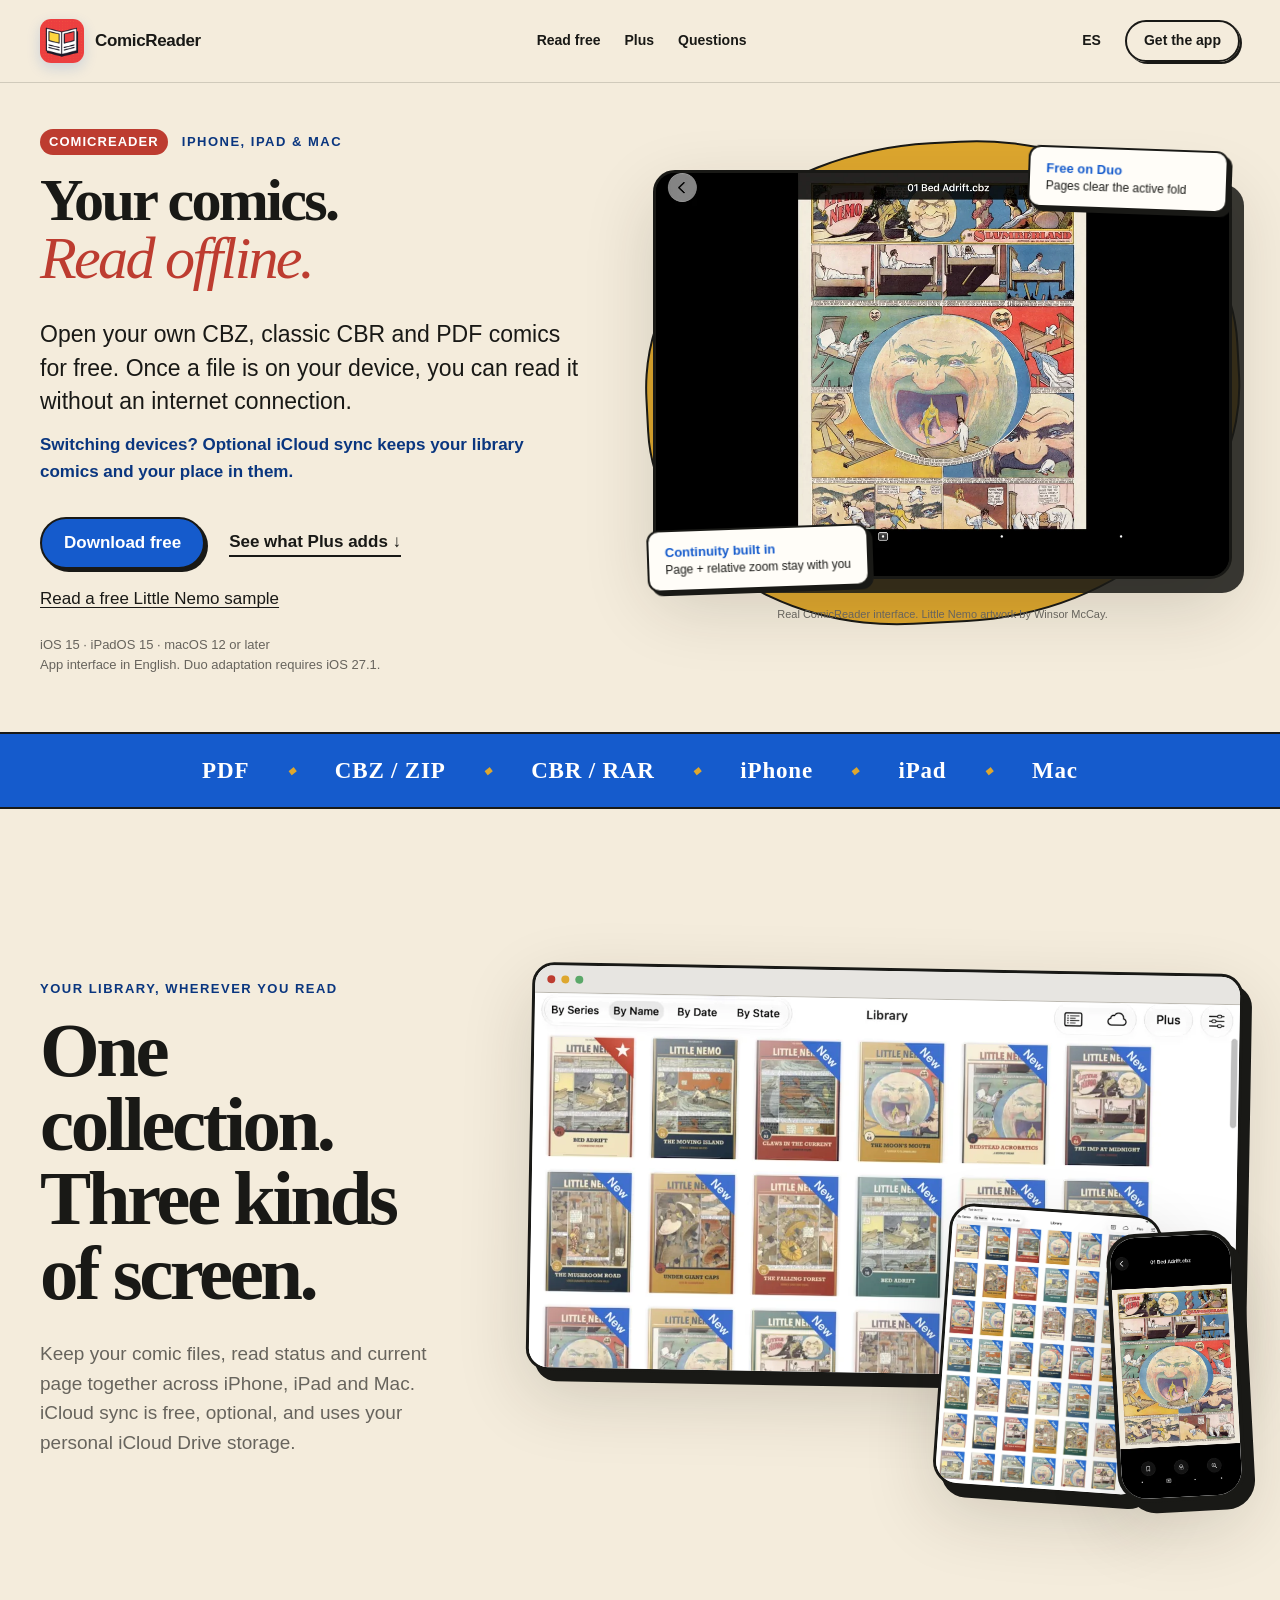
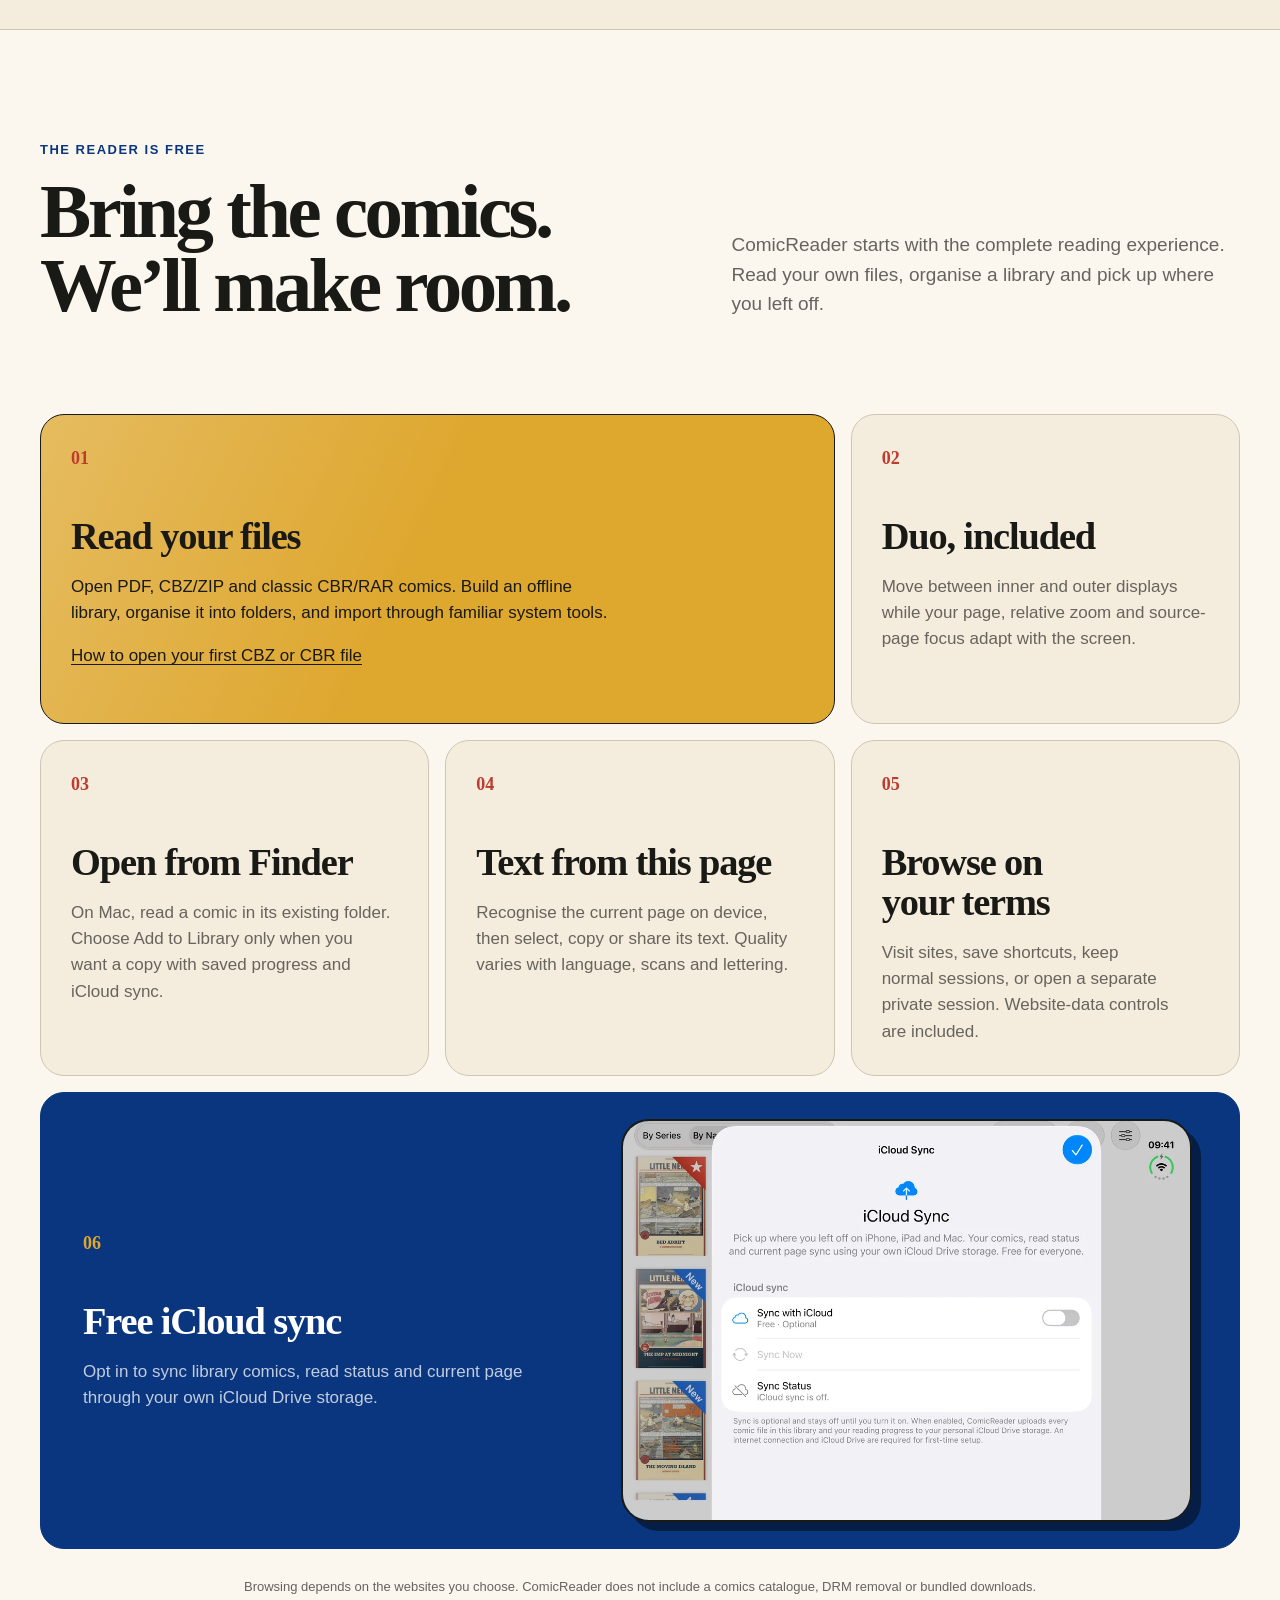
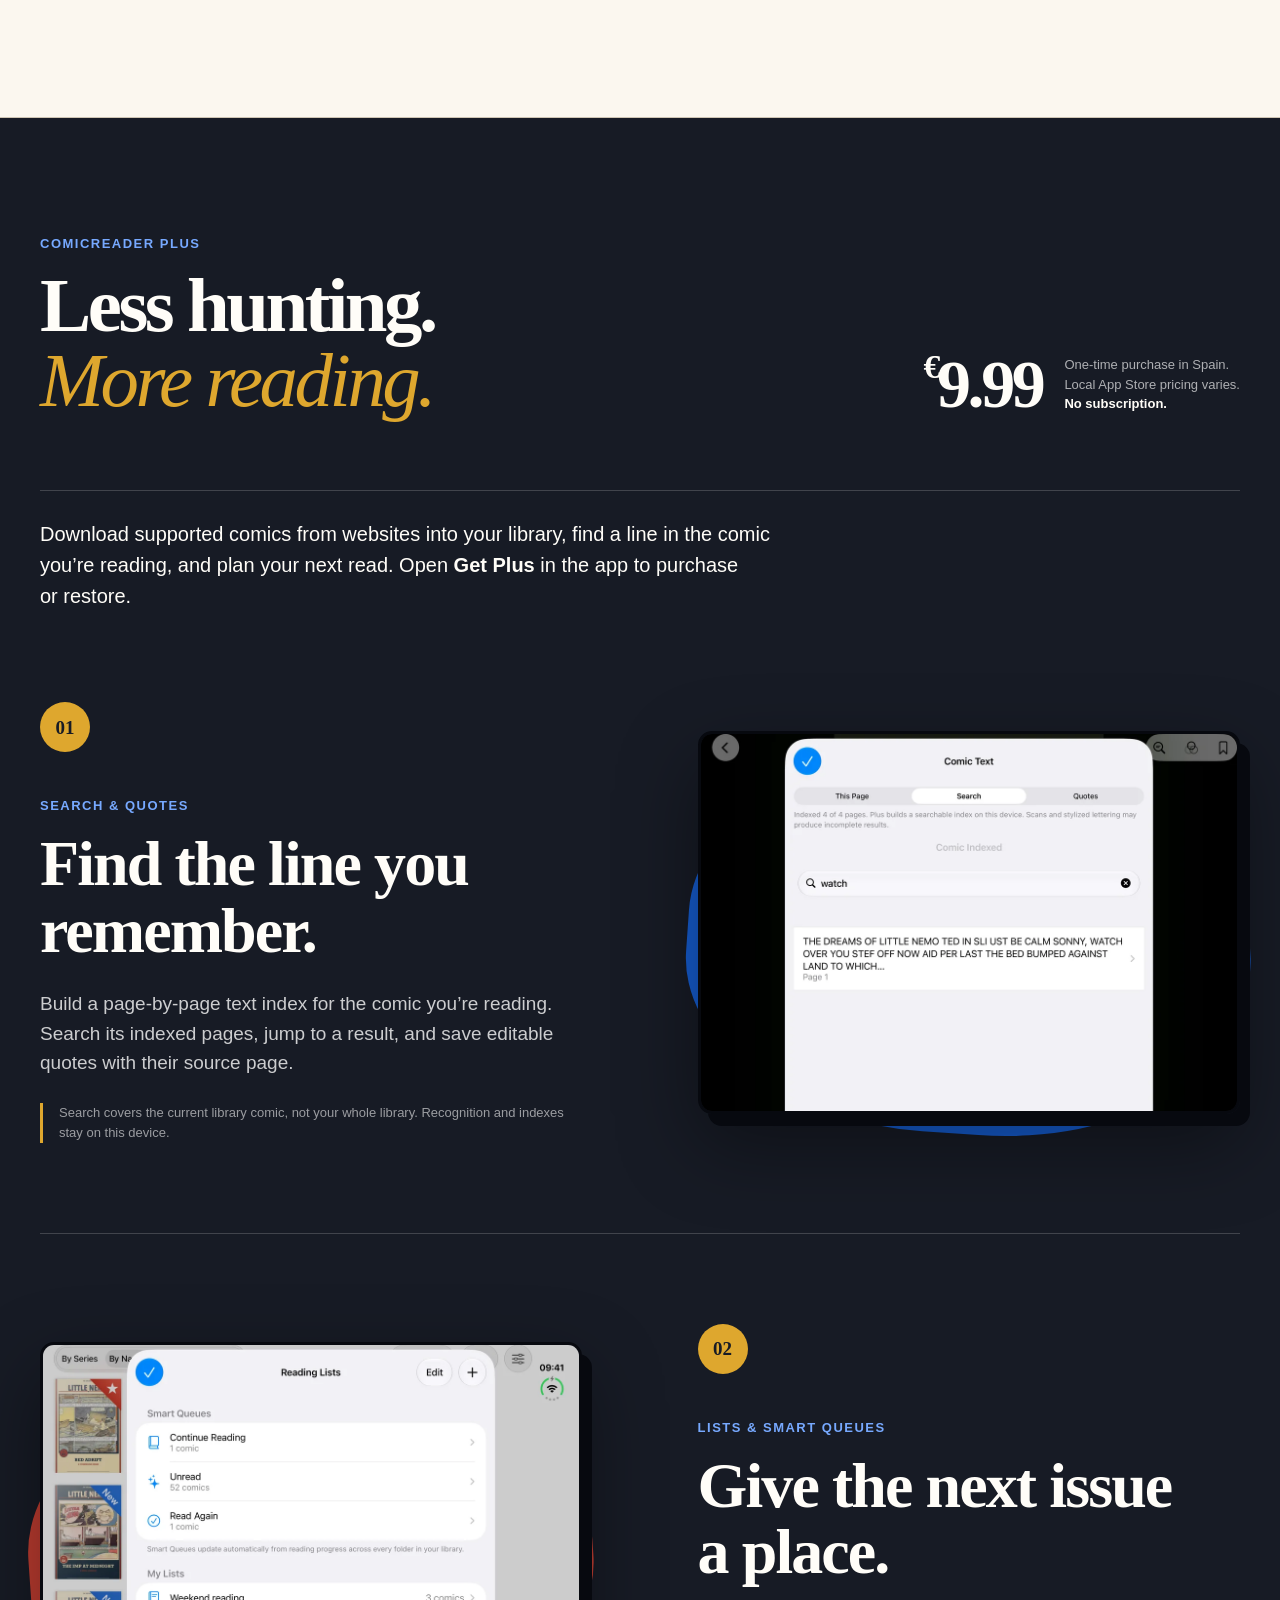
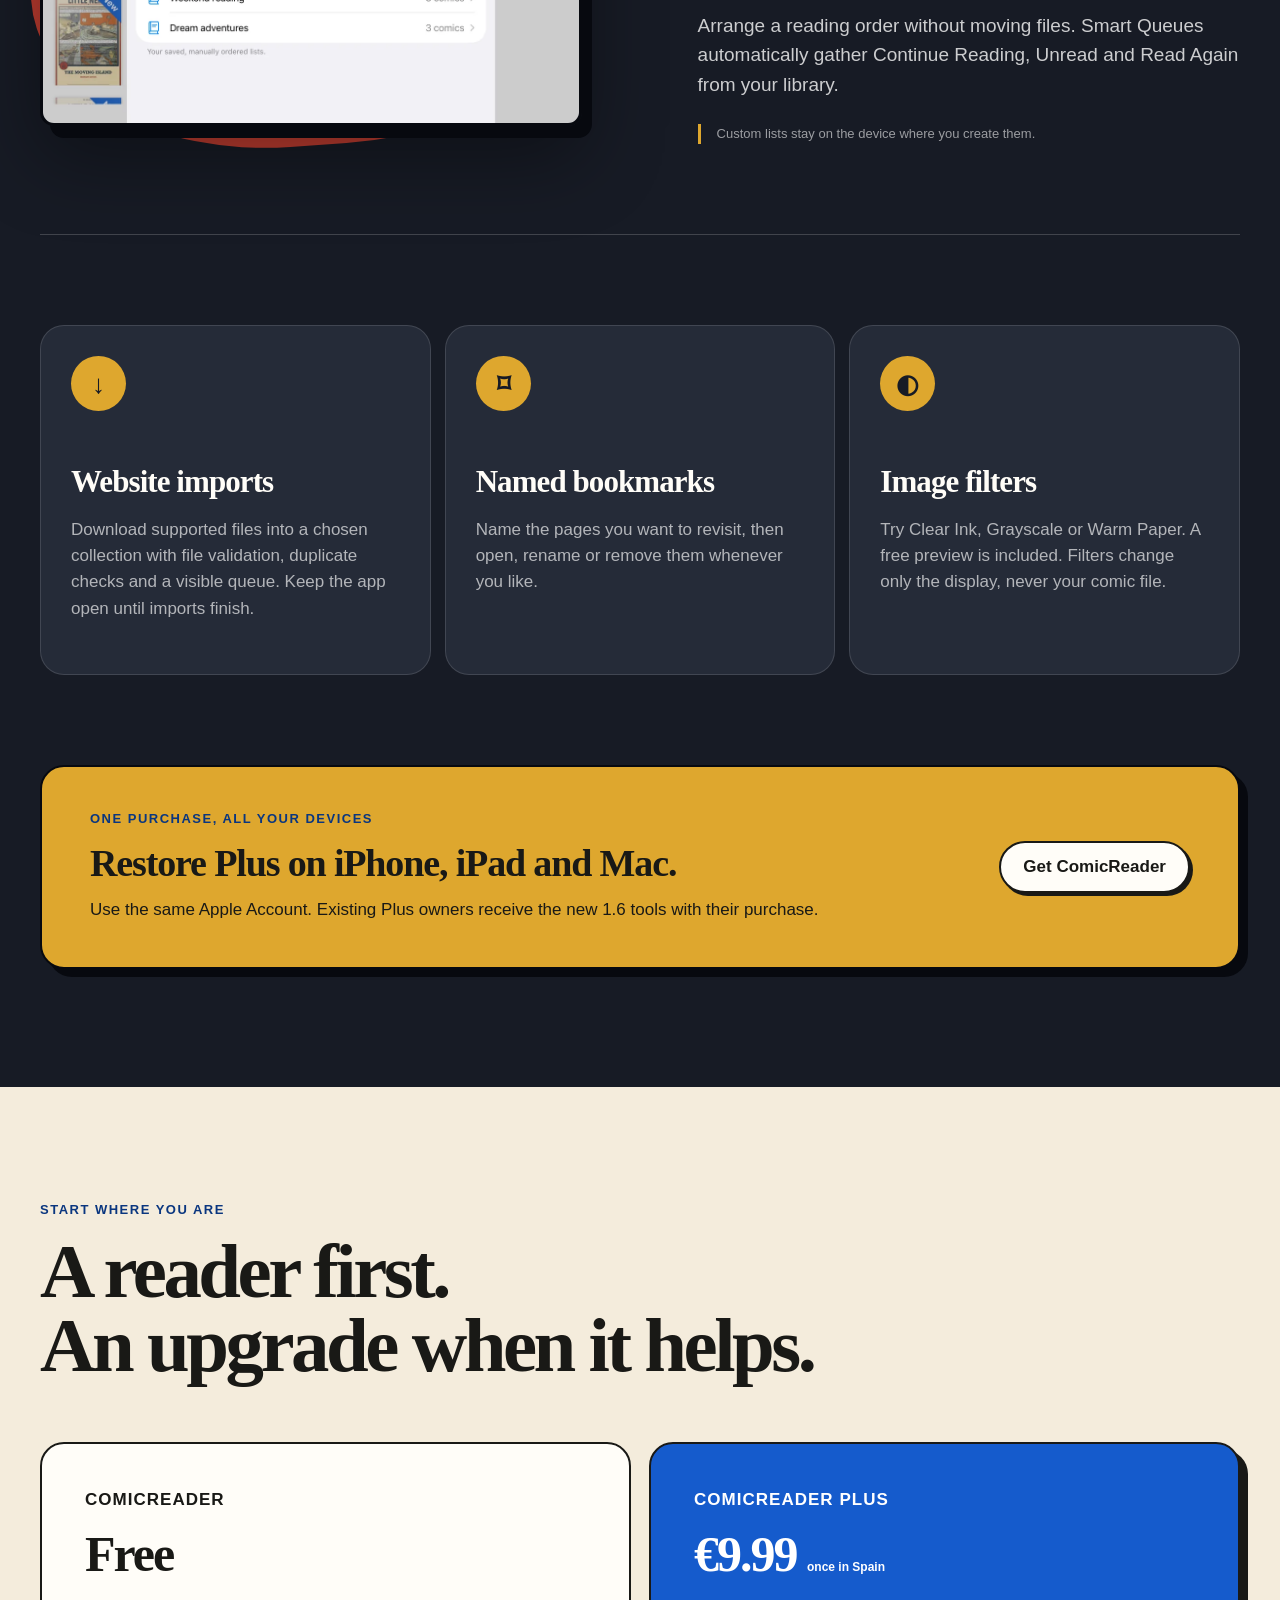
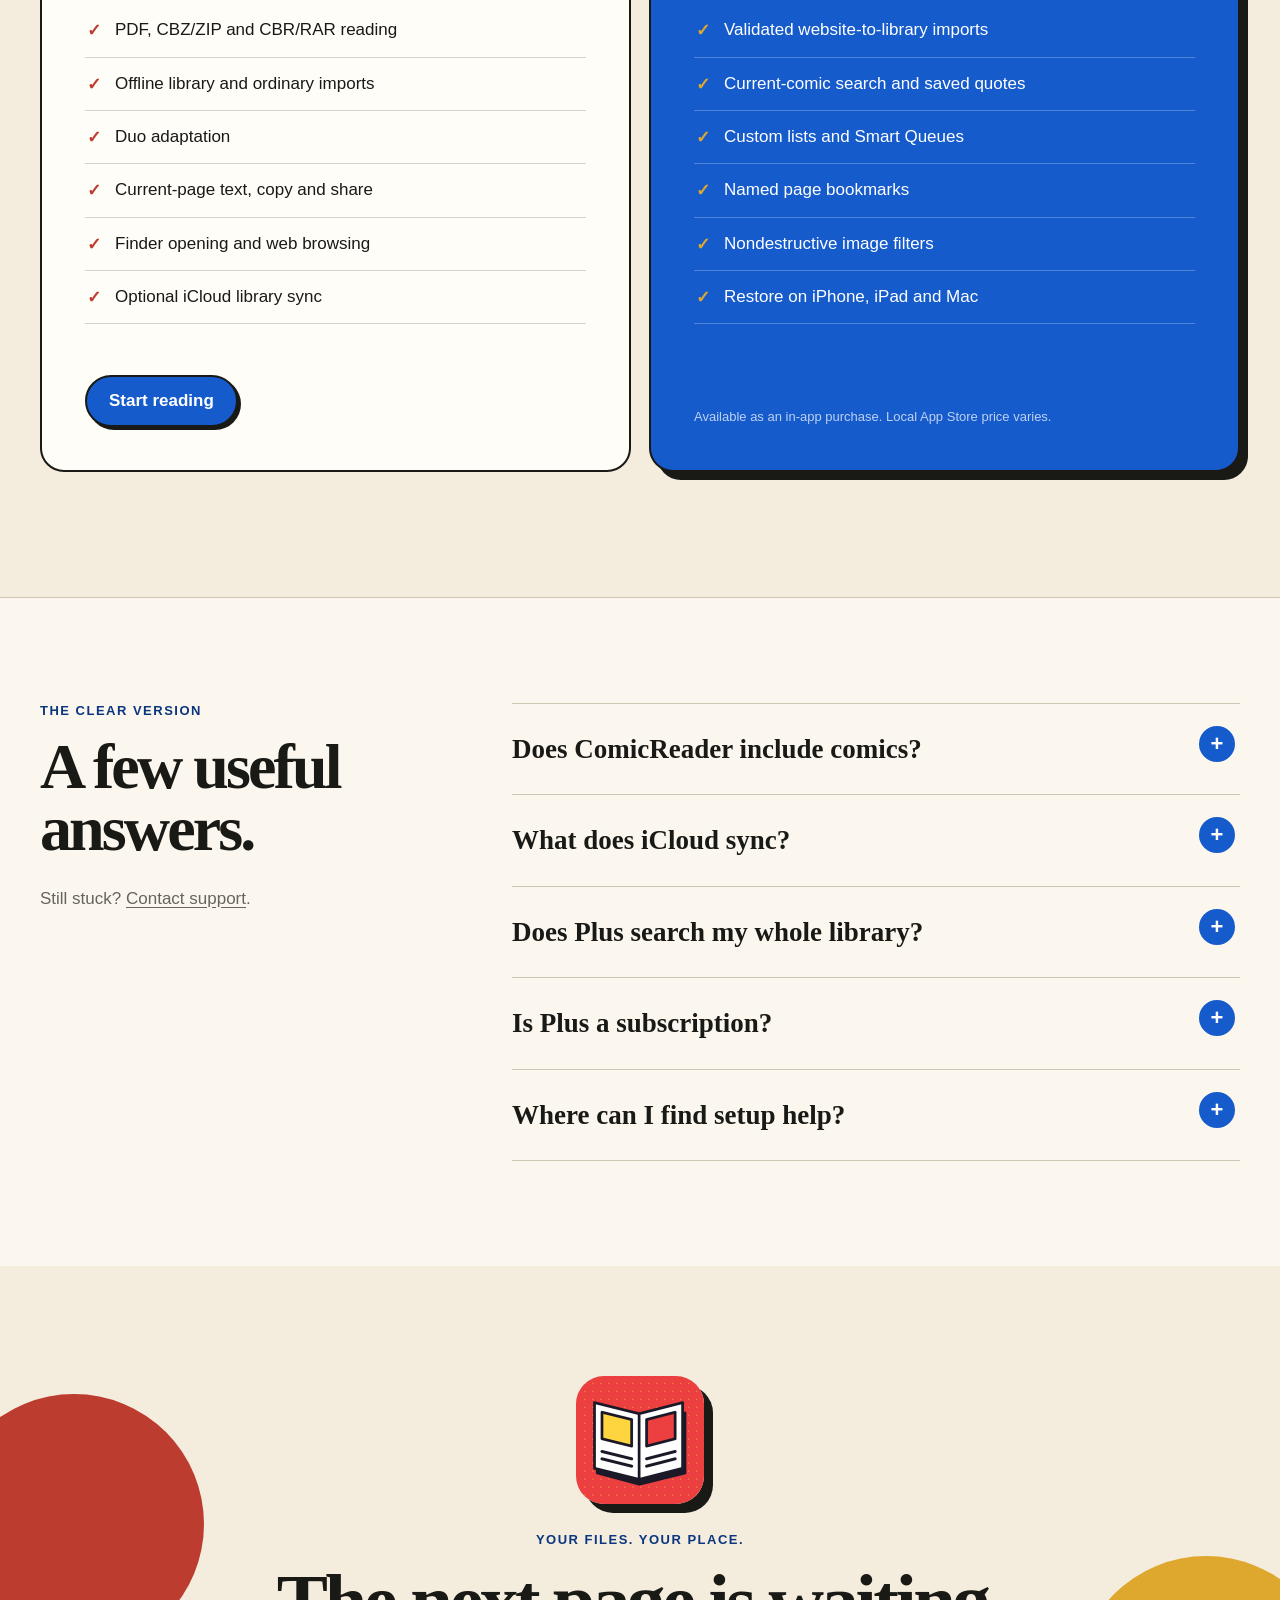
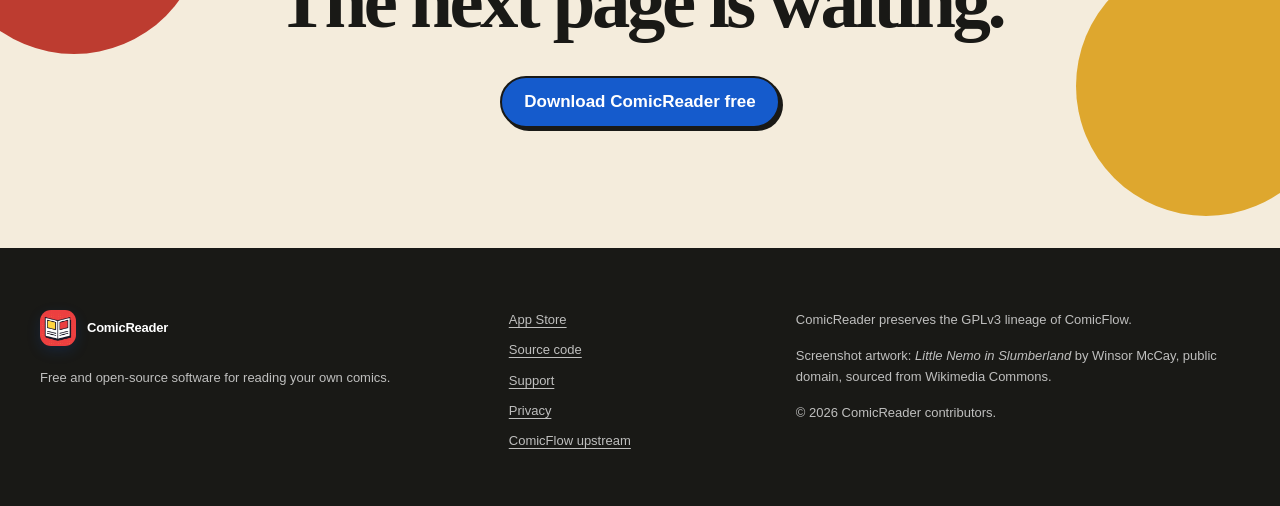
<file: docs/index.html>
<!doctype html>
<html lang="en">
<head>
  <meta charset="utf-8">
  <meta name="viewport" content="width=device-width, initial-scale=1">
  <title>ComicReader — Your comics on iPhone, iPad and Mac</title>
  <meta name="description" content="Read PDF, CBZ and CBR comics free on iPhone, iPad and Mac. Free optional iCloud sync, iPhone Duo support, and a one-time ComicReader Plus upgrade.">
  <meta name="theme-color" content="#f4ecdc">
  <meta name="color-scheme" content="light">
  <meta name="apple-itunes-app" content="app-id=1597314495, affiliate-data=pt=10014801&amp;ct=website_16&amp;mt=8">
  <link rel="canonical" href="https://pclemente.github.io/ComicReader/">
  <link rel="alternate" hreflang="en" href="https://pclemente.github.io/ComicReader/">
  <link rel="alternate" hreflang="es" href="https://pclemente.github.io/ComicReader/es/">
  <link rel="alternate" hreflang="x-default" href="https://pclemente.github.io/ComicReader/">
  <link rel="icon" href="assets/app-icon.png" type="image/png">
  <link rel="apple-touch-icon" href="assets/app-icon.png">
  <link rel="stylesheet" href="styles.css">

  <meta property="og:type" content="website">
  <meta property="og:site_name" content="ComicReader">
  <meta property="og:title" content="ComicReader — Read your comics offline on iPhone, iPad and Mac">
  <meta property="og:description" content="Open your own CBZ, classic CBR and PDF comics for free. Need a file to try? Read three original Little Nemo pages.">
  <meta property="og:url" content="https://pclemente.github.io/ComicReader/">
  <meta property="og:image" content="https://pclemente.github.io/ComicReader/assets/social.jpg">
  <meta property="og:image:width" content="1200">
  <meta property="og:image:height" content="630">
  <meta property="og:image:alt" content="ComicReader displaying a Little Nemo comic on Mac">
  <meta name="twitter:card" content="summary_large_image">
  <meta name="twitter:title" content="ComicReader — Your comics on iPhone, iPad and Mac">
  <meta name="twitter:description" content="Read free on iPhone, iPad and Mac. Optional iCloud sync. One-time Plus, no subscription.">
  <meta name="twitter:image" content="https://pclemente.github.io/ComicReader/assets/social.jpg">

  <script type="application/ld+json">
  {
    "@context": "https://schema.org",
    "@type": "SoftwareApplication",
    "name": "ComicReader",
    "description": "An open-source reader for your own PDF, CBZ and CBR comics on iPhone, iPad and Mac.",
    "applicationCategory": "MultimediaApplication",
    "operatingSystem": "iOS 15, iPadOS 15, macOS 12 or later",
    "softwareVersion": "1.6",
    "downloadUrl": "https://apps.apple.com/app/apple-store/id1597314495?pt=10014801&ct=website_16&mt=8",
    "license": "https://www.gnu.org/licenses/gpl-3.0.en.html",
    "offers": {
      "@type": "Offer",
      "price": "0",
      "priceCurrency": "EUR"
    }
  }
  </script>
</head>
<body>
  <a class="skip-link" href="#main">Skip to content</a>

  <header class="site-header">
    <div class="nav-shell">
      <a class="brand" href="./" aria-label="ComicReader home">
        <img src="assets/app-icon.png" alt="" width="44" height="44">
        <span>ComicReader</span>
      </a>
      <nav class="main-nav" aria-label="Main navigation">
        <a href="#free">Read free</a>
        <a href="#plus">Plus</a>
        <a href="#questions">Questions</a>
      </nav>
      <div class="nav-actions">
        <a class="language-link" href="es/" lang="es" hreflang="es" aria-label="Leer en español">ES</a>
        <a class="button button-small" href="https://apps.apple.com/app/apple-store/id1597314495?pt=10014801&amp;ct=website_16&amp;mt=8">Get the app</a>
      </div>
    </div>
  </header>

  <main id="main">
    <section class="hero section-shell" aria-labelledby="hero-title">
      <div class="hero-copy">
        <p class="eyebrow"><span>ComicReader</span> iPhone, iPad &amp; Mac</p>
        <h1 id="hero-title">Your comics.<br><em>Read offline.</em></h1>
        <p class="hero-lede">Open your own CBZ, classic CBR and PDF comics for free. Once a file is on your device, you can read it without an internet connection.</p>
        <p class="hero-continuity">Switching devices? Optional iCloud sync keeps your library comics and your place in them.</p>
        <div class="cta-row">
          <a class="button button-primary" href="https://apps.apple.com/app/apple-store/id1597314495?pt=10014801&amp;ct=website_16&amp;mt=8">Download free</a>
          <a class="text-link" href="#plus">See what Plus adds <span aria-hidden="true">↓</span></a>
        </div>
        <p><a href="open-comic-files/#sample">Read a free Little Nemo sample</a></p>
        <p class="compatibility">iOS 15 · iPadOS 15 · macOS 12 or later<br>App interface in English. Duo adaptation requires iOS 27.1.</p>
      </div>

      <figure class="hero-visual">
        <div class="visual-note note-top"><strong>Free on Duo</strong><span>Pages clear the active fold</span></div>
        <div class="screenshot-frame duo-frame">
          <img src="assets/duo-reader.webp" width="1100" height="774" alt="ComicReader displaying a Little Nemo page across the open iPhone Duo screen" fetchpriority="high">
        </div>
        <div class="visual-note note-bottom"><strong>Continuity built in</strong><span>Page + relative zoom stay with you</span></div>
        <figcaption>Real ComicReader interface. Little Nemo artwork by Winsor McCay.</figcaption>
      </figure>
    </section>

    <section class="marquee" aria-label="Supported formats and devices">
      <div class="marquee-track">
        <span>PDF</span><i aria-hidden="true">◆</i><span>CBZ / ZIP</span><i aria-hidden="true">◆</i><span>CBR / RAR</span><i aria-hidden="true">◆</i><span>iPhone</span><i aria-hidden="true">◆</i><span>iPad</span><i aria-hidden="true">◆</i><span>Mac</span>
      </div>
    </section>

    <section class="devices section-shell" aria-labelledby="devices-title">
      <div class="section-intro">
        <p class="eyebrow">Your library, wherever you read</p>
        <h2 id="devices-title">One collection.<br>Three kinds of screen.</h2>
        <p>Keep your comic files, read status and current page together across iPhone, iPad and Mac. iCloud sync is free, optional, and uses your personal iCloud Drive storage.</p>
      </div>

      <div class="device-stage" aria-label="ComicReader interfaces on Mac, iPad and iPhone">
        <figure class="device device-mac">
          <div class="device-bar" aria-hidden="true"><span></span><span></span><span></span></div>
          <img src="assets/mac-library.webp" width="1100" height="584" alt="ComicReader library grid on Mac" loading="lazy">
        </figure>
        <figure class="device device-ipad">
          <img src="assets/ipad-library.webp" width="560" height="747" alt="ComicReader library on iPad" loading="lazy">
        </figure>
        <figure class="device device-iphone">
          <img src="assets/iphone-reader.webp" width="430" height="935" alt="ComicReader displaying a comic page on iPhone" loading="lazy">
        </figure>
      </div>
    </section>

    <section class="free-section" id="free" aria-labelledby="free-title">
      <div class="section-shell">
        <div class="free-heading">
          <div>
            <p class="eyebrow">The reader is free</p>
            <h2 id="free-title">Bring the comics.<br>We’ll make room.</h2>
          </div>
          <p>ComicReader starts with the complete reading experience. Read your own files, organise a library and pick up where you left off.</p>
        </div>

        <div class="feature-grid free-grid">
          <article class="feature-card feature-wide">
            <span class="feature-number">01</span>
            <h3>Read your files</h3>
            <p>Open PDF, CBZ/ZIP and classic CBR/RAR comics. Build an offline library, organise it into folders, and import through familiar system tools.</p>
            <p><a href="open-comic-files/">How to open your first CBZ or CBR file</a></p>
          </article>
          <article class="feature-card">
            <span class="feature-number">02</span>
            <h3>Duo, included</h3>
            <p>Move between inner and outer displays while your page, relative zoom and source-page focus adapt with the screen.</p>
          </article>
          <article class="feature-card">
            <span class="feature-number">03</span>
            <h3>Open from Finder</h3>
            <p>On Mac, read a comic in its existing folder. Choose Add to Library only when you want a copy with saved progress and iCloud sync.</p>
          </article>
          <article class="feature-card">
            <span class="feature-number">04</span>
            <h3>Text from this page</h3>
            <p>Recognise the current page on device, then select, copy or share its text. Quality varies with language, scans and lettering.</p>
          </article>
          <article class="feature-card">
            <span class="feature-number">05</span>
            <h3>Browse on your terms</h3>
            <p>Visit sites, save shortcuts, keep normal sessions, or open a separate private session. Website-data controls are included.</p>
          </article>
          <article class="feature-card feature-cloud">
            <div>
              <span class="feature-number">06</span>
              <h3>Free iCloud sync</h3>
              <p>Opt in to sync library comics, read status and current page through your own iCloud Drive storage.</p>
            </div>
            <img src="assets/icloud.webp" width="1100" height="774" alt="ComicReader’s optional iCloud Sync screen" loading="lazy">
          </article>
        </div>
        <p class="section-footnote">Browsing depends on the websites you choose. ComicReader does not include a comics catalogue, DRM removal or bundled downloads.</p>
      </div>
    </section>

    <section class="plus-section" id="plus" aria-labelledby="plus-title">
      <div class="section-shell">
        <div class="plus-hero">
          <div>
            <p class="eyebrow">ComicReader Plus</p>
            <h2 id="plus-title">Less hunting.<br><em>More reading.</em></h2>
          </div>
          <div class="price-block">
            <p class="price"><span>€</span>9.99</p>
            <p>One-time purchase in Spain.<br>Local App Store pricing varies.<br><strong>No subscription.</strong></p>
          </div>
        </div>

        <p class="plus-intro">Download supported comics from websites into your library, find a line in the comic you’re reading, and plan your next read. Open <strong>Get Plus</strong> in the app to purchase or restore.</p>

        <div class="plus-story plus-story-search">
          <div class="plus-copy">
            <span class="plus-index">01</span>
            <p class="eyebrow">Search &amp; Quotes</p>
            <h3>Find the line you remember.</h3>
            <p>Build a page-by-page text index for the comic you’re reading. Search its indexed pages, jump to a result, and save editable quotes with their source page.</p>
            <p class="precise-note">Search covers the current library comic, not your whole library. Recognition and indexes stay on this device.</p>
          </div>
          <figure class="plus-shot">
            <img src="assets/plus-search.webp" width="1100" height="774" alt="ComicReader Plus searching recognised text in the current comic" loading="lazy">
          </figure>
        </div>

        <div class="plus-story plus-story-lists">
          <figure class="plus-shot">
            <img src="assets/plus-lists.webp" width="1100" height="774" alt="ComicReader Plus Reading Lists and Smart Queues" loading="lazy">
          </figure>
          <div class="plus-copy">
            <span class="plus-index">02</span>
            <p class="eyebrow">Lists &amp; Smart Queues</p>
            <h3>Give the next issue a place.</h3>
            <p>Arrange a reading order without moving files. Smart Queues automatically gather Continue Reading, Unread and Read Again from your library.</p>
            <p class="precise-note">Custom lists stay on the device where you create them.</p>
          </div>
        </div>

        <div class="plus-tools">
          <article>
            <span aria-hidden="true">↓</span>
            <h3>Website imports</h3>
            <p>Download supported files into a chosen collection with file validation, duplicate checks and a visible queue. Keep the app open until imports finish.</p>
          </article>
          <article>
            <span aria-hidden="true">⌑</span>
            <h3>Named bookmarks</h3>
            <p>Name the pages you want to revisit, then open, rename or remove them whenever you like.</p>
          </article>
          <article>
            <span aria-hidden="true">◐</span>
            <h3>Image filters</h3>
            <p>Try Clear Ink, Grayscale or Warm Paper. A free preview is included. Filters change only the display, never your comic file.</p>
          </article>
        </div>

        <div class="purchase-banner">
          <div>
            <p class="eyebrow">One purchase, all your devices</p>
            <h3>Restore Plus on iPhone, iPad and Mac.</h3>
            <p>Use the same Apple Account. Existing Plus owners receive the new 1.6 tools with their purchase.</p>
          </div>
          <a class="button button-light" href="https://apps.apple.com/app/apple-store/id1597314495?pt=10014801&amp;ct=website_16&amp;mt=8">Get ComicReader</a>
        </div>
      </div>
    </section>

    <section class="choice-section section-shell" aria-labelledby="choice-title">
      <div class="section-intro compact-intro">
        <p class="eyebrow">Start where you are</p>
        <h2 id="choice-title">A reader first.<br>An upgrade when it helps.</h2>
      </div>
      <div class="choice-grid">
        <article class="choice-card choice-free">
          <p class="choice-label">ComicReader</p>
          <p class="choice-price">Free</p>
          <ul>
            <li>PDF, CBZ/ZIP and CBR/RAR reading</li>
            <li>Offline library and ordinary imports</li>
            <li>Duo adaptation</li>
            <li>Current-page text, copy and share</li>
            <li>Finder opening and web browsing</li>
            <li>Optional iCloud library sync</li>
          </ul>
          <a class="button button-primary" href="https://apps.apple.com/app/apple-store/id1597314495?pt=10014801&amp;ct=website_16&amp;mt=8">Start reading</a>
        </article>
        <article class="choice-card choice-plus">
          <p class="choice-label">ComicReader Plus</p>
          <p class="choice-price">€9.99 <small>once in Spain</small></p>
          <ul>
            <li>Validated website-to-library imports</li>
            <li>Current-comic search and saved quotes</li>
            <li>Custom lists and Smart Queues</li>
            <li>Named page bookmarks</li>
            <li>Nondestructive image filters</li>
            <li>Restore on iPhone, iPad and Mac</li>
          </ul>
          <p class="in-app-note">Available as an in-app purchase. Local App Store price varies.</p>
        </article>
      </div>
    </section>

    <section class="faq-section" id="questions" aria-labelledby="faq-title">
      <div class="section-shell faq-layout">
        <div class="faq-heading">
          <p class="eyebrow">The clear version</p>
          <h2 id="faq-title">A few useful answers.</h2>
          <p>Still stuck? <a href="https://pabloclementeperez.wordpress.com/support/">Contact support</a>.</p>
        </div>
        <div class="faq-list">
          <details>
            <summary>Does ComicReader include comics?</summary>
            <p>No. You bring your own supported files and choose any websites you visit. ComicReader has no catalogue, bundled comics or DRM removal.</p>
          </details>
          <details>
            <summary>What does iCloud sync?</summary>
            <p>If you opt in, your library comic files, read status and current page sync using your personal iCloud Drive storage. Sufficient storage and an internet connection are required.</p>
          </details>
          <details>
            <summary>Does Plus search my whole library?</summary>
            <p>No. Plus indexes and searches the current library comic. Search indexes, quotes, lists and bookmarks stay local to each device and are not included in iCloud sync.</p>
          </details>
          <details>
            <summary>Is Plus a subscription?</summary>
            <p>No. Plus is one non-consumable purchase: €9.99 at the Spain base price, with local pricing shown by the App Store. Restore it on your devices with the same Apple Account.</p>
          </details>
          <details>
            <summary>Where can I find setup help?</summary>
            <p>Start with <a href="open-comic-files/">opening your first comic on iPhone, iPad or Mac</a>. For more detail, see the technical guides to <a href="https://github.com/pclemente/ComicReader/blob/main/docs/MacDocuments.md">Finder file associations</a> and <a href="https://github.com/pclemente/ComicReader/blob/main/docs/WebBrowser.md">website imports</a>.</p>
          </details>
        </div>
      </div>
    </section>

    <section class="final-cta" aria-labelledby="final-title">
      <div class="section-shell">
        <img src="assets/app-icon.png" width="128" height="128" alt="ComicReader app icon" loading="lazy">
        <p class="eyebrow">Your files. Your place.</p>
        <h2 id="final-title">The next page is waiting.</h2>
        <a class="button button-primary" href="https://apps.apple.com/app/apple-store/id1597314495?pt=10014801&amp;ct=website_16&amp;mt=8">Download ComicReader free</a>
      </div>
    </section>
  </main>

  <footer class="site-footer">
    <div class="section-shell footer-grid">
      <div>
        <a class="brand footer-brand" href="./" aria-label="ComicReader home">
          <img src="assets/app-icon.png" alt="" width="36" height="36">
          <span>ComicReader</span>
        </a>
        <p>Free and open-source software for reading your own comics.</p>
      </div>
      <nav aria-label="Project links">
        <a href="https://apps.apple.com/app/apple-store/id1597314495?pt=10014801&amp;ct=website_16&amp;mt=8">App Store</a>
        <a href="https://github.com/pclemente/ComicReader">Source code</a>
        <a href="https://pabloclementeperez.wordpress.com/support/">Support</a>
        <a href="privacy/">Privacy</a>
        <a href="https://github.com/swisspol/ComicFlow">ComicFlow upstream</a>
      </nav>
      <div class="footer-notes">
        <p>ComicReader preserves the GPLv3 lineage of ComicFlow.</p>
        <p>Screenshot artwork: <cite>Little Nemo in Slumberland</cite> by Winsor McCay, public domain, sourced from Wikimedia Commons.</p>
        <p>© 2026 ComicReader contributors.</p>
      </div>
    </div>
  </footer>
</body>
</html>
</file>
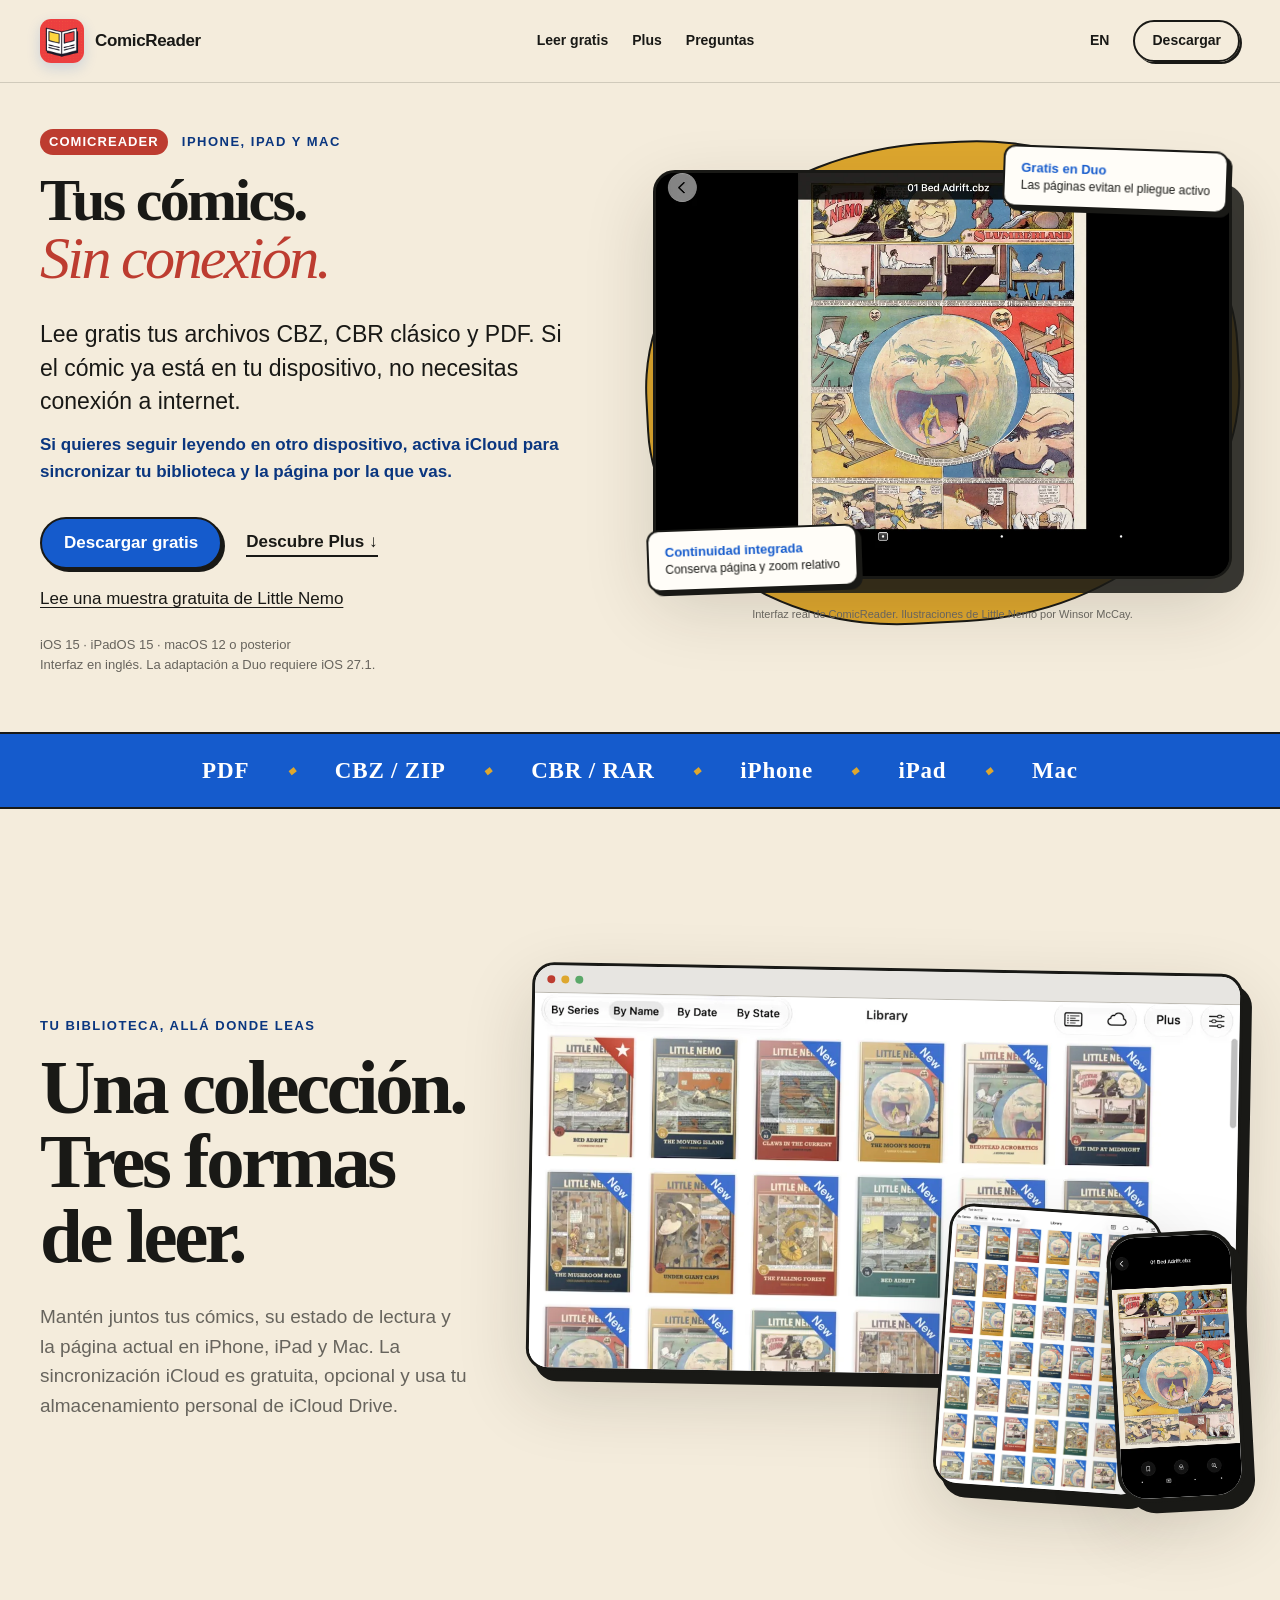
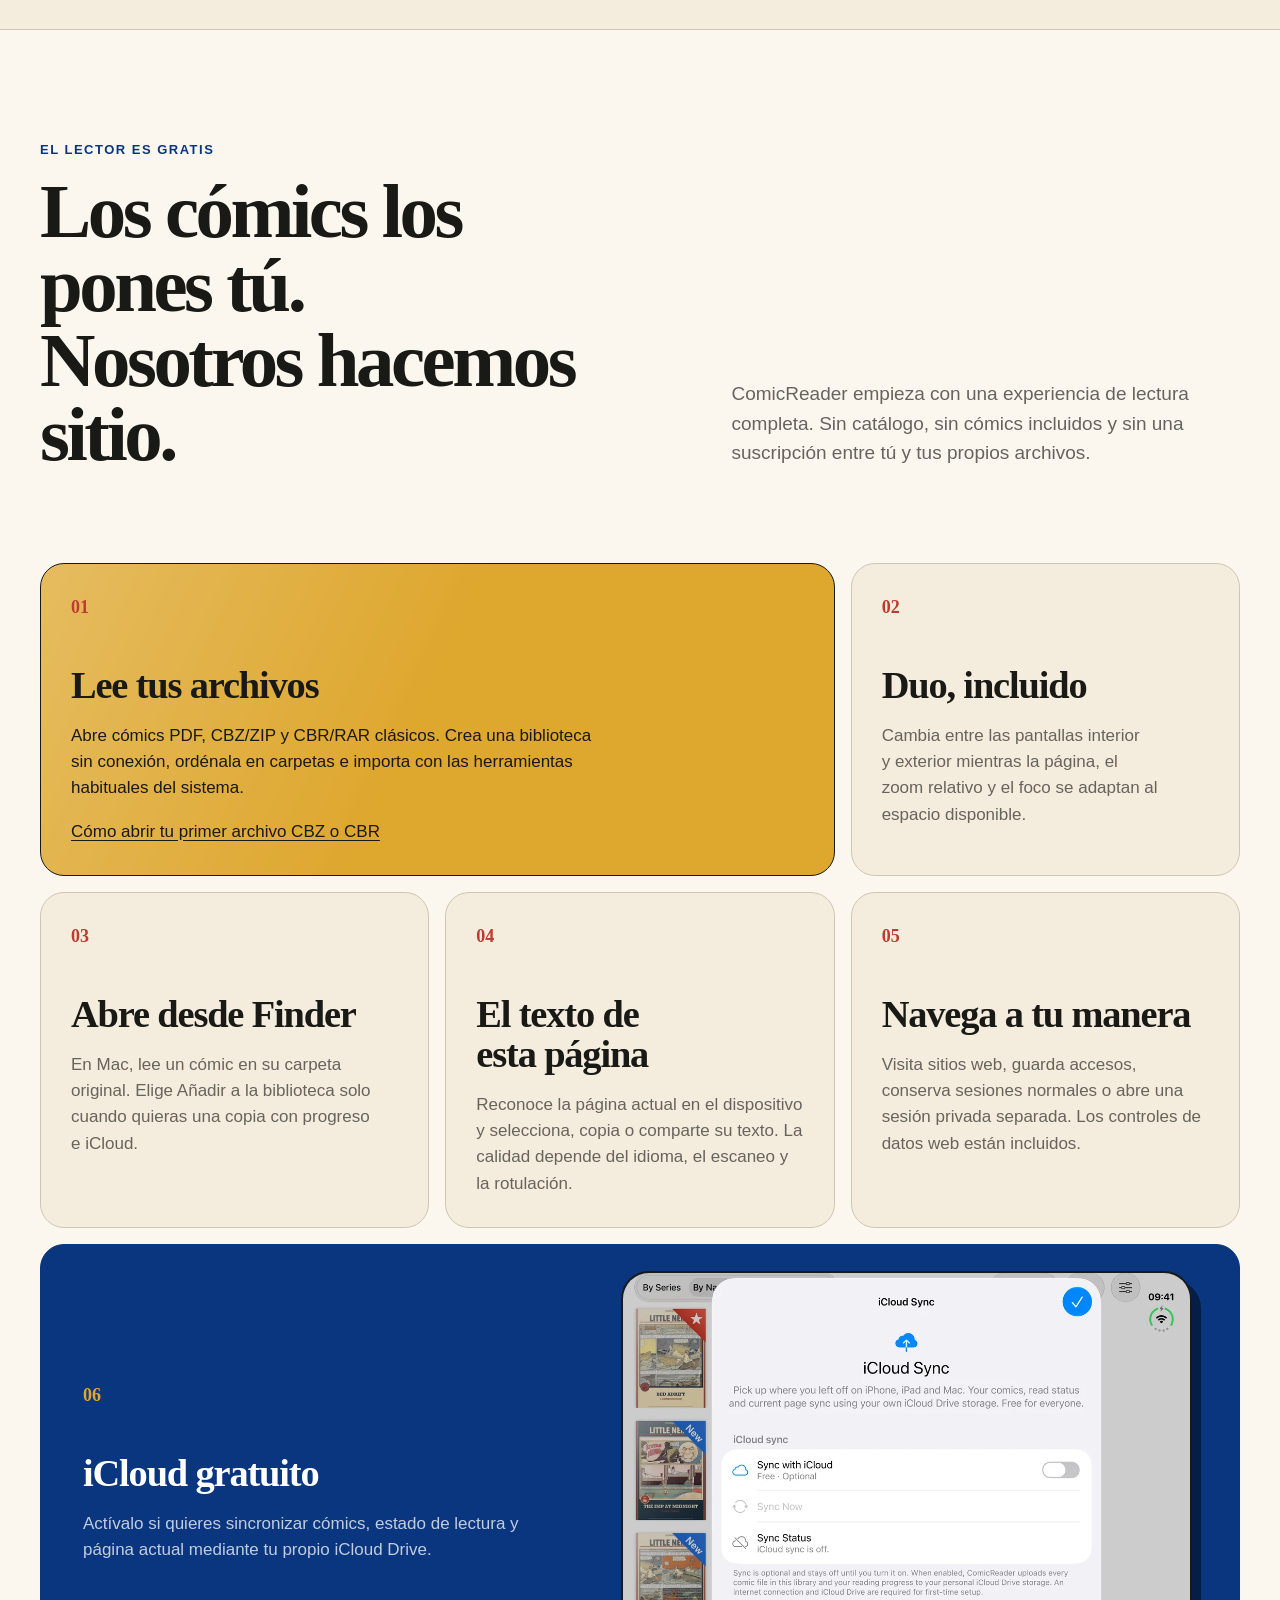
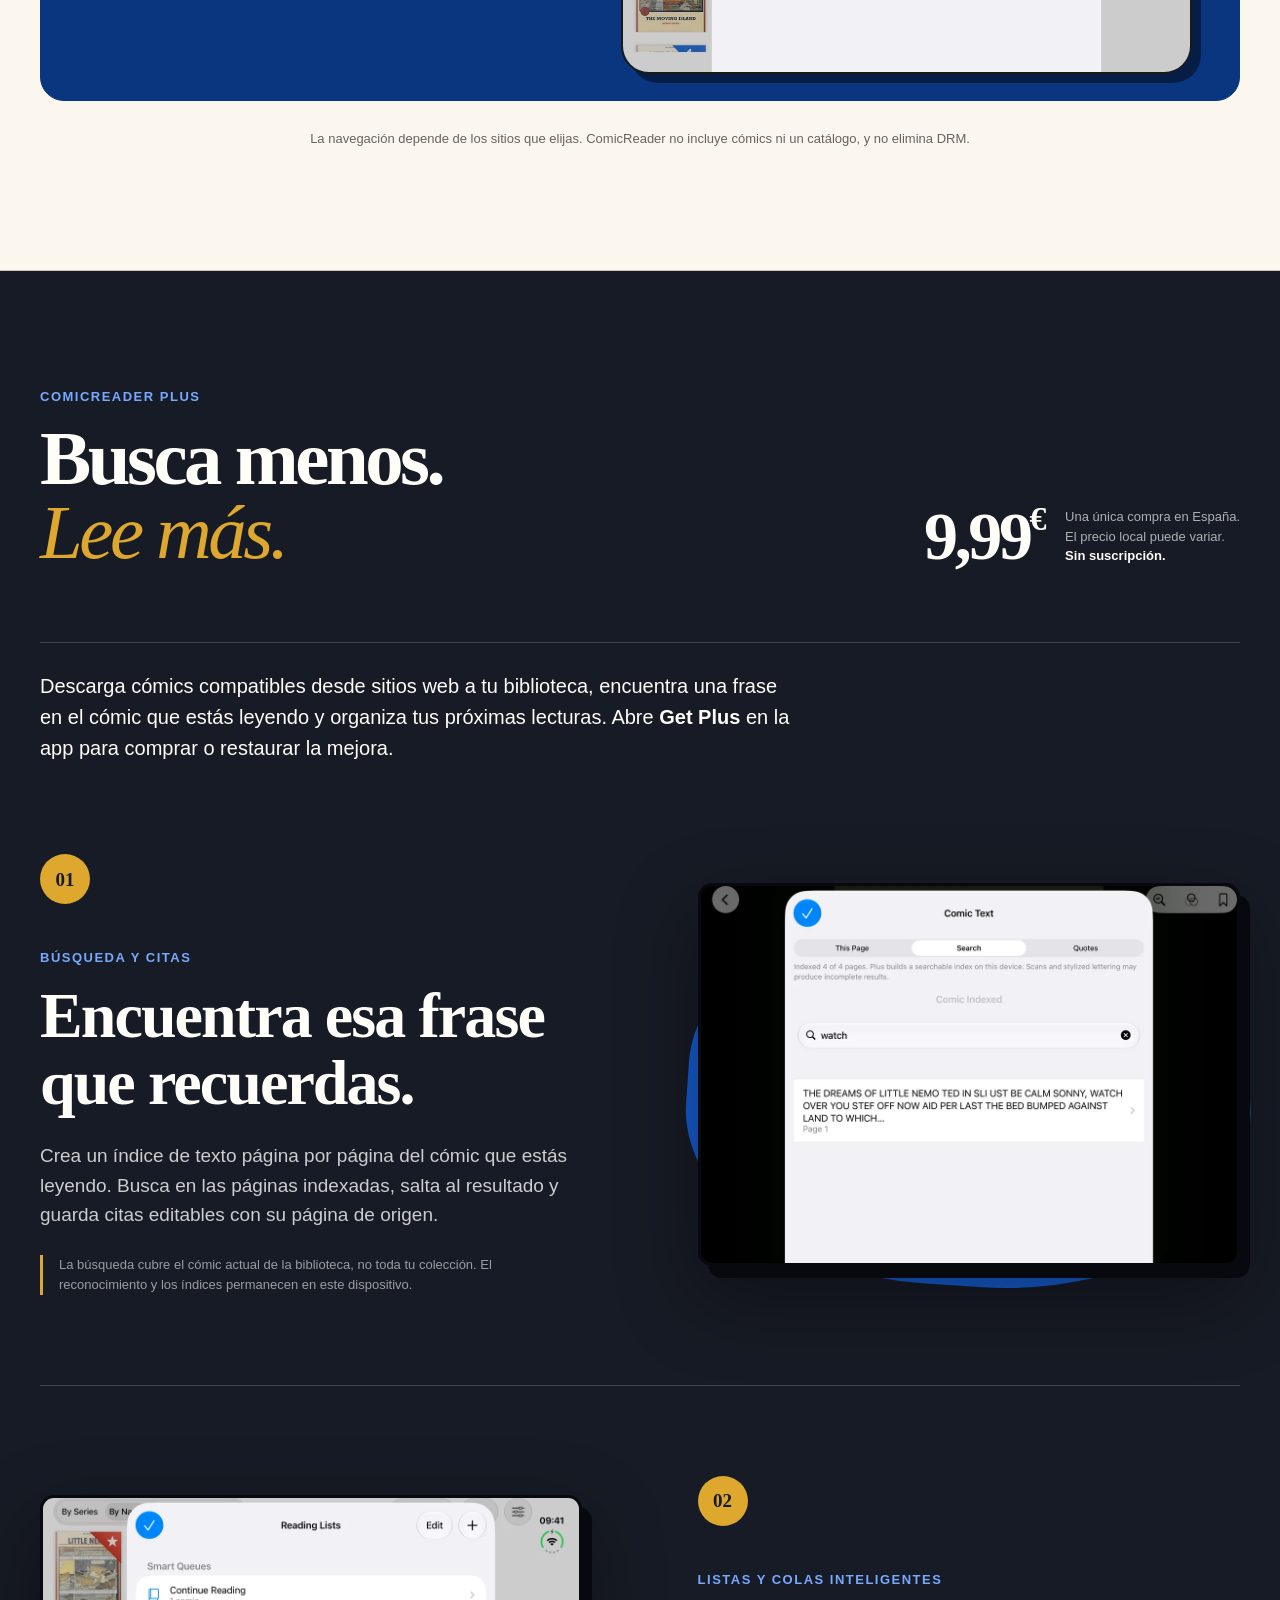
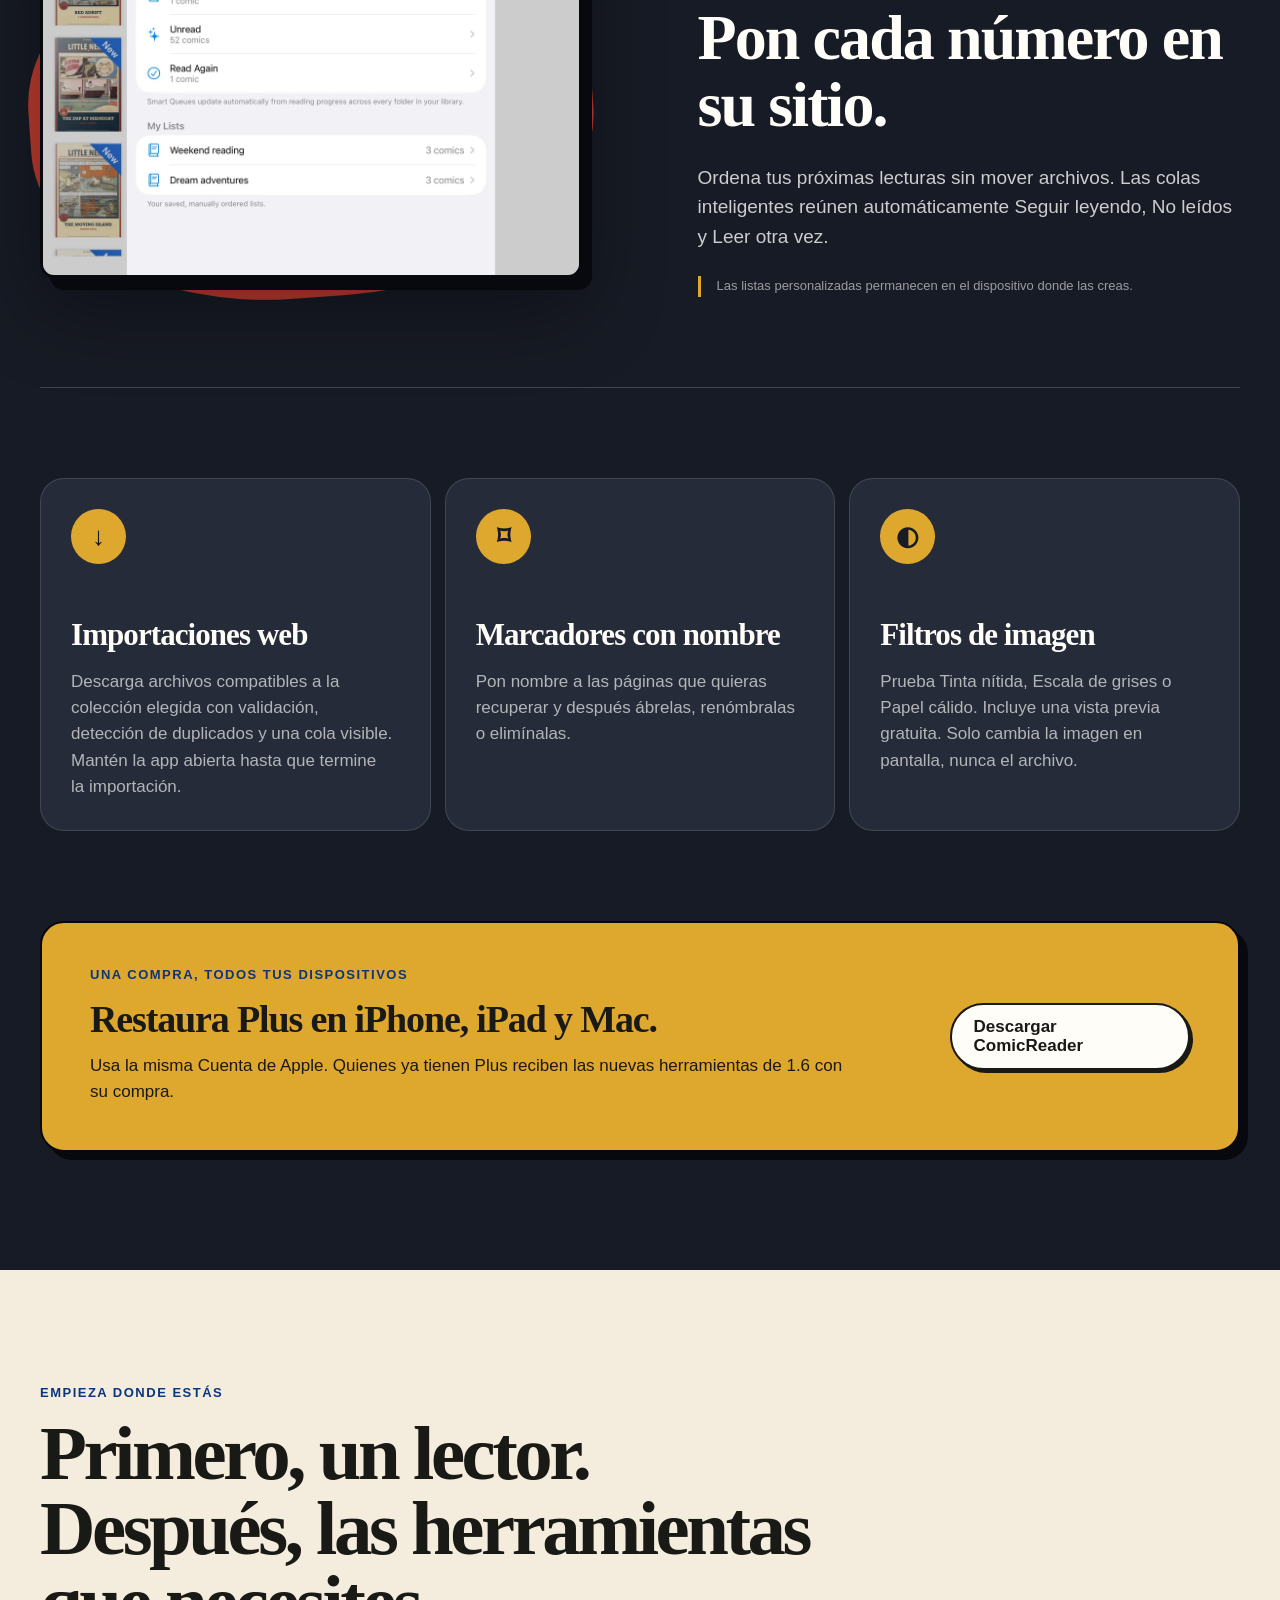
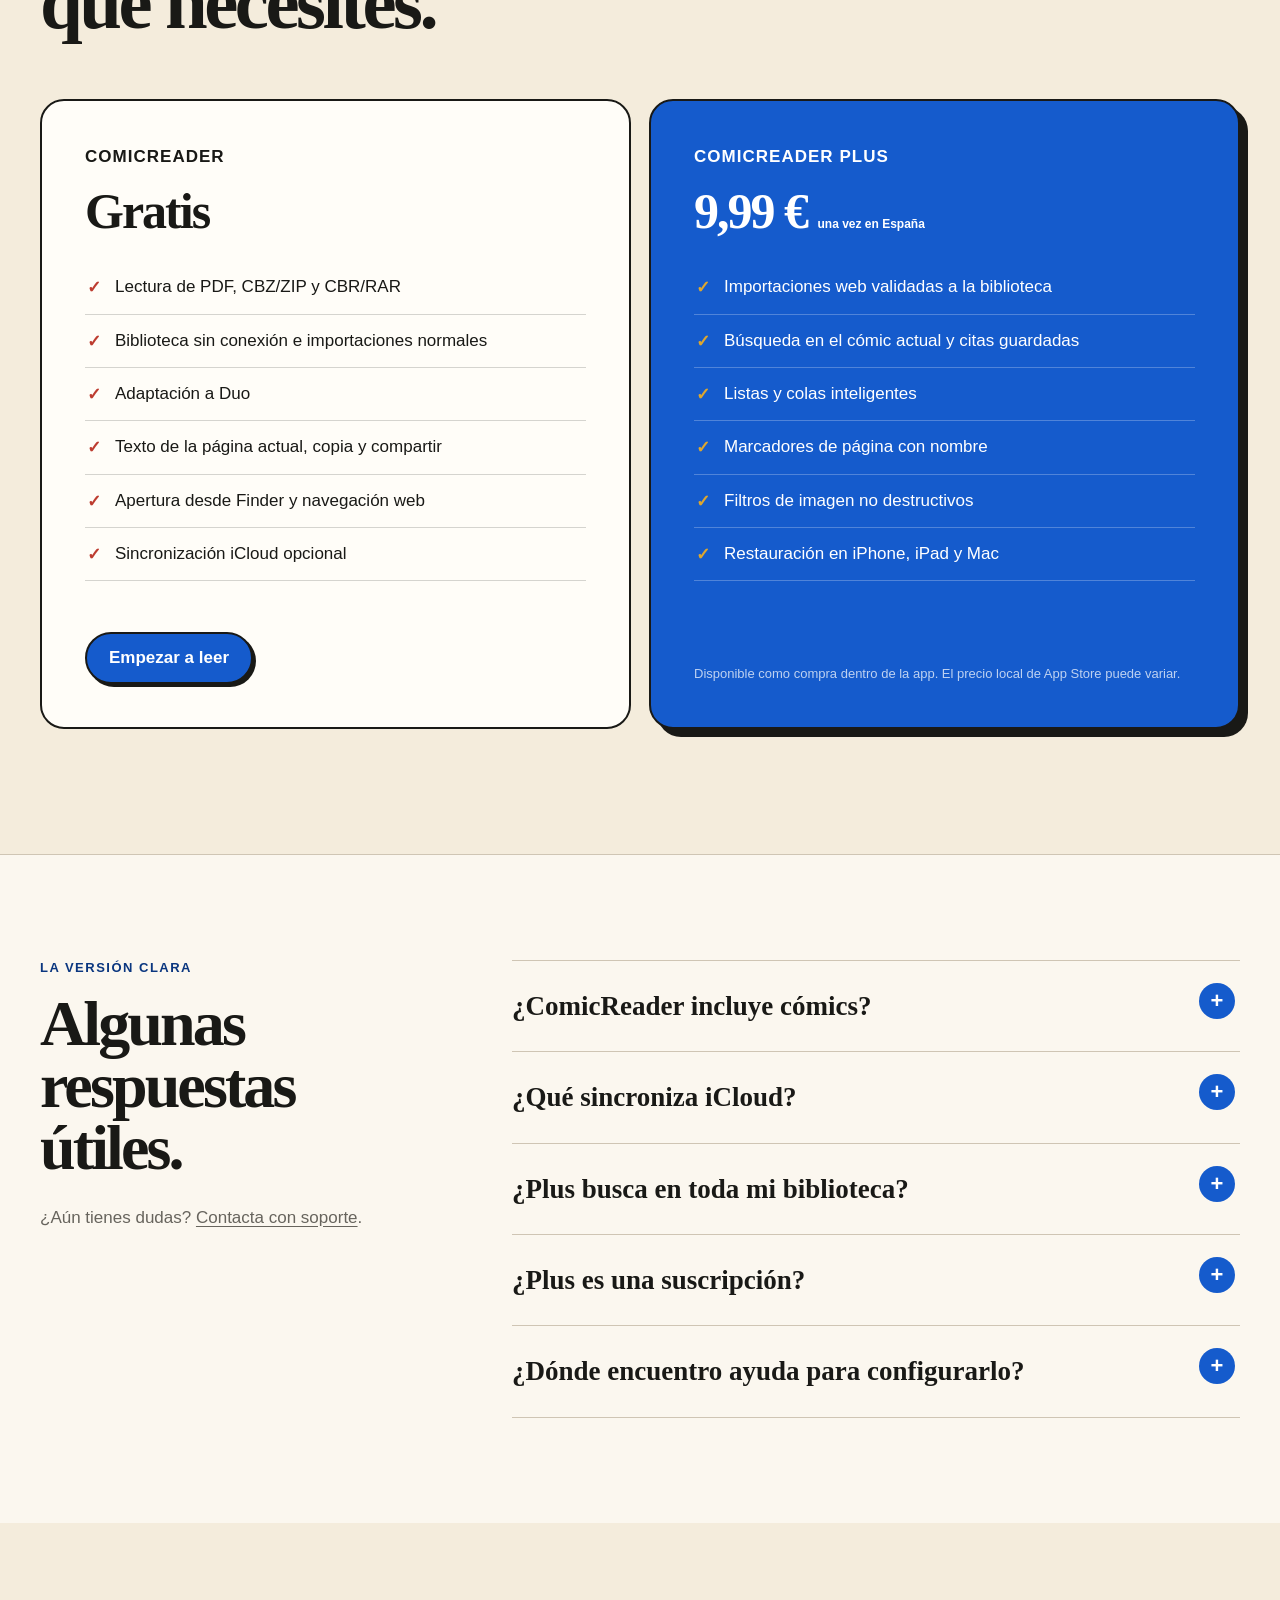
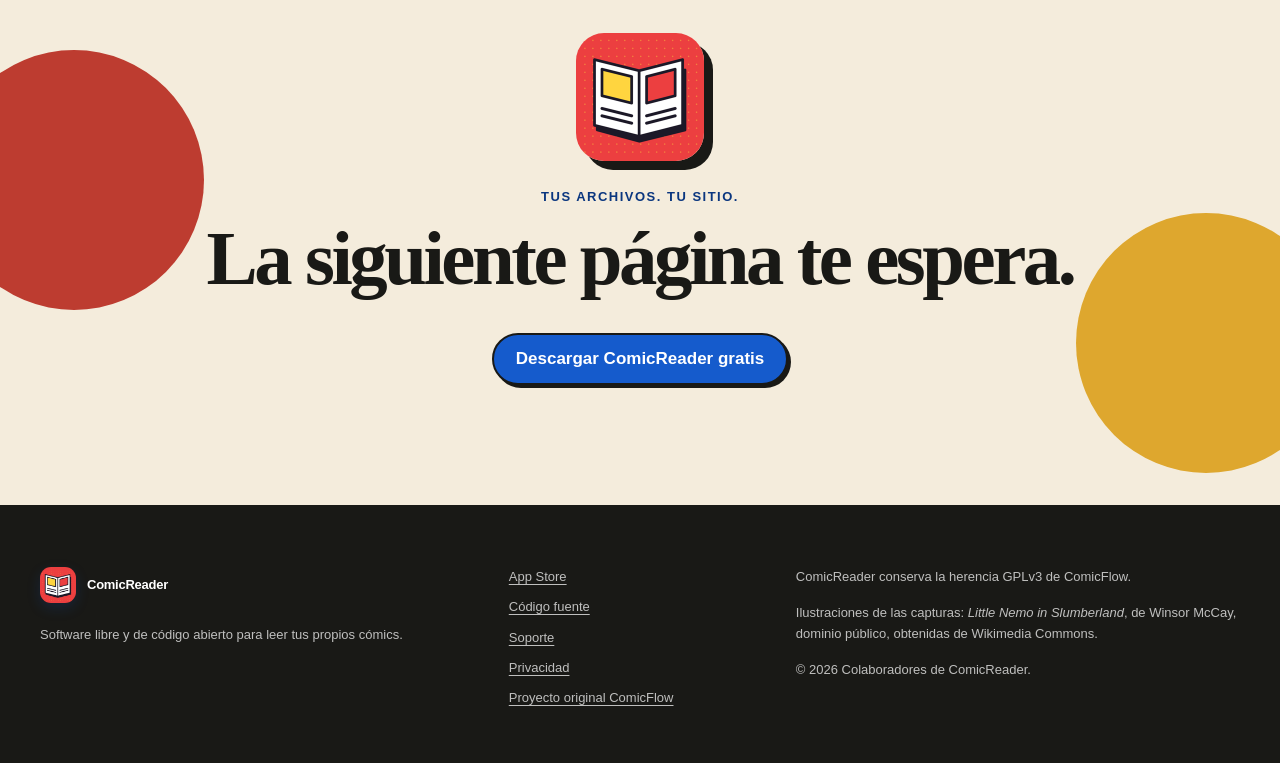
<file: docs/es/index.html>
<!doctype html>
<html lang="es">
<head>
  <meta charset="utf-8">
  <meta name="viewport" content="width=device-width, initial-scale=1">
  <title>ComicReader — Tus cómics en iPhone, iPad y Mac</title>
  <meta name="description" content="Lee cómics PDF, CBZ y CBR gratis en iPhone, iPad y Mac. Sincronización iCloud opcional y gratuita, soporte para iPhone Duo y una única compra de Plus.">
  <meta name="theme-color" content="#f4ecdc">
  <meta name="color-scheme" content="light">
  <meta name="apple-itunes-app" content="app-id=1597314495, affiliate-data=pt=10014801&amp;ct=website_es_16&amp;mt=8">
  <link rel="canonical" href="https://pclemente.github.io/ComicReader/es/">
  <link rel="alternate" hreflang="en" href="https://pclemente.github.io/ComicReader/">
  <link rel="alternate" hreflang="es" href="https://pclemente.github.io/ComicReader/es/">
  <link rel="alternate" hreflang="x-default" href="https://pclemente.github.io/ComicReader/">
  <link rel="icon" href="../assets/app-icon.png" type="image/png">
  <link rel="apple-touch-icon" href="../assets/app-icon.png">
  <link rel="stylesheet" href="../styles.css">

  <meta property="og:type" content="website">
  <meta property="og:site_name" content="ComicReader">
  <meta property="og:title" content="ComicReader — Lee tus cómics sin conexión en iPhone, iPad y Mac">
  <meta property="og:description" content="Abre gratis tus cómics en CBZ, CBR clásico y PDF. Si quieres probar el lector, empieza con tres páginas originales de Little Nemo.">
  <meta property="og:url" content="https://pclemente.github.io/ComicReader/es/">
  <meta property="og:image" content="https://pclemente.github.io/ComicReader/assets/social.jpg">
  <meta property="og:image:width" content="1200">
  <meta property="og:image:height" content="630">
  <meta property="og:image:alt" content="ComicReader mostrando un cómic de Little Nemo en Mac">
  <meta name="twitter:card" content="summary_large_image">
  <meta name="twitter:title" content="ComicReader — Tus cómics en todas tus pantallas Apple">
  <meta name="twitter:description" content="Lee gratis en iPhone, iPad y Mac. iCloud opcional. Plus se compra una vez, sin suscripción.">
  <meta name="twitter:image" content="https://pclemente.github.io/ComicReader/assets/social.jpg">

  <script type="application/ld+json">
  {
    "@context": "https://schema.org",
    "@type": "SoftwareApplication",
    "name": "ComicReader",
    "description": "Un lector de código abierto para tus propios cómics PDF, CBZ y CBR en iPhone, iPad y Mac.",
    "applicationCategory": "MultimediaApplication",
    "operatingSystem": "iOS 15, iPadOS 15, macOS 12 o posterior",
    "softwareVersion": "1.6",
    "downloadUrl": "https://apps.apple.com/app/apple-store/id1597314495?pt=10014801&ct=website_es_16&mt=8",
    "license": "https://www.gnu.org/licenses/gpl-3.0.en.html",
    "offers": {
      "@type": "Offer",
      "price": "0",
      "priceCurrency": "EUR"
    }
  }
  </script>
</head>
<body>
  <a class="skip-link" href="#main">Saltar al contenido</a>

  <header class="site-header">
    <div class="nav-shell">
      <a class="brand" href="./" aria-label="Inicio de ComicReader">
        <img src="../assets/app-icon.png" alt="" width="44" height="44">
        <span>ComicReader</span>
      </a>
      <nav class="main-nav" aria-label="Navegación principal">
        <a href="#gratis">Leer gratis</a>
        <a href="#plus">Plus</a>
        <a href="#preguntas">Preguntas</a>
      </nav>
      <div class="nav-actions">
        <a class="language-link" href="../" lang="en" hreflang="en" aria-label="Read in English">EN</a>
        <a class="button button-small" href="https://apps.apple.com/app/apple-store/id1597314495?pt=10014801&amp;ct=website_es_16&amp;mt=8">Descargar</a>
      </div>
    </div>
  </header>

  <main id="main">
    <section class="hero section-shell" aria-labelledby="hero-title">
      <div class="hero-copy">
        <p class="eyebrow"><span>ComicReader</span> iPhone, iPad y Mac</p>
        <h1 id="hero-title">Tus cómics.<br><em>Sin conexión.</em></h1>
        <p class="hero-lede">Lee gratis tus archivos CBZ, CBR clásico y PDF. Si el cómic ya está en tu dispositivo, no necesitas conexión a internet.</p>
        <p class="hero-continuity">Si quieres seguir leyendo en otro dispositivo, activa iCloud para sincronizar tu biblioteca y la página por la que vas.</p>
        <div class="cta-row">
          <a class="button button-primary" href="https://apps.apple.com/app/apple-store/id1597314495?pt=10014801&amp;ct=website_es_16&amp;mt=8">Descargar gratis</a>
          <a class="text-link" href="#plus">Descubre Plus <span aria-hidden="true">↓</span></a>
        </div>
        <p><a href="abrir-archivos-de-comic/#muestra">Lee una muestra gratuita de Little Nemo</a></p>
        <p class="compatibility">iOS 15 · iPadOS 15 · macOS 12 o posterior<br>Interfaz en inglés. La adaptación a Duo requiere iOS 27.1.</p>
      </div>

      <figure class="hero-visual">
        <div class="visual-note note-top"><strong>Gratis en Duo</strong><span>Las páginas evitan el pliegue activo</span></div>
        <div class="screenshot-frame duo-frame">
          <img src="../assets/duo-reader.webp" width="1100" height="774" alt="ComicReader mostrando una página de Little Nemo en la pantalla abierta del iPhone Duo" fetchpriority="high">
        </div>
        <div class="visual-note note-bottom"><strong>Continuidad integrada</strong><span>Conserva página y zoom relativo</span></div>
        <figcaption>Interfaz real de ComicReader. Ilustraciones de Little Nemo por Winsor McCay.</figcaption>
      </figure>
    </section>

    <section class="marquee" aria-label="Formatos y dispositivos compatibles">
      <div class="marquee-track">
        <span>PDF</span><i aria-hidden="true">◆</i><span>CBZ / ZIP</span><i aria-hidden="true">◆</i><span>CBR / RAR</span><i aria-hidden="true">◆</i><span>iPhone</span><i aria-hidden="true">◆</i><span>iPad</span><i aria-hidden="true">◆</i><span>Mac</span>
      </div>
    </section>

    <section class="devices section-shell" aria-labelledby="devices-title">
      <div class="section-intro">
        <p class="eyebrow">Tu biblioteca, allá donde leas</p>
        <h2 id="devices-title">Una colección.<br>Tres formas de leer.</h2>
        <p>Mantén juntos tus cómics, su estado de lectura y la página actual en iPhone, iPad y Mac. La sincronización iCloud es gratuita, opcional y usa tu almacenamiento personal de iCloud Drive.</p>
      </div>

      <div class="device-stage" aria-label="Interfaces de ComicReader en Mac, iPad y iPhone">
        <figure class="device device-mac">
          <div class="device-bar" aria-hidden="true"><span></span><span></span><span></span></div>
          <img src="../assets/mac-library.webp" width="1100" height="584" alt="Biblioteca de ComicReader en Mac" loading="lazy">
        </figure>
        <figure class="device device-ipad">
          <img src="../assets/ipad-library.webp" width="560" height="747" alt="Biblioteca de ComicReader en iPad" loading="lazy">
        </figure>
        <figure class="device device-iphone">
          <img src="../assets/iphone-reader.webp" width="430" height="935" alt="ComicReader mostrando una página de cómic en iPhone" loading="lazy">
        </figure>
      </div>
    </section>

    <section class="free-section" id="gratis" aria-labelledby="free-title">
      <div class="section-shell">
        <div class="free-heading">
          <div>
            <p class="eyebrow">El lector es gratis</p>
            <h2 id="free-title">Los cómics los pones tú.<br>Nosotros hacemos sitio.</h2>
          </div>
          <p>ComicReader empieza con una experiencia de lectura completa. Sin catálogo, sin cómics incluidos y sin una suscripción entre tú y tus propios archivos.</p>
        </div>

        <div class="feature-grid free-grid">
          <article class="feature-card feature-wide">
            <span class="feature-number">01</span>
            <h3>Lee tus archivos</h3>
            <p>Abre cómics PDF, CBZ/ZIP y CBR/RAR clásicos. Crea una biblioteca sin conexión, ordénala en carpetas e importa con las herramientas habituales del sistema.</p>
            <p><a href="abrir-archivos-de-comic/">Cómo abrir tu primer archivo CBZ o CBR</a></p>
          </article>
          <article class="feature-card">
            <span class="feature-number">02</span>
            <h3>Duo, incluido</h3>
            <p>Cambia entre las pantallas interior y exterior mientras la página, el zoom relativo y el foco se adaptan al espacio disponible.</p>
          </article>
          <article class="feature-card">
            <span class="feature-number">03</span>
            <h3>Abre desde Finder</h3>
            <p>En Mac, lee un cómic en su carpeta original. Elige Añadir a la biblioteca solo cuando quieras una copia con progreso e iCloud.</p>
          </article>
          <article class="feature-card">
            <span class="feature-number">04</span>
            <h3>El texto de esta página</h3>
            <p>Reconoce la página actual en el dispositivo y selecciona, copia o comparte su texto. La calidad depende del idioma, el escaneo y la rotulación.</p>
          </article>
          <article class="feature-card">
            <span class="feature-number">05</span>
            <h3>Navega a tu manera</h3>
            <p>Visita sitios web, guarda accesos, conserva sesiones normales o abre una sesión privada separada. Los controles de datos web están incluidos.</p>
          </article>
          <article class="feature-card feature-cloud">
            <div>
              <span class="feature-number">06</span>
              <h3>iCloud gratuito</h3>
              <p>Actívalo si quieres sincronizar cómics, estado de lectura y página actual mediante tu propio iCloud Drive.</p>
            </div>
            <img src="../assets/icloud.webp" width="1100" height="774" alt="Pantalla de sincronización iCloud opcional de ComicReader" loading="lazy">
          </article>
        </div>
        <p class="section-footnote">La navegación depende de los sitios que elijas. ComicReader no incluye cómics ni un catálogo, y no elimina DRM.</p>
      </div>
    </section>

    <section class="plus-section" id="plus" aria-labelledby="plus-title">
      <div class="section-shell">
        <div class="plus-hero">
          <div>
            <p class="eyebrow">ComicReader Plus</p>
            <h2 id="plus-title">Busca menos.<br><em>Lee más.</em></h2>
          </div>
          <div class="price-block">
            <p class="price">9,99<span>€</span></p>
            <p>Una única compra en España.<br>El precio local puede variar.<br><strong>Sin suscripción.</strong></p>
          </div>
        </div>

        <p class="plus-intro">Descarga cómics compatibles desde sitios web a tu biblioteca, encuentra una frase en el cómic que estás leyendo y organiza tus próximas lecturas. Abre <strong>Get Plus</strong> en la app para comprar o restaurar la mejora.</p>

        <div class="plus-story plus-story-search">
          <div class="plus-copy">
            <span class="plus-index">01</span>
            <p class="eyebrow">Búsqueda y citas</p>
            <h3>Encuentra esa frase que recuerdas.</h3>
            <p>Crea un índice de texto página por página del cómic que estás leyendo. Busca en las páginas indexadas, salta al resultado y guarda citas editables con su página de origen.</p>
            <p class="precise-note">La búsqueda cubre el cómic actual de la biblioteca, no toda tu colección. El reconocimiento y los índices permanecen en este dispositivo.</p>
          </div>
          <figure class="plus-shot">
            <img src="../assets/plus-search.webp" width="1100" height="774" alt="ComicReader Plus buscando texto reconocido en el cómic actual" loading="lazy">
          </figure>
        </div>

        <div class="plus-story plus-story-lists">
          <figure class="plus-shot">
            <img src="../assets/plus-lists.webp" width="1100" height="774" alt="Listas de lectura y colas inteligentes de ComicReader Plus" loading="lazy">
          </figure>
          <div class="plus-copy">
            <span class="plus-index">02</span>
            <p class="eyebrow">Listas y colas inteligentes</p>
            <h3>Pon cada número en su sitio.</h3>
            <p>Ordena tus próximas lecturas sin mover archivos. Las colas inteligentes reúnen automáticamente Seguir leyendo, No leídos y Leer otra vez.</p>
            <p class="precise-note">Las listas personalizadas permanecen en el dispositivo donde las creas.</p>
          </div>
        </div>

        <div class="plus-tools">
          <article>
            <span aria-hidden="true">↓</span>
            <h3>Importaciones web</h3>
            <p>Descarga archivos compatibles a la colección elegida con validación, detección de duplicados y una cola visible. Mantén la app abierta hasta que termine la importación.</p>
          </article>
          <article>
            <span aria-hidden="true">⌑</span>
            <h3>Marcadores con nombre</h3>
            <p>Pon nombre a las páginas que quieras recuperar y después ábrelas, renómbralas o elimínalas.</p>
          </article>
          <article>
            <span aria-hidden="true">◐</span>
            <h3>Filtros de imagen</h3>
            <p>Prueba Tinta nítida, Escala de grises o Papel cálido. Incluye una vista previa gratuita. Solo cambia la imagen en pantalla, nunca el archivo.</p>
          </article>
        </div>

        <div class="purchase-banner">
          <div>
            <p class="eyebrow">Una compra, todos tus dispositivos</p>
            <h3>Restaura Plus en iPhone, iPad y Mac.</h3>
            <p>Usa la misma Cuenta de Apple. Quienes ya tienen Plus reciben las nuevas herramientas de 1.6 con su compra.</p>
          </div>
          <a class="button button-light" href="https://apps.apple.com/app/apple-store/id1597314495?pt=10014801&amp;ct=website_es_16&amp;mt=8">Descargar ComicReader</a>
        </div>
      </div>
    </section>

    <section class="choice-section section-shell" aria-labelledby="choice-title">
      <div class="section-intro compact-intro">
        <p class="eyebrow">Empieza donde estás</p>
        <h2 id="choice-title">Primero, un lector.<br>Después, las herramientas que necesites.</h2>
      </div>
      <div class="choice-grid">
        <article class="choice-card choice-free">
          <p class="choice-label">ComicReader</p>
          <p class="choice-price">Gratis</p>
          <ul>
            <li>Lectura de PDF, CBZ/ZIP y CBR/RAR</li>
            <li>Biblioteca sin conexión e importaciones normales</li>
            <li>Adaptación a Duo</li>
            <li>Texto de la página actual, copia y compartir</li>
            <li>Apertura desde Finder y navegación web</li>
            <li>Sincronización iCloud opcional</li>
          </ul>
          <a class="button button-primary" href="https://apps.apple.com/app/apple-store/id1597314495?pt=10014801&amp;ct=website_es_16&amp;mt=8">Empezar a leer</a>
        </article>
        <article class="choice-card choice-plus">
          <p class="choice-label">ComicReader Plus</p>
          <p class="choice-price">9,99 € <small>una vez en España</small></p>
          <ul>
            <li>Importaciones web validadas a la biblioteca</li>
            <li>Búsqueda en el cómic actual y citas guardadas</li>
            <li>Listas y colas inteligentes</li>
            <li>Marcadores de página con nombre</li>
            <li>Filtros de imagen no destructivos</li>
            <li>Restauración en iPhone, iPad y Mac</li>
          </ul>
          <p class="in-app-note">Disponible como compra dentro de la app. El precio local de App Store puede variar.</p>
        </article>
      </div>
    </section>

    <section class="faq-section" id="preguntas" aria-labelledby="faq-title">
      <div class="section-shell faq-layout">
        <div class="faq-heading">
          <p class="eyebrow">La versión clara</p>
          <h2 id="faq-title">Algunas respuestas útiles.</h2>
          <p>¿Aún tienes dudas? <a href="https://pabloclementeperez.wordpress.com/support/">Contacta con soporte</a>.</p>
        </div>
        <div class="faq-list">
          <details>
            <summary>¿ComicReader incluye cómics?</summary>
            <p>No. Tú aportas tus archivos compatibles y eliges los sitios web que visitas. ComicReader no incluye catálogo, cómics ni eliminación de DRM.</p>
          </details>
          <details>
            <summary>¿Qué sincroniza iCloud?</summary>
            <p>Si lo activas, los archivos de tu biblioteca, el estado de lectura y la página actual se sincronizan mediante tu almacenamiento personal de iCloud Drive. Requiere espacio suficiente y conexión a internet.</p>
          </details>
          <details>
            <summary>¿Plus busca en toda mi biblioteca?</summary>
            <p>No. Plus indexa y busca en el cómic actual de la biblioteca. Los índices, citas, listas y marcadores permanecen en cada dispositivo y no se incluyen en iCloud.</p>
          </details>
          <details>
            <summary>¿Plus es una suscripción?</summary>
            <p>No. Plus es una compra no consumible: 9,99 € como precio base en España, con el precio local que muestre App Store. Restáurala en tus dispositivos con la misma Cuenta de Apple.</p>
          </details>
          <details>
            <summary>¿Dónde encuentro ayuda para configurarlo?</summary>
            <p>Empieza por <a href="abrir-archivos-de-comic/">abrir tu primer cómic en iPhone, iPad o Mac</a>. También puedes consultar las guías técnicas en inglés para <a href="https://github.com/pclemente/ComicReader/blob/main/docs/MacDocuments.md">elegir la app predeterminada en Finder</a> e <a href="https://github.com/pclemente/ComicReader/blob/main/docs/WebBrowser.md">importar desde sitios web</a>.</p>
          </details>
        </div>
      </div>
    </section>

    <section class="final-cta" aria-labelledby="final-title">
      <div class="section-shell">
        <img src="../assets/app-icon.png" width="128" height="128" alt="Icono de la app ComicReader" loading="lazy">
        <p class="eyebrow">Tus archivos. Tu sitio.</p>
        <h2 id="final-title">La siguiente página te espera.</h2>
        <a class="button button-primary" href="https://apps.apple.com/app/apple-store/id1597314495?pt=10014801&amp;ct=website_es_16&amp;mt=8">Descargar ComicReader gratis</a>
      </div>
    </section>
  </main>

  <footer class="site-footer">
    <div class="section-shell footer-grid">
      <div>
        <a class="brand footer-brand" href="./" aria-label="ComicReader home">
          <img src="../assets/app-icon.png" alt="" width="36" height="36">
          <span>ComicReader</span>
        </a>
        <p>Software libre y de código abierto para leer tus propios cómics.</p>
      </div>
      <nav aria-label="Enlaces del proyecto">
        <a href="https://apps.apple.com/app/apple-store/id1597314495?pt=10014801&amp;ct=website_es_16&amp;mt=8">App Store</a>
        <a href="https://github.com/pclemente/ComicReader">Código fuente</a>
        <a href="https://pabloclementeperez.wordpress.com/support/">Soporte</a>
        <a href="privacy/">Privacidad</a>
        <a href="https://github.com/swisspol/ComicFlow">Proyecto original ComicFlow</a>
      </nav>
      <div class="footer-notes">
        <p>ComicReader conserva la herencia GPLv3 de ComicFlow.</p>
        <p>Ilustraciones de las capturas: <cite>Little Nemo in Slumberland</cite>, de Winsor McCay, dominio público, obtenidas de Wikimedia Commons.</p>
        <p>© 2026 Colaboradores de ComicReader.</p>
      </div>
    </div>
  </footer>
</body>
</html>
</file>
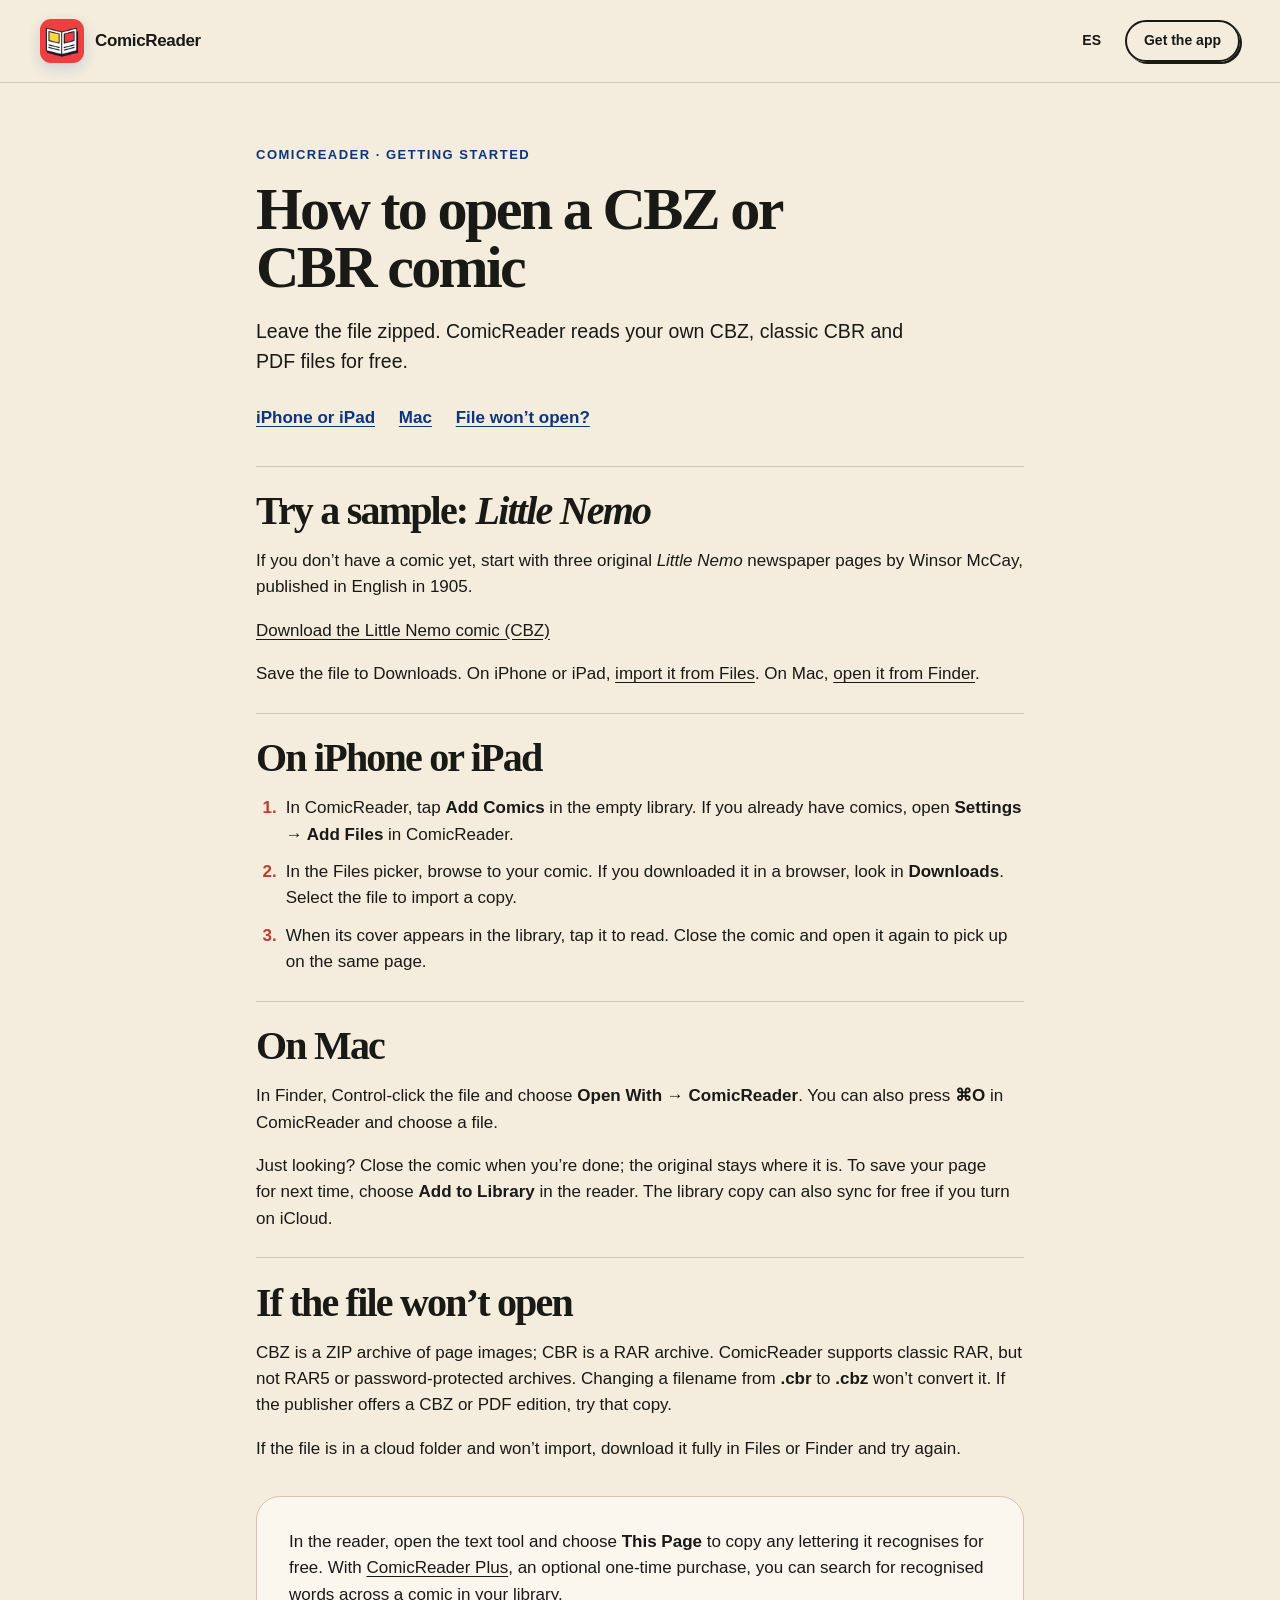
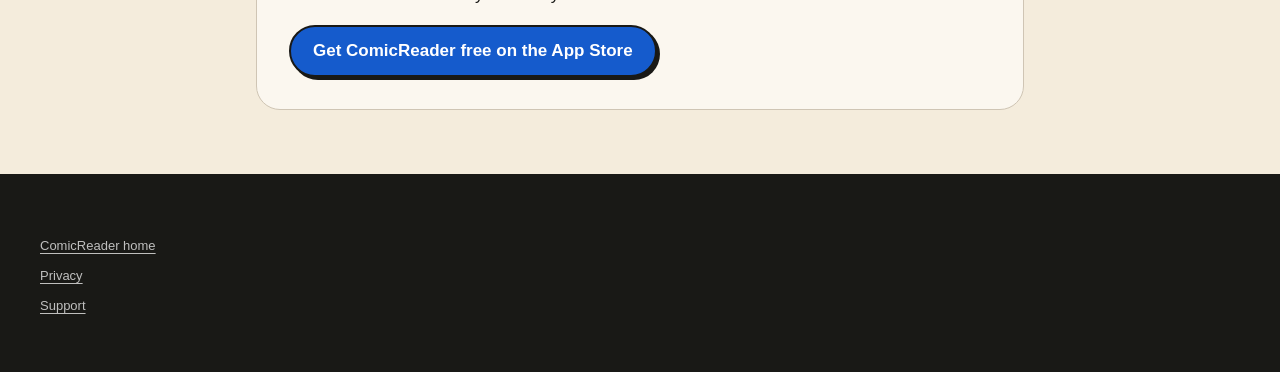
<file: docs/open-comic-files/index.html>
<!doctype html>
<html lang="en">
<head>
  <meta charset="utf-8">
  <meta name="viewport" content="width=device-width, initial-scale=1">
  <title>How to open CBZ and CBR files on iPhone, iPad and Mac | ComicReader</title>
  <meta name="description" content="Open your own CBZ, classic CBR or PDF comic from Files on iPhone and iPad or from Finder on Mac. See how to keep a library copy and save your place.">
  <meta name="theme-color" content="#f4ecdc">
  <meta name="apple-itunes-app" content="app-id=1597314495, affiliate-data=pt=10014801&amp;ct=guide_open_comic&amp;mt=8">
  <link rel="canonical" href="https://pclemente.github.io/ComicReader/open-comic-files/">
  <link rel="alternate" hreflang="en" href="https://pclemente.github.io/ComicReader/open-comic-files/">
  <link rel="alternate" hreflang="es" href="https://pclemente.github.io/ComicReader/es/abrir-archivos-de-comic/">
  <link rel="alternate" hreflang="x-default" href="https://pclemente.github.io/ComicReader/open-comic-files/">
  <link rel="icon" href="../assets/app-icon.png" type="image/png">
  <link rel="stylesheet" href="../styles.css">
</head>
<body>
  <a class="skip-link" href="#main">Skip to content</a>
  <header class="site-header">
    <div class="nav-shell">
      <a class="brand" href="../" aria-label="ComicReader home">
        <img src="../assets/app-icon.png" width="44" height="44" alt=""><span>ComicReader</span>
      </a>
      <div class="nav-actions">
        <a class="language-link" href="../es/abrir-archivos-de-comic/" lang="es" hreflang="es" aria-label="Leer la guía en español">ES</a>
        <a class="button button-small" href="https://apps.apple.com/app/apple-store/id1597314495?pt=10014801&amp;ct=guide_open_comic&amp;mt=8">Get the app</a>
      </div>
    </div>
  </header>
  <main id="main" class="section-shell import-guide">
    <p class="eyebrow">ComicReader · Getting started</p>
    <h1>How to open a CBZ or CBR comic</h1>
    <p>Leave the file zipped. ComicReader reads your own CBZ, classic CBR and PDF files for free.</p>
    <nav class="guide-jumps" aria-label="Jump to instructions">
      <a href="#files">iPhone or iPad</a><a href="#finder">Mac</a><a href="#trouble">File won’t open?</a>
    </nav>
    <section id="sample">
      <h2>Try a sample: <cite>Little Nemo</cite></h2>
      <p>If you don’t have a comic yet, start with three original <cite>Little Nemo</cite> newspaper pages by Winsor McCay, published in English in 1905.</p>
      <p><a href="../samples/little-nemo.cbz" download="little-nemo.cbz">Download the Little Nemo comic (CBZ)</a></p>
      <p>Save the file to Downloads. On iPhone or iPad, <a href="#files">import it from Files</a>. On Mac, <a href="#finder">open it from Finder</a>.</p>
    </section>
    <section id="files">
      <h2>On iPhone or iPad</h2>
      <ol>
        <li>In ComicReader, tap <strong>Add Comics</strong> in the empty library. If you already have comics, open <strong>Settings → Add Files</strong> in ComicReader.</li>
        <li>In the Files picker, browse to your comic. If you downloaded it in a browser, look in <strong>Downloads</strong>. Select the file to import a copy.</li>
        <li>When its cover appears in the library, tap it to read. Close the comic and open it again to pick up on the same page.</li>
      </ol>
    </section>
    <section id="finder">
      <h2>On Mac</h2>
      <p>In Finder, Control-click the file and choose <strong>Open With → ComicReader</strong>. You can also press <strong>⌘O</strong> in ComicReader and choose a file.</p>
      <p>Just looking? Close the comic when you’re done; the original stays where it is. To save your page for next time, choose <strong>Add to Library</strong> in the reader. The library copy can also sync for free if you turn on iCloud.</p>
    </section>
    <section id="trouble">
      <h2>If the file won’t open</h2>
      <p>CBZ is a ZIP archive of page images; CBR is a RAR archive. ComicReader supports classic RAR, but not RAR5 or password-protected archives. Changing a filename from <strong>.cbr</strong> to <strong>.cbz</strong> won’t convert it. If the publisher offers a CBZ or PDF edition, try that copy.</p>
      <p>If the file is in a cloud folder and won’t import, download it fully in Files or Finder and try again.</p>
    </section>
    <aside class="guide-next" aria-label="Next steps">
      <p>In the reader, open the text tool and choose <strong>This Page</strong> to copy any lettering it recognises for free. With <a href="../#plus">ComicReader Plus</a>, an optional one-time purchase, you can search for recognised words across a comic in your library.</p>
      <a class="button button-primary" href="https://apps.apple.com/app/apple-store/id1597314495?pt=10014801&amp;ct=guide_open_comic&amp;mt=8">Get ComicReader free on the App Store</a>
    </aside>
  </main>
  <footer class="site-footer"><nav class="section-shell" aria-label="More from ComicReader"><a href="../">ComicReader home</a><a href="../privacy/">Privacy</a><a href="https://pabloclementeperez.wordpress.com/support/">Support</a></nav></footer>
</body>
</html>
</file>
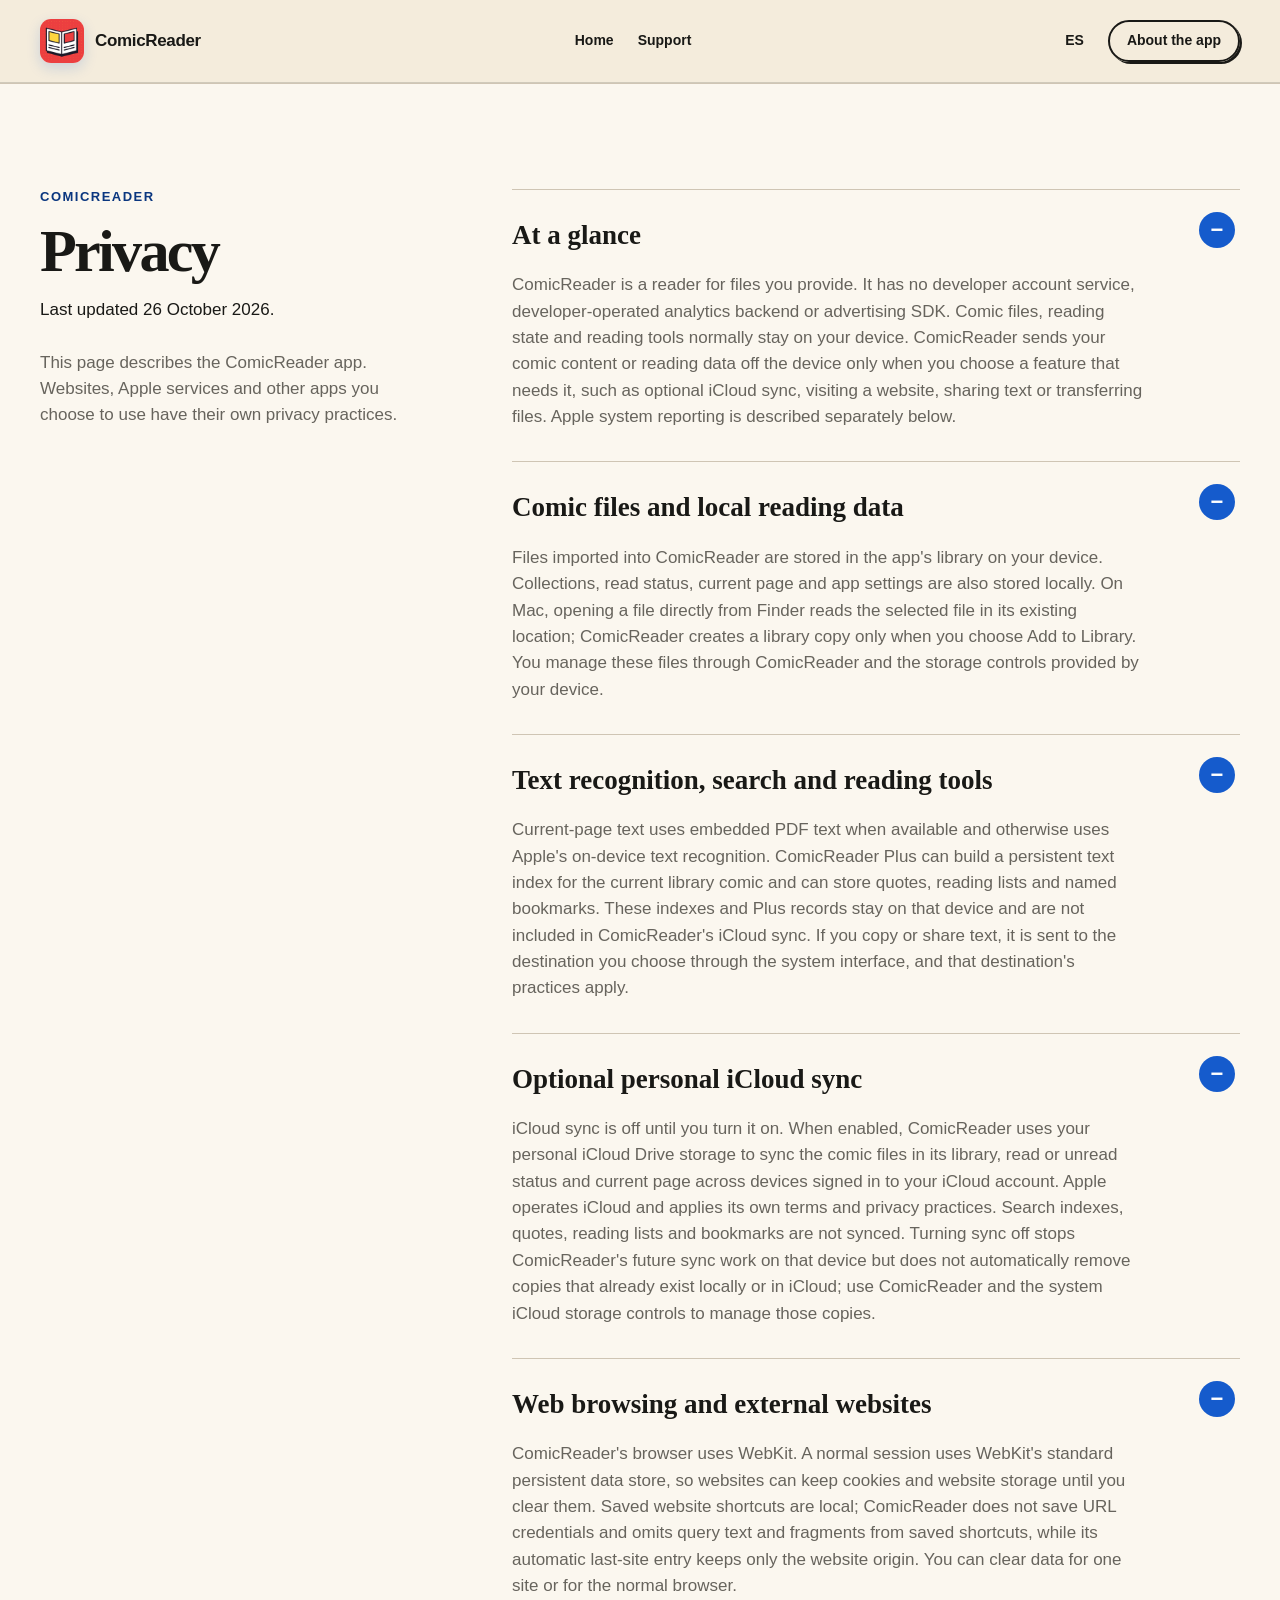
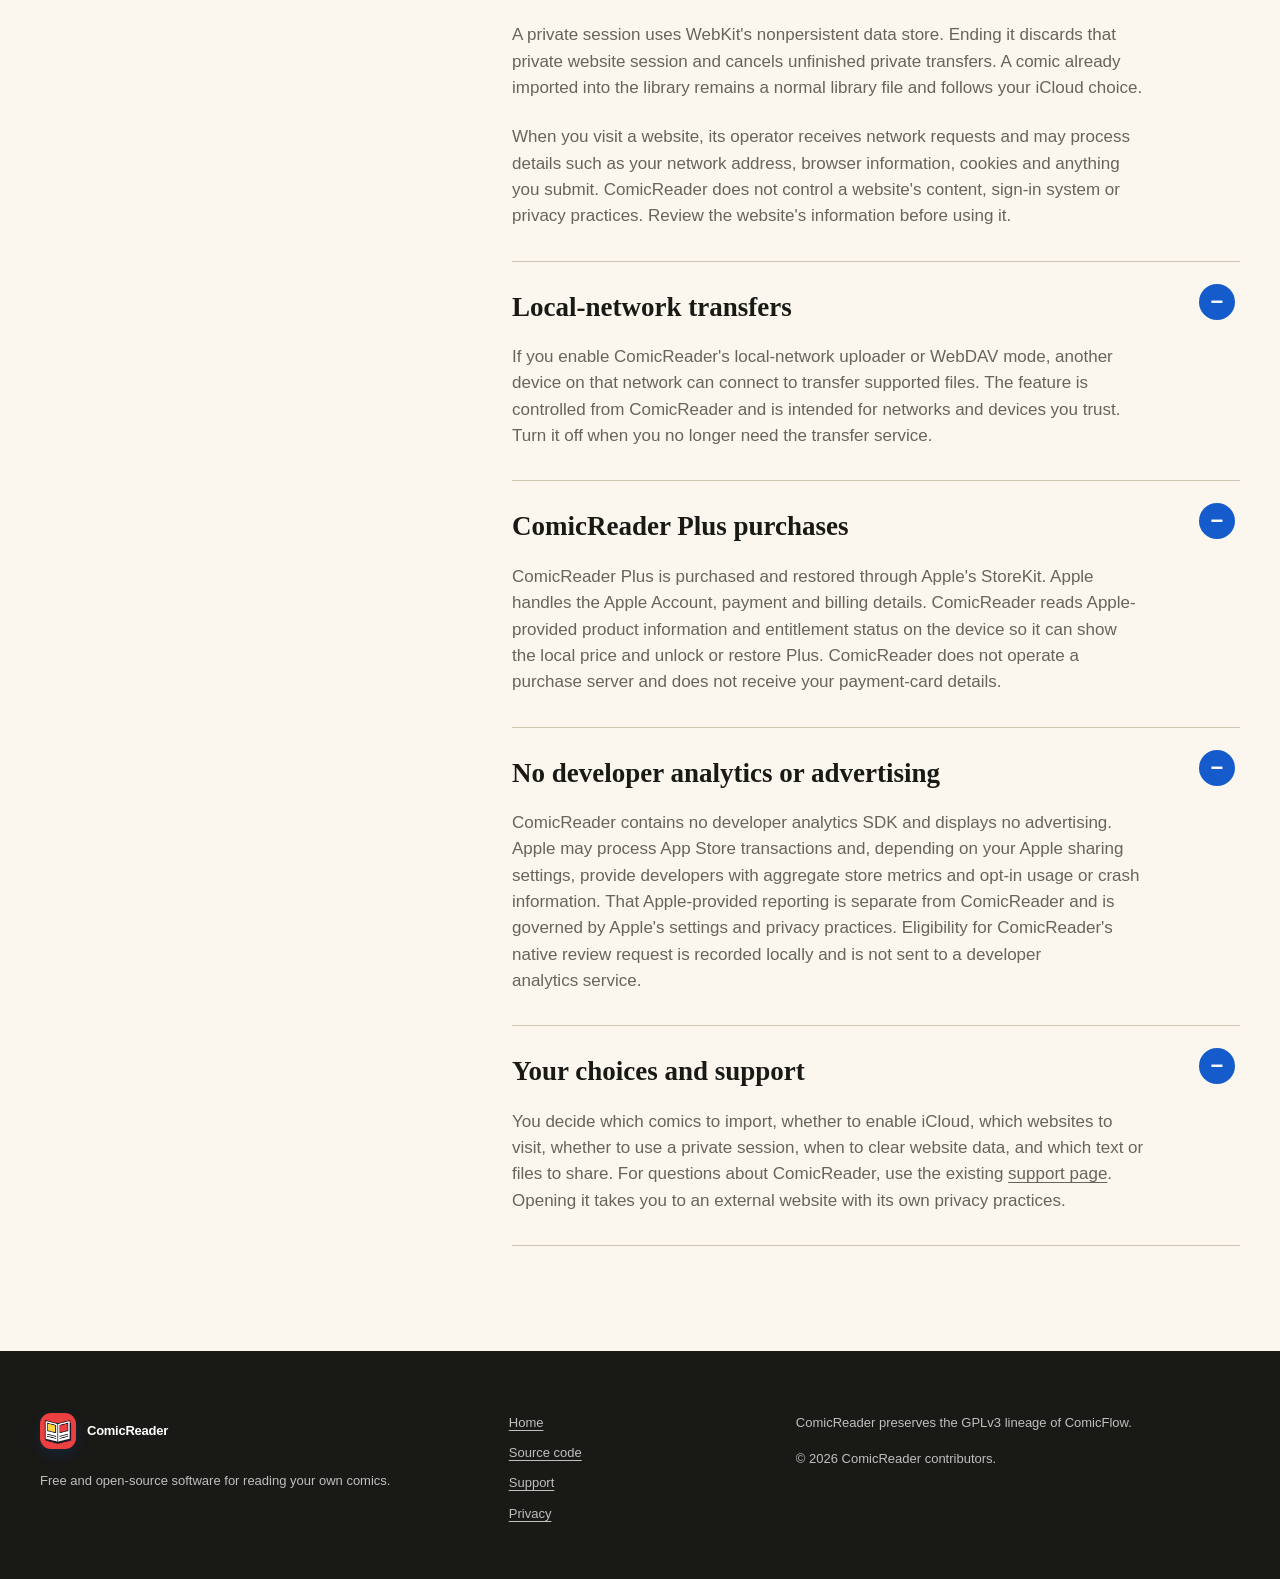
<file: docs/privacy/index.html>
<!doctype html>
<html lang="en">
<head>
  <meta charset="utf-8">
  <meta name="viewport" content="width=device-width, initial-scale=1">
  <title>Privacy — ComicReader</title>
  <meta name="description" content="How ComicReader handles local comic files, on-device text recognition, optional iCloud sync, web browsing and StoreKit purchases.">
  <meta name="theme-color" content="#f4ecdc">
  <meta name="color-scheme" content="light">
  <link rel="canonical" href="https://pclemente.github.io/ComicReader/privacy/">
  <link rel="alternate" hreflang="en" href="https://pclemente.github.io/ComicReader/privacy/">
  <link rel="alternate" hreflang="es" href="https://pclemente.github.io/ComicReader/es/privacy/">
  <link rel="alternate" hreflang="x-default" href="https://pclemente.github.io/ComicReader/privacy/">
  <link rel="icon" href="../assets/app-icon.png" type="image/png">
  <link rel="apple-touch-icon" href="../assets/app-icon.png">
  <link rel="stylesheet" href="../styles.css">
</head>
<body>
  <a class="skip-link" href="#main">Skip to content</a>

  <header class="site-header">
    <div class="nav-shell">
      <a class="brand" href="../" aria-label="ComicReader home">
        <img src="../assets/app-icon.png" alt="" width="44" height="44">
        <span>ComicReader</span>
      </a>
      <nav class="main-nav" aria-label="Main navigation">
        <a href="../">Home</a>
        <a href="https://pabloclementeperez.wordpress.com/support/">Support</a>
      </nav>
      <div class="nav-actions">
        <a class="language-link" href="../es/privacy/" lang="es" hreflang="es" aria-label="Leer la política de privacidad en español">ES</a>
        <a class="button button-small" href="../">About the app</a>
      </div>
    </div>
  </header>

  <main id="main">
    <section class="faq-section" aria-labelledby="privacy-title">
      <div class="section-shell faq-layout">
        <div class="faq-heading">
          <p class="eyebrow">ComicReader</p>
          <h1 id="privacy-title">Privacy</h1>
          <p>Last updated <time datetime="2026-10-26">26 October 2026</time>.</p>
          <p>This page describes the ComicReader app. Websites, Apple services and other apps you choose to use have their own privacy practices.</p>
        </div>

        <div class="faq-list">
          <details open>
            <summary>At a glance</summary>
            <p>ComicReader is a reader for files you provide. It has no developer account service, developer-operated analytics backend or advertising SDK. Comic files, reading state and reading tools normally stay on your device. ComicReader sends your comic content or reading data off the device only when you choose a feature that needs it, such as optional iCloud sync, visiting a website, sharing text or transferring files. Apple system reporting is described separately below.</p>
          </details>

          <details open>
            <summary>Comic files and local reading data</summary>
            <p>Files imported into ComicReader are stored in the app's library on your device. Collections, read status, current page and app settings are also stored locally. On Mac, opening a file directly from Finder reads the selected file in its existing location; ComicReader creates a library copy only when you choose Add to Library. You manage these files through ComicReader and the storage controls provided by your device.</p>
          </details>

          <details open>
            <summary>Text recognition, search and reading tools</summary>
            <p>Current-page text uses embedded PDF text when available and otherwise uses Apple's on-device text recognition. ComicReader Plus can build a persistent text index for the current library comic and can store quotes, reading lists and named bookmarks. These indexes and Plus records stay on that device and are not included in ComicReader's iCloud sync. If you copy or share text, it is sent to the destination you choose through the system interface, and that destination's practices apply.</p>
          </details>

          <details open>
            <summary>Optional personal iCloud sync</summary>
            <p>iCloud sync is off until you turn it on. When enabled, ComicReader uses your personal iCloud Drive storage to sync the comic files in its library, read or unread status and current page across devices signed in to your iCloud account. Apple operates iCloud and applies its own terms and privacy practices. Search indexes, quotes, reading lists and bookmarks are not synced. Turning sync off stops ComicReader's future sync work on that device but does not automatically remove copies that already exist locally or in iCloud; use ComicReader and the system iCloud storage controls to manage those copies.</p>
          </details>

          <details open>
            <summary>Web browsing and external websites</summary>
            <p>ComicReader's browser uses WebKit. A normal session uses WebKit's standard persistent data store, so websites can keep cookies and website storage until you clear them. Saved website shortcuts are local; ComicReader does not save URL credentials and omits query text and fragments from saved shortcuts, while its automatic last-site entry keeps only the website origin. You can clear data for one site or for the normal browser.</p>
            <p>A private session uses WebKit's nonpersistent data store. Ending it discards that private website session and cancels unfinished private transfers. A comic already imported into the library remains a normal library file and follows your iCloud choice.</p>
            <p>When you visit a website, its operator receives network requests and may process details such as your network address, browser information, cookies and anything you submit. ComicReader does not control a website's content, sign-in system or privacy practices. Review the website's information before using it.</p>
          </details>

          <details open>
            <summary>Local-network transfers</summary>
            <p>If you enable ComicReader's local-network uploader or WebDAV mode, another device on that network can connect to transfer supported files. The feature is controlled from ComicReader and is intended for networks and devices you trust. Turn it off when you no longer need the transfer service.</p>
          </details>

          <details open>
            <summary>ComicReader Plus purchases</summary>
            <p>ComicReader Plus is purchased and restored through Apple's StoreKit. Apple handles the Apple Account, payment and billing details. ComicReader reads Apple-provided product information and entitlement status on the device so it can show the local price and unlock or restore Plus. ComicReader does not operate a purchase server and does not receive your payment-card details.</p>
          </details>

          <details open>
            <summary>No developer analytics or advertising</summary>
            <p>ComicReader contains no developer analytics SDK and displays no advertising. Apple may process App Store transactions and, depending on your Apple sharing settings, provide developers with aggregate store metrics and opt-in usage or crash information. That Apple-provided reporting is separate from ComicReader and is governed by Apple's settings and privacy practices. Eligibility for ComicReader's native review request is recorded locally and is not sent to a developer analytics service.</p>
          </details>

          <details open>
            <summary>Your choices and support</summary>
            <p>You decide which comics to import, whether to enable iCloud, which websites to visit, whether to use a private session, when to clear website data, and which text or files to share. For questions about ComicReader, use the existing <a href="https://pabloclementeperez.wordpress.com/support/">support page</a>. Opening it takes you to an external website with its own privacy practices.</p>
          </details>
        </div>
      </div>
    </section>
  </main>

  <footer class="site-footer">
    <div class="section-shell footer-grid">
      <div>
        <a class="brand footer-brand" href="../" aria-label="ComicReader home">
          <img src="../assets/app-icon.png" alt="" width="36" height="36">
          <span>ComicReader</span>
        </a>
        <p>Free and open-source software for reading your own comics.</p>
      </div>
      <nav aria-label="Project links">
        <a href="../">Home</a>
        <a href="https://github.com/pclemente/ComicReader">Source code</a>
        <a href="https://pabloclementeperez.wordpress.com/support/">Support</a>
        <a href="./" aria-current="page">Privacy</a>
      </nav>
      <div class="footer-notes">
        <p>ComicReader preserves the GPLv3 lineage of ComicFlow.</p>
        <p>© 2026 ComicReader contributors.</p>
      </div>
    </div>
  </footer>
</body>
</html>
</file>
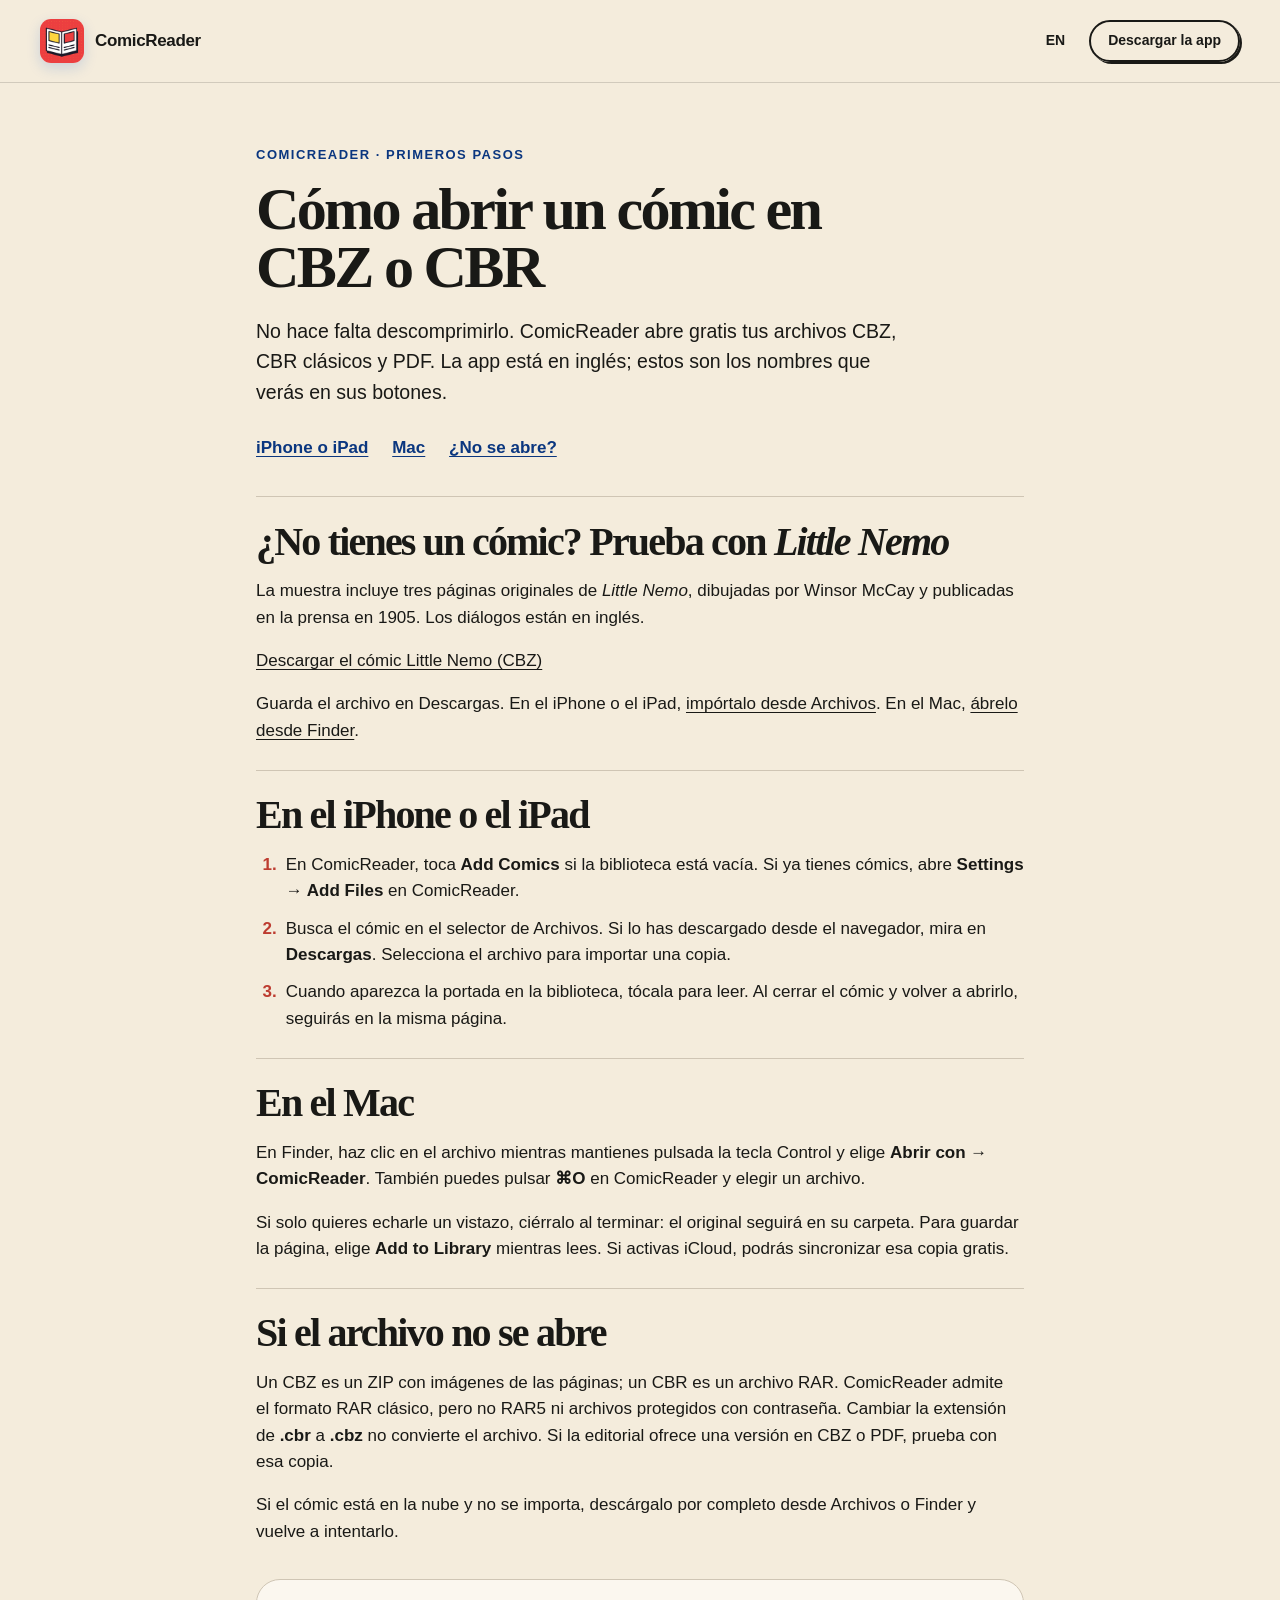
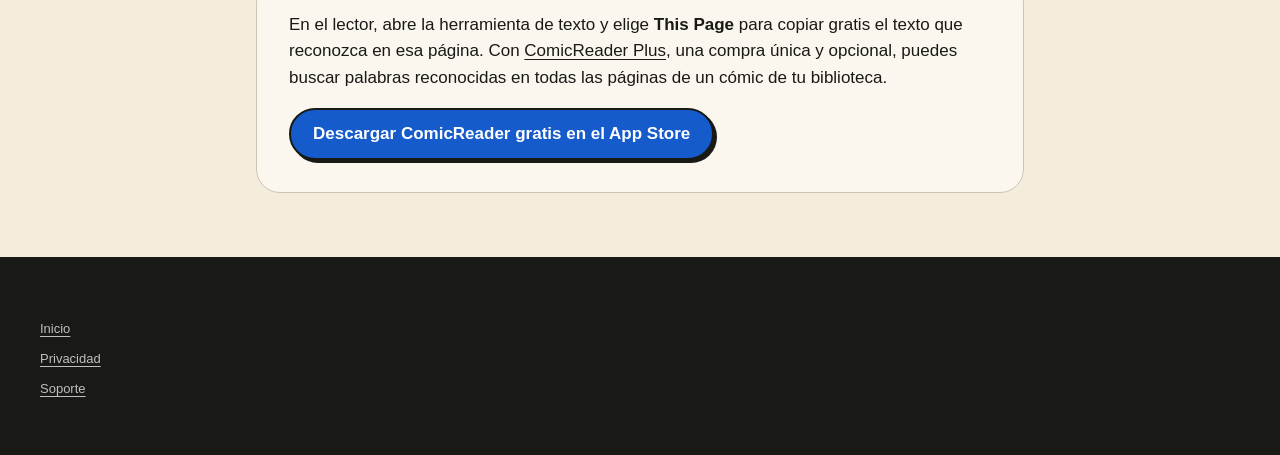
<file: docs/es/abrir-archivos-de-comic/index.html>
<!doctype html>
<html lang="es">
<head>
  <meta charset="utf-8">
  <meta name="viewport" content="width=device-width, initial-scale=1">
  <title>Cómo abrir archivos CBZ y CBR en iPhone, iPad y Mac | ComicReader</title>
  <meta name="description" content="Abre tus cómics en CBZ, CBR clásico o PDF desde Archivos en el iPhone o iPad, o desde Finder en el Mac. Guarda una copia en la biblioteca para no perder la página.">
  <meta name="theme-color" content="#f4ecdc">
  <meta name="apple-itunes-app" content="app-id=1597314495, affiliate-data=pt=10014801&amp;ct=guide_open_comic&amp;mt=8">
  <link rel="canonical" href="https://pclemente.github.io/ComicReader/es/abrir-archivos-de-comic/">
  <link rel="alternate" hreflang="en" href="https://pclemente.github.io/ComicReader/open-comic-files/">
  <link rel="alternate" hreflang="es" href="https://pclemente.github.io/ComicReader/es/abrir-archivos-de-comic/">
  <link rel="alternate" hreflang="x-default" href="https://pclemente.github.io/ComicReader/open-comic-files/">
  <link rel="icon" href="../../assets/app-icon.png" type="image/png">
  <link rel="stylesheet" href="../../styles.css">
</head>
<body>
  <a class="skip-link" href="#main">Saltar al contenido</a>
  <header class="site-header">
    <div class="nav-shell">
      <a class="brand" href="../" aria-label="Inicio de ComicReader">
        <img src="../../assets/app-icon.png" width="44" height="44" alt=""><span>ComicReader</span>
      </a>
      <div class="nav-actions">
        <a class="language-link" href="../../open-comic-files/" lang="en" hreflang="en" aria-label="Read this guide in English">EN</a>
        <a class="button button-small" href="https://apps.apple.com/app/apple-store/id1597314495?pt=10014801&amp;ct=guide_open_comic&amp;mt=8">Descargar la app</a>
      </div>
    </div>
  </header>
  <main id="main" class="section-shell import-guide">
    <p class="eyebrow">ComicReader · Primeros pasos</p>
    <h1>Cómo abrir un cómic en CBZ o CBR</h1>
    <p>No hace falta descomprimirlo. ComicReader abre gratis tus archivos CBZ, CBR clásicos y PDF. La app está en inglés; estos son los nombres que verás en sus botones.</p>
    <nav class="guide-jumps" aria-label="Ir a las instrucciones">
      <a href="#archivos">iPhone o iPad</a><a href="#finder">Mac</a><a href="#problemas">¿No se abre?</a>
    </nav>
    <section id="muestra">
      <h2>¿No tienes un cómic? Prueba con <cite lang="en">Little Nemo</cite></h2>
      <p>La muestra incluye tres páginas originales de <cite lang="en">Little Nemo</cite>, dibujadas por Winsor McCay y publicadas en la prensa en 1905. Los diálogos están en inglés.</p>
      <p><a href="../../samples/little-nemo.cbz" download="little-nemo.cbz">Descargar el cómic Little Nemo (CBZ)</a></p>
      <p>Guarda el archivo en Descargas. En el iPhone o el iPad, <a href="#archivos">impórtalo desde Archivos</a>. En el Mac, <a href="#finder">ábrelo desde Finder</a>.</p>
    </section>
    <section id="archivos">
      <h2>En el iPhone o el iPad</h2>
      <ol>
        <li>En ComicReader, toca <strong lang="en">Add Comics</strong> si la biblioteca está vacía. Si ya tienes cómics, abre <strong lang="en">Settings → Add Files</strong> en ComicReader.</li>
        <li>Busca el cómic en el selector de Archivos. Si lo has descargado desde el navegador, mira en <strong>Descargas</strong>. Selecciona el archivo para importar una copia.</li>
        <li>Cuando aparezca la portada en la biblioteca, tócala para leer. Al cerrar el cómic y volver a abrirlo, seguirás en la misma página.</li>
      </ol>
    </section>
    <section id="finder">
      <h2>En el Mac</h2>
      <p>En Finder, haz clic en el archivo mientras mantienes pulsada la tecla Control y elige <strong>Abrir con → ComicReader</strong>. También puedes pulsar <strong>⌘O</strong> en ComicReader y elegir un archivo.</p>
      <p>Si solo quieres echarle un vistazo, ciérralo al terminar: el original seguirá en su carpeta. Para guardar la página, elige <strong lang="en">Add to Library</strong> mientras lees. Si activas iCloud, podrás sincronizar esa copia gratis.</p>
    </section>
    <section id="problemas">
      <h2>Si el archivo no se abre</h2>
      <p>Un CBZ es un ZIP con imágenes de las páginas; un CBR es un archivo RAR. ComicReader admite el formato RAR clásico, pero no RAR5 ni archivos protegidos con contraseña. Cambiar la extensión de <strong>.cbr</strong> a <strong>.cbz</strong> no convierte el archivo. Si la editorial ofrece una versión en CBZ o PDF, prueba con esa copia.</p>
      <p>Si el cómic está en la nube y no se importa, descárgalo por completo desde Archivos o Finder y vuelve a intentarlo.</p>
    </section>
    <aside class="guide-next" aria-label="Siguientes pasos">
      <p>En el lector, abre la herramienta de texto y elige <strong lang="en">This Page</strong> para copiar gratis el texto que reconozca en esa página. Con <a href="../#plus">ComicReader Plus</a>, una compra única y opcional, puedes buscar palabras reconocidas en todas las páginas de un cómic de tu biblioteca.</p>
      <a class="button button-primary" href="https://apps.apple.com/app/apple-store/id1597314495?pt=10014801&amp;ct=guide_open_comic&amp;mt=8">Descargar ComicReader gratis en el App Store</a>
    </aside>
  </main>
  <footer class="site-footer"><nav class="section-shell" aria-label="Más sobre ComicReader"><a href="../">Inicio</a><a href="../privacy/">Privacidad</a><a href="https://pabloclementeperez.wordpress.com/support/">Soporte</a></nav></footer>
</body>
</html>
</file>
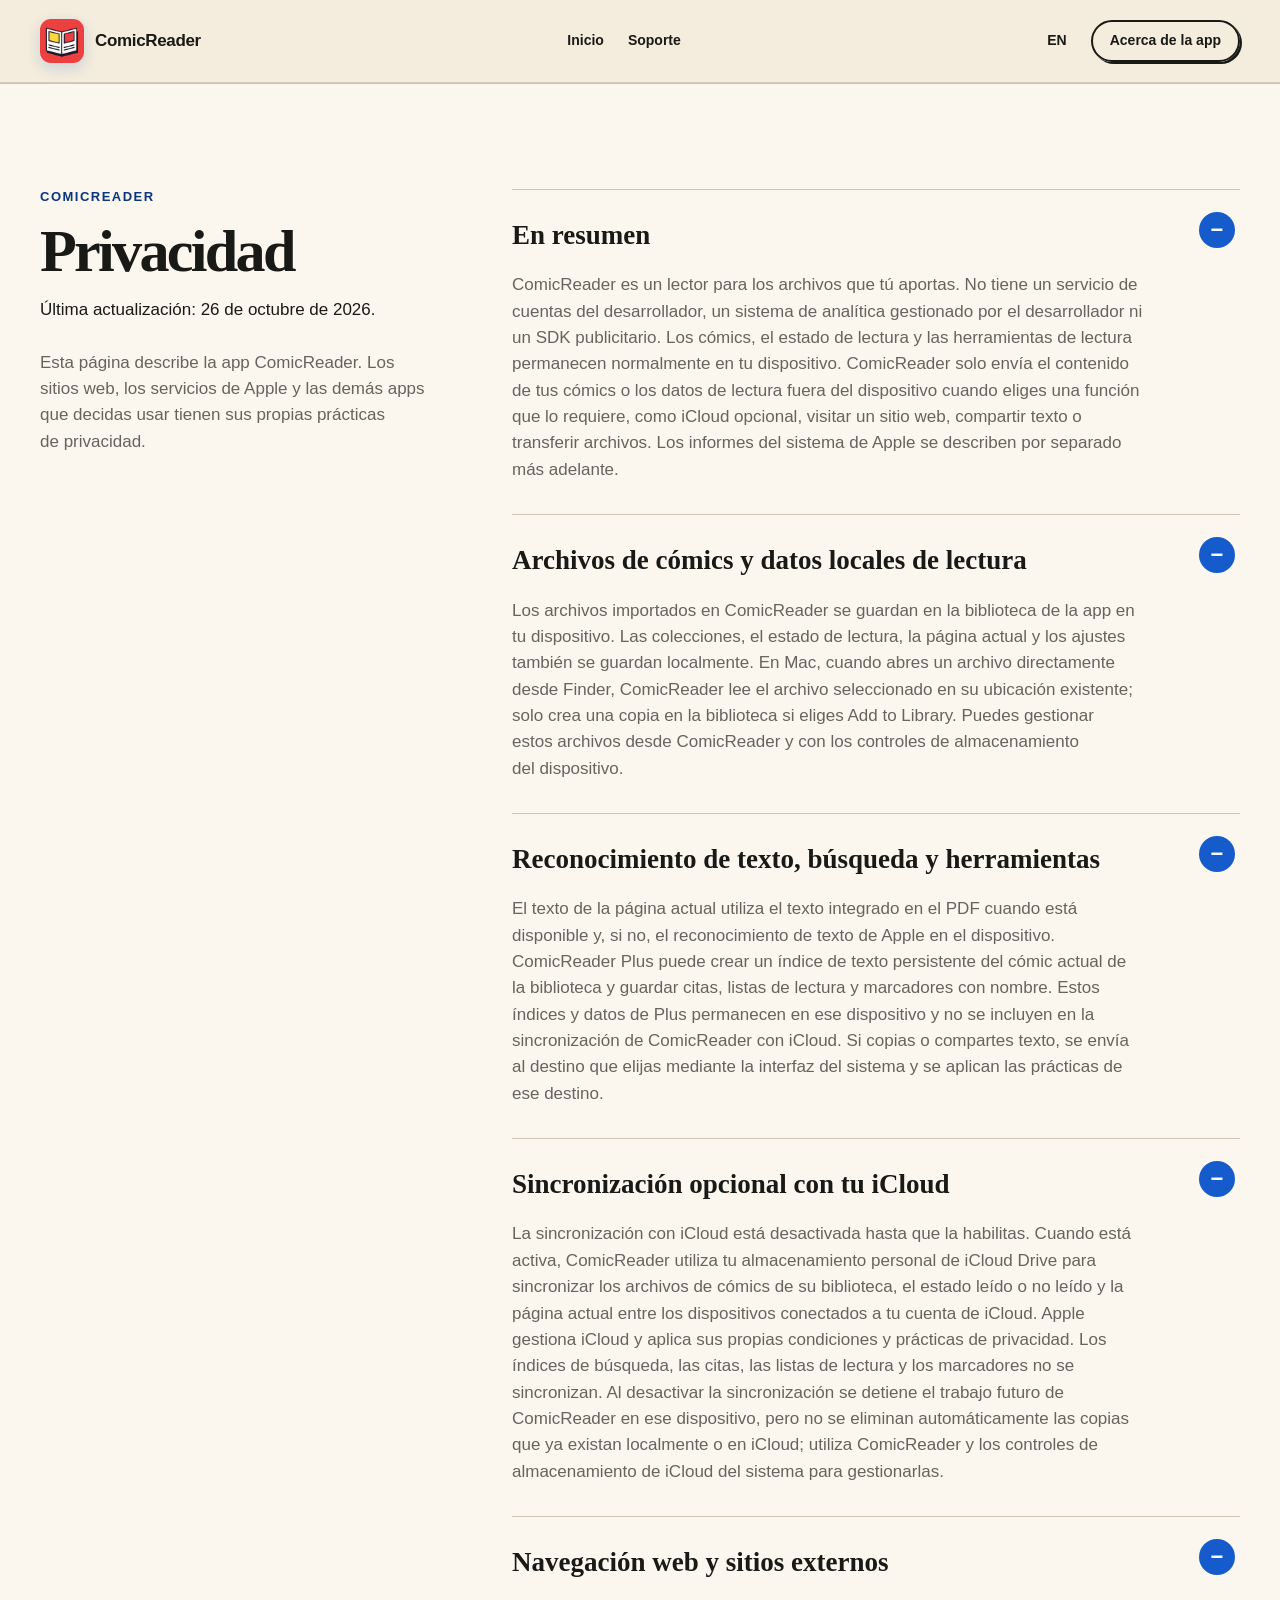
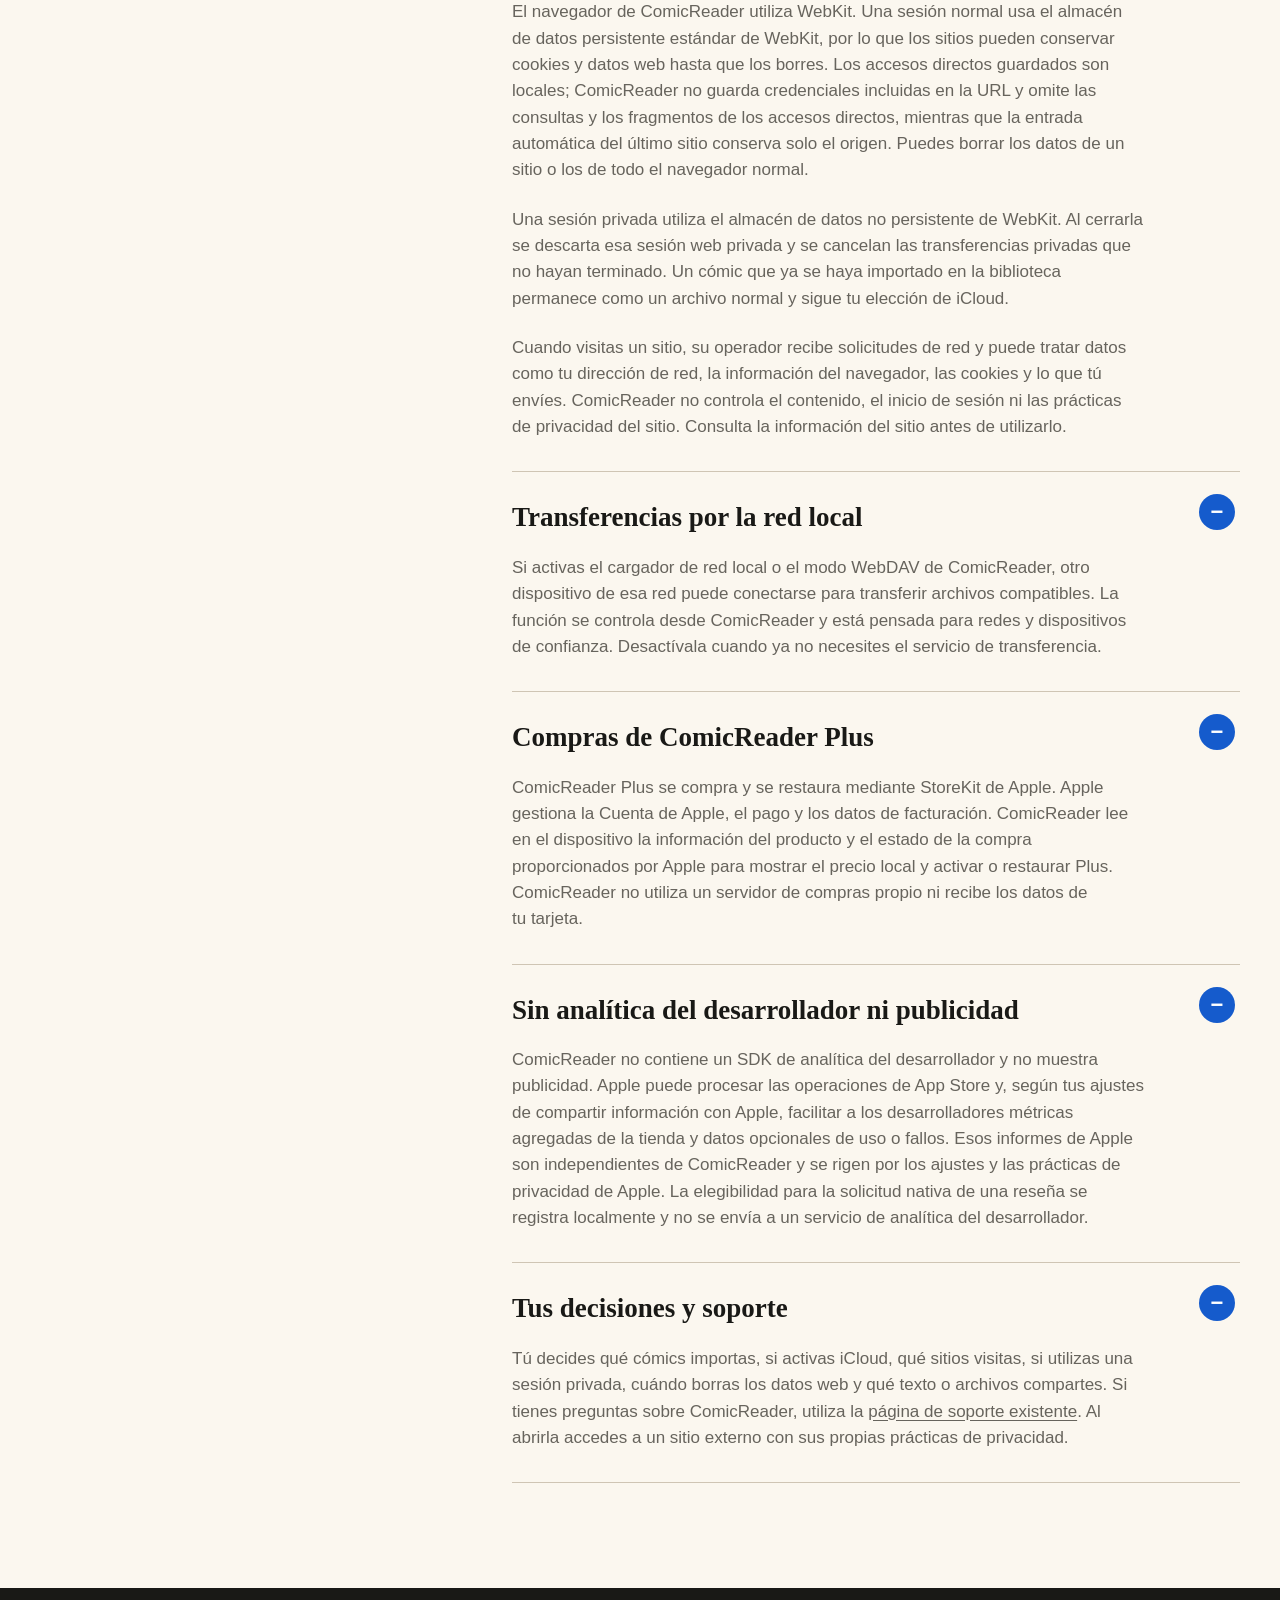
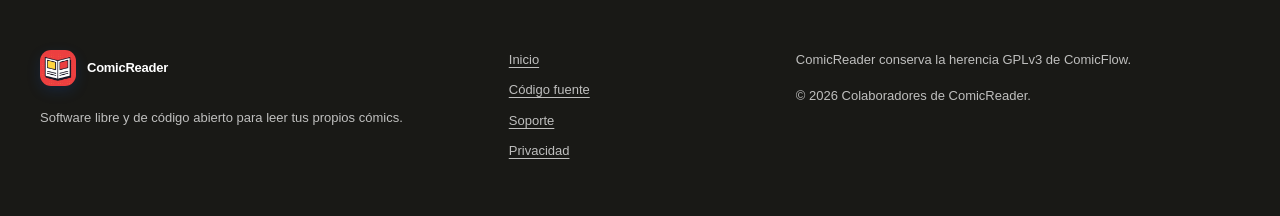
<file: docs/es/privacy/index.html>
<!doctype html>
<html lang="es">
<head>
  <meta charset="utf-8">
  <meta name="viewport" content="width=device-width, initial-scale=1">
  <title>Privacidad — ComicReader</title>
  <meta name="description" content="Cómo gestiona ComicReader los archivos locales, el reconocimiento de texto en el dispositivo, iCloud opcional, la navegación web y las compras con StoreKit.">
  <meta name="theme-color" content="#f4ecdc">
  <meta name="color-scheme" content="light">
  <link rel="canonical" href="https://pclemente.github.io/ComicReader/es/privacy/">
  <link rel="alternate" hreflang="en" href="https://pclemente.github.io/ComicReader/privacy/">
  <link rel="alternate" hreflang="es" href="https://pclemente.github.io/ComicReader/es/privacy/">
  <link rel="alternate" hreflang="x-default" href="https://pclemente.github.io/ComicReader/privacy/">
  <link rel="icon" href="../../assets/app-icon.png" type="image/png">
  <link rel="apple-touch-icon" href="../../assets/app-icon.png">
  <link rel="stylesheet" href="../../styles.css">
</head>
<body>
  <a class="skip-link" href="#main">Saltar al contenido</a>

  <header class="site-header">
    <div class="nav-shell">
      <a class="brand" href="../" aria-label="Inicio de ComicReader">
        <img src="../../assets/app-icon.png" alt="" width="44" height="44">
        <span>ComicReader</span>
      </a>
      <nav class="main-nav" aria-label="Navegación principal">
        <a href="../">Inicio</a>
        <a href="https://pabloclementeperez.wordpress.com/support/">Soporte</a>
      </nav>
      <div class="nav-actions">
        <a class="language-link" href="../../privacy/" lang="en" hreflang="en" aria-label="Read the privacy information in English">EN</a>
        <a class="button button-small" href="../">Acerca de la app</a>
      </div>
    </div>
  </header>

  <main id="main">
    <section class="faq-section" aria-labelledby="privacy-title">
      <div class="section-shell faq-layout">
        <div class="faq-heading">
          <p class="eyebrow">ComicReader</p>
          <h1 id="privacy-title">Privacidad</h1>
          <p>Última actualización: <time datetime="2026-10-26">26 de octubre de 2026</time>.</p>
          <p>Esta página describe la app ComicReader. Los sitios web, los servicios de Apple y las demás apps que decidas usar tienen sus propias prácticas de privacidad.</p>
        </div>

        <div class="faq-list">
          <details open>
            <summary>En resumen</summary>
            <p>ComicReader es un lector para los archivos que tú aportas. No tiene un servicio de cuentas del desarrollador, un sistema de analítica gestionado por el desarrollador ni un SDK publicitario. Los cómics, el estado de lectura y las herramientas de lectura permanecen normalmente en tu dispositivo. ComicReader solo envía el contenido de tus cómics o los datos de lectura fuera del dispositivo cuando eliges una función que lo requiere, como iCloud opcional, visitar un sitio web, compartir texto o transferir archivos. Los informes del sistema de Apple se describen por separado más adelante.</p>
          </details>

          <details open>
            <summary>Archivos de cómics y datos locales de lectura</summary>
            <p>Los archivos importados en ComicReader se guardan en la biblioteca de la app en tu dispositivo. Las colecciones, el estado de lectura, la página actual y los ajustes también se guardan localmente. En Mac, cuando abres un archivo directamente desde Finder, ComicReader lee el archivo seleccionado en su ubicación existente; solo crea una copia en la biblioteca si eliges Add to Library. Puedes gestionar estos archivos desde ComicReader y con los controles de almacenamiento del dispositivo.</p>
          </details>

          <details open>
            <summary>Reconocimiento de texto, búsqueda y herramientas</summary>
            <p>El texto de la página actual utiliza el texto integrado en el PDF cuando está disponible y, si no, el reconocimiento de texto de Apple en el dispositivo. ComicReader Plus puede crear un índice de texto persistente del cómic actual de la biblioteca y guardar citas, listas de lectura y marcadores con nombre. Estos índices y datos de Plus permanecen en ese dispositivo y no se incluyen en la sincronización de ComicReader con iCloud. Si copias o compartes texto, se envía al destino que elijas mediante la interfaz del sistema y se aplican las prácticas de ese destino.</p>
          </details>

          <details open>
            <summary>Sincronización opcional con tu iCloud</summary>
            <p>La sincronización con iCloud está desactivada hasta que la habilitas. Cuando está activa, ComicReader utiliza tu almacenamiento personal de iCloud Drive para sincronizar los archivos de cómics de su biblioteca, el estado leído o no leído y la página actual entre los dispositivos conectados a tu cuenta de iCloud. Apple gestiona iCloud y aplica sus propias condiciones y prácticas de privacidad. Los índices de búsqueda, las citas, las listas de lectura y los marcadores no se sincronizan. Al desactivar la sincronización se detiene el trabajo futuro de ComicReader en ese dispositivo, pero no se eliminan automáticamente las copias que ya existan localmente o en iCloud; utiliza ComicReader y los controles de almacenamiento de iCloud del sistema para gestionarlas.</p>
          </details>

          <details open>
            <summary>Navegación web y sitios externos</summary>
            <p>El navegador de ComicReader utiliza WebKit. Una sesión normal usa el almacén de datos persistente estándar de WebKit, por lo que los sitios pueden conservar cookies y datos web hasta que los borres. Los accesos directos guardados son locales; ComicReader no guarda credenciales incluidas en la URL y omite las consultas y los fragmentos de los accesos directos, mientras que la entrada automática del último sitio conserva solo el origen. Puedes borrar los datos de un sitio o los de todo el navegador normal.</p>
            <p>Una sesión privada utiliza el almacén de datos no persistente de WebKit. Al cerrarla se descarta esa sesión web privada y se cancelan las transferencias privadas que no hayan terminado. Un cómic que ya se haya importado en la biblioteca permanece como un archivo normal y sigue tu elección de iCloud.</p>
            <p>Cuando visitas un sitio, su operador recibe solicitudes de red y puede tratar datos como tu dirección de red, la información del navegador, las cookies y lo que tú envíes. ComicReader no controla el contenido, el inicio de sesión ni las prácticas de privacidad del sitio. Consulta la información del sitio antes de utilizarlo.</p>
          </details>

          <details open>
            <summary>Transferencias por la red local</summary>
            <p>Si activas el cargador de red local o el modo WebDAV de ComicReader, otro dispositivo de esa red puede conectarse para transferir archivos compatibles. La función se controla desde ComicReader y está pensada para redes y dispositivos de confianza. Desactívala cuando ya no necesites el servicio de transferencia.</p>
          </details>

          <details open>
            <summary>Compras de ComicReader Plus</summary>
            <p>ComicReader Plus se compra y se restaura mediante StoreKit de Apple. Apple gestiona la Cuenta de Apple, el pago y los datos de facturación. ComicReader lee en el dispositivo la información del producto y el estado de la compra proporcionados por Apple para mostrar el precio local y activar o restaurar Plus. ComicReader no utiliza un servidor de compras propio ni recibe los datos de tu tarjeta.</p>
          </details>

          <details open>
            <summary>Sin analítica del desarrollador ni publicidad</summary>
            <p>ComicReader no contiene un SDK de analítica del desarrollador y no muestra publicidad. Apple puede procesar las operaciones de App Store y, según tus ajustes de compartir información con Apple, facilitar a los desarrolladores métricas agregadas de la tienda y datos opcionales de uso o fallos. Esos informes de Apple son independientes de ComicReader y se rigen por los ajustes y las prácticas de privacidad de Apple. La elegibilidad para la solicitud nativa de una reseña se registra localmente y no se envía a un servicio de analítica del desarrollador.</p>
          </details>

          <details open>
            <summary>Tus decisiones y soporte</summary>
            <p>Tú decides qué cómics importas, si activas iCloud, qué sitios visitas, si utilizas una sesión privada, cuándo borras los datos web y qué texto o archivos compartes. Si tienes preguntas sobre ComicReader, utiliza la <a href="https://pabloclementeperez.wordpress.com/support/">página de soporte existente</a>. Al abrirla accedes a un sitio externo con sus propias prácticas de privacidad.</p>
          </details>
        </div>
      </div>
    </section>
  </main>

  <footer class="site-footer">
    <div class="section-shell footer-grid">
      <div>
        <a class="brand footer-brand" href="../" aria-label="Inicio de ComicReader">
          <img src="../../assets/app-icon.png" alt="" width="36" height="36">
          <span>ComicReader</span>
        </a>
        <p>Software libre y de código abierto para leer tus propios cómics.</p>
      </div>
      <nav aria-label="Enlaces del proyecto">
        <a href="../">Inicio</a>
        <a href="https://github.com/pclemente/ComicReader">Código fuente</a>
        <a href="https://pabloclementeperez.wordpress.com/support/">Soporte</a>
        <a href="./" aria-current="page">Privacidad</a>
      </nav>
      <div class="footer-notes">
        <p>ComicReader conserva la herencia GPLv3 de ComicFlow.</p>
        <p>© 2026 Colaboradores de ComicReader.</p>
      </div>
    </div>
  </footer>
</body>
</html>
</file>
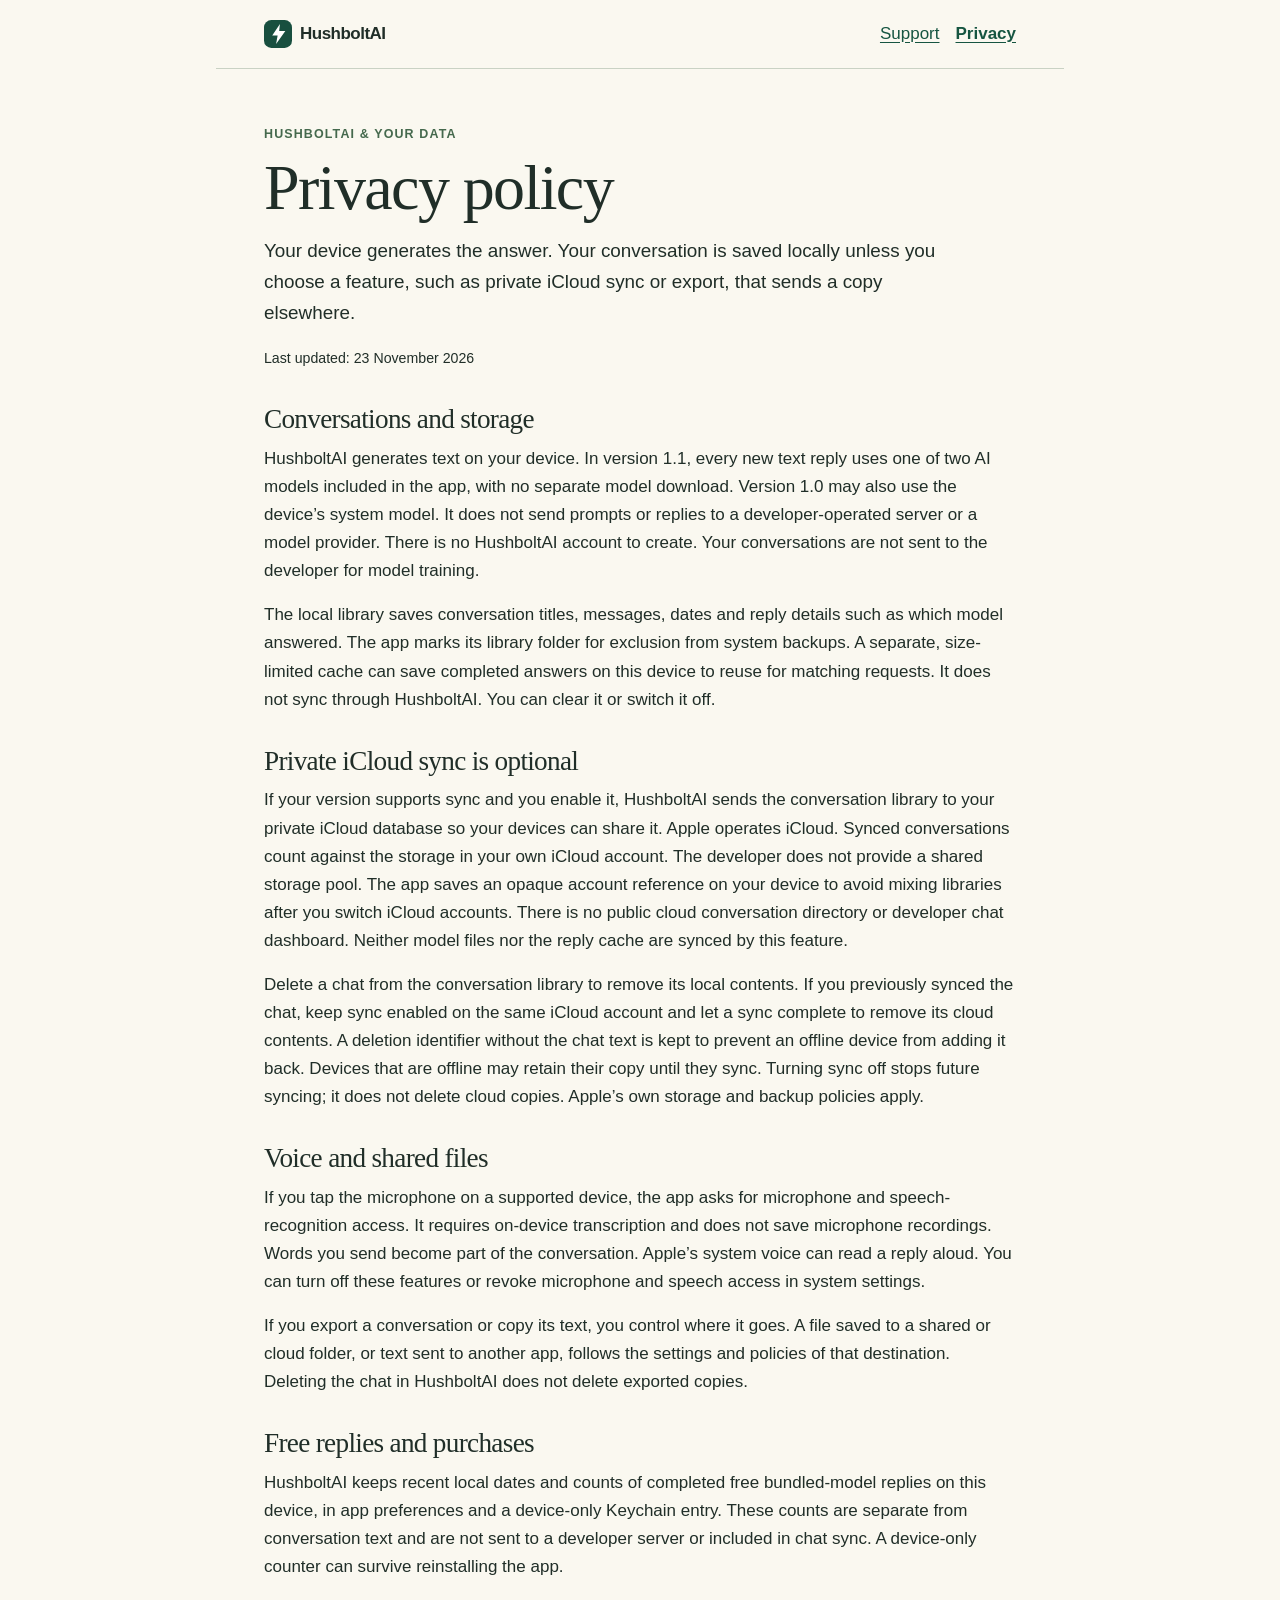
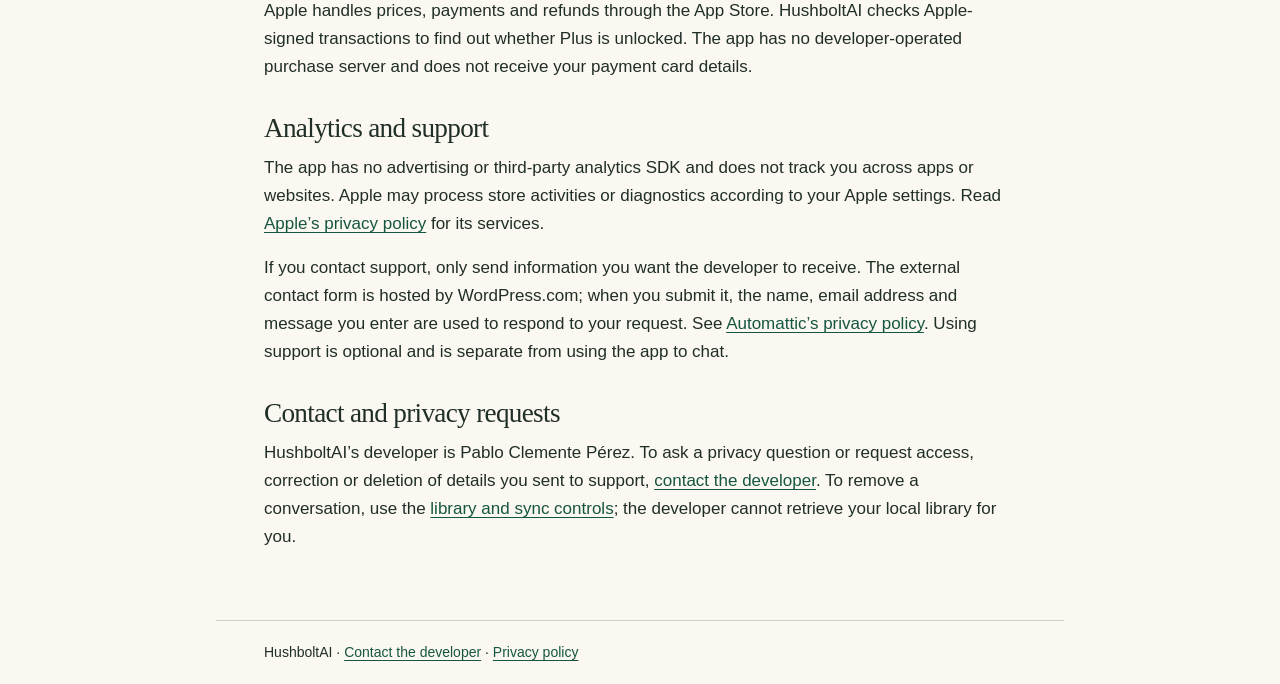
<file: docs/hushboltai/privacy.html>
<!doctype html>
<html lang="en"><head><meta charset="utf-8"><meta name="viewport" content="width=device-width, initial-scale=1"><meta name="referrer" content="no-referrer"><meta name="description" content="How HushboltAI handles on-device conversations, optional sync, dictation, purchases, and deletion."><title>Privacy policy | HushboltAI</title><style>*{box-sizing:border-box}html{color-scheme:light dark;scroll-behavior:smooth}body{margin:0;background:#faf8f0;color:#202e28;font:17px/1.65 -apple-system,BlinkMacSystemFont,'Segoe UI',sans-serif}header,main,footer{margin:auto;max-width:53rem;padding:1.25rem clamp(1.25rem,5vw,3rem)}header{display:flex;align-items:center;gap:1rem;justify-content:space-between;border-bottom:1px solid #c9d2c4}nav{display:flex;gap:1rem}a{color:#165541;text-underline-offset:.18em}a:focus-visible,summary:focus-visible{outline:3px solid #b55a16;outline-offset:4px}.brand{display:inline-flex;align-items:center;gap:.5rem;font-weight:720;letter-spacing:-.03em;text-decoration:none;color:inherit}.bolt{background:#184f3f;color:#fff;width:1.75rem;height:1.75rem;border-radius:.46rem;display:grid;place-items:center}.bolt svg{width:1.05rem;height:1.25rem;fill:currentColor}.kicker{font-size:.78rem;font-weight:700;letter-spacing:.09em;text-transform:uppercase;color:#45694d;margin:2.2rem 0 .45rem}h1,h2{font-family:Georgia,'Times New Roman',serif;font-weight:520;line-height:1.12;letter-spacing:-.025em}h1{font-size:clamp(2.5rem,7vw,4rem);margin:.1rem 0 .7rem}h2{font-size:1.7rem;margin:2rem 0 .65rem}p{margin:.45rem 0 1rem}.lead{font-size:1.18rem;max-width:42rem}.card{padding:1rem 1.25rem;background:#e8efe4;border-radius:1rem;margin:1.55rem 0}.card p:last-child{margin-bottom:0}details{border-bottom:1px solid #c9d2c4;padding:.8rem 0}details p{margin:.55rem 0 .3rem}summary{font-weight:650;cursor:pointer}footer{border-top:1px solid #c9d2c4;font-size:.875rem;margin-top:2rem}nav a[aria-current]{font-weight:700}ul{padding-left:1.4rem}.skip{position:absolute;left:-10000px}.skip:focus{left:.5rem;top:.5rem;background:#fff;padding:.4rem;z-index:3}@media(max-width:410px){header{gap:.5rem;flex-wrap:wrap}nav{gap:.8rem}}@media(prefers-reduced-motion:reduce){html{scroll-behavior:auto}}@media(prefers-color-scheme:dark){body{background:#18211c;color:#eef3e8}.kicker{color:#a9c7a6}.card{background:#273a30}a{color:#b0dec1}header,footer,details{border-color:#4b5b4e}.skip:focus{background:#18211c}}</style></head>
<body><a class="skip" href="#main">Skip to content</a><header><a class="brand" href="support.html"><span class="bolt" aria-hidden="true"><svg viewBox="0 0 20 26"><path d="M12 0 2 15h7l-2 11 12-17h-8z"/></svg></span>HushboltAI</a><nav aria-label="Help and privacy"><a href="support.html">Support</a><a href="privacy.html" aria-current="page">Privacy</a></nav></header>
<main id="main"><p class="kicker">HushboltAI &amp; your data</p><h1>Privacy policy</h1><p class="lead">Your device generates the answer. Your conversation is saved locally unless you choose a feature, such as private iCloud sync or export, that sends a copy elsewhere.</p>
<p><small>Last updated: <time datetime="2026-11-23">23 November 2026</time></small></p>
<h2>Conversations and storage</h2><p>HushboltAI generates text on your device. In version 1.1, every new text reply uses one of two AI models included in the app, with no separate model download. Version 1.0 may also use the device’s system model. It does not send prompts or replies to a developer-operated server or a model provider. There is no HushboltAI account to create. Your conversations are not sent to the developer for model training.</p>
<p>The local library saves conversation titles, messages, dates and reply details such as which model answered. The app marks its library folder for exclusion from system backups. A separate, size-limited cache can save completed answers on this device to reuse for matching requests. It does not sync through HushboltAI. You can clear it or switch it off.</p>
<h2>Private iCloud sync is optional</h2><p>If your version supports sync and you enable it, HushboltAI sends the conversation library to your private iCloud database so your devices can share it. Apple operates iCloud. Synced conversations count against the storage in your own iCloud account. The developer does not provide a shared storage pool. The app saves an opaque account reference on your device to avoid mixing libraries after you switch iCloud accounts. There is no public cloud conversation directory or developer chat dashboard. Neither model files nor the reply cache are synced by this feature.</p>
<p>Delete a chat from the conversation library to remove its local contents. If you previously synced the chat, keep sync enabled on the same iCloud account and let a sync complete to remove its cloud contents. A deletion identifier without the chat text is kept to prevent an offline device from adding it back. Devices that are offline may retain their copy until they sync. Turning sync off stops future syncing; it does not delete cloud copies. Apple’s own storage and backup policies apply.</p>
<h2>Voice and shared files</h2><p>If you tap the microphone on a supported device, the app asks for microphone and speech-recognition access. It requires on-device transcription and does not save microphone recordings. Words you send become part of the conversation. Apple’s system voice can read a reply aloud. You can turn off these features or revoke microphone and speech access in system settings.</p>
<p>If you export a conversation or copy its text, you control where it goes. A file saved to a shared or cloud folder, or text sent to another app, follows the settings and policies of that destination. Deleting the chat in HushboltAI does not delete exported copies.</p>
<h2>Free replies and purchases</h2><p>HushboltAI keeps recent local dates and counts of completed free bundled-model replies on this device, in app preferences and a device-only Keychain entry. These counts are separate from conversation text and are not sent to a developer server or included in chat sync. A device-only counter can survive reinstalling the app.</p>
<p>Apple handles prices, payments and refunds through the App Store. HushboltAI checks Apple-signed transactions to find out whether Plus is unlocked. The app has no developer-operated purchase server and does not receive your payment card details.</p>
<h2>Analytics and support</h2><p>The app has no advertising or third-party analytics SDK and does not track you across apps or websites. Apple may process store activities or diagnostics according to your Apple settings. Read <a href="https://www.apple.com/legal/privacy/">Apple’s privacy policy</a> for its services.</p>
<p>If you contact support, only send information you want the developer to receive. The external contact form is hosted by WordPress.com; when you submit it, the name, email address and message you enter are used to respond to your request. See <a href="https://automattic.com/privacy/">Automattic’s privacy policy</a>. Using support is optional and is separate from using the app to chat.</p>
<h2>Contact and privacy requests</h2><p>HushboltAI’s developer is Pablo Clemente Pérez. To ask a privacy question or request access, correction or deletion of details you sent to support, <a href="https://pabloclementeperez.wordpress.com/support/">contact the developer</a>. To remove a conversation, use the <a href="support.html">library and sync controls</a>; the developer cannot retrieve your local library for you.</p>
</main>
<footer>HushboltAI · <a href="https://pabloclementeperez.wordpress.com/support/">Contact the developer</a> · <a href="privacy.html">Privacy policy</a></footer></body></html>
</file>
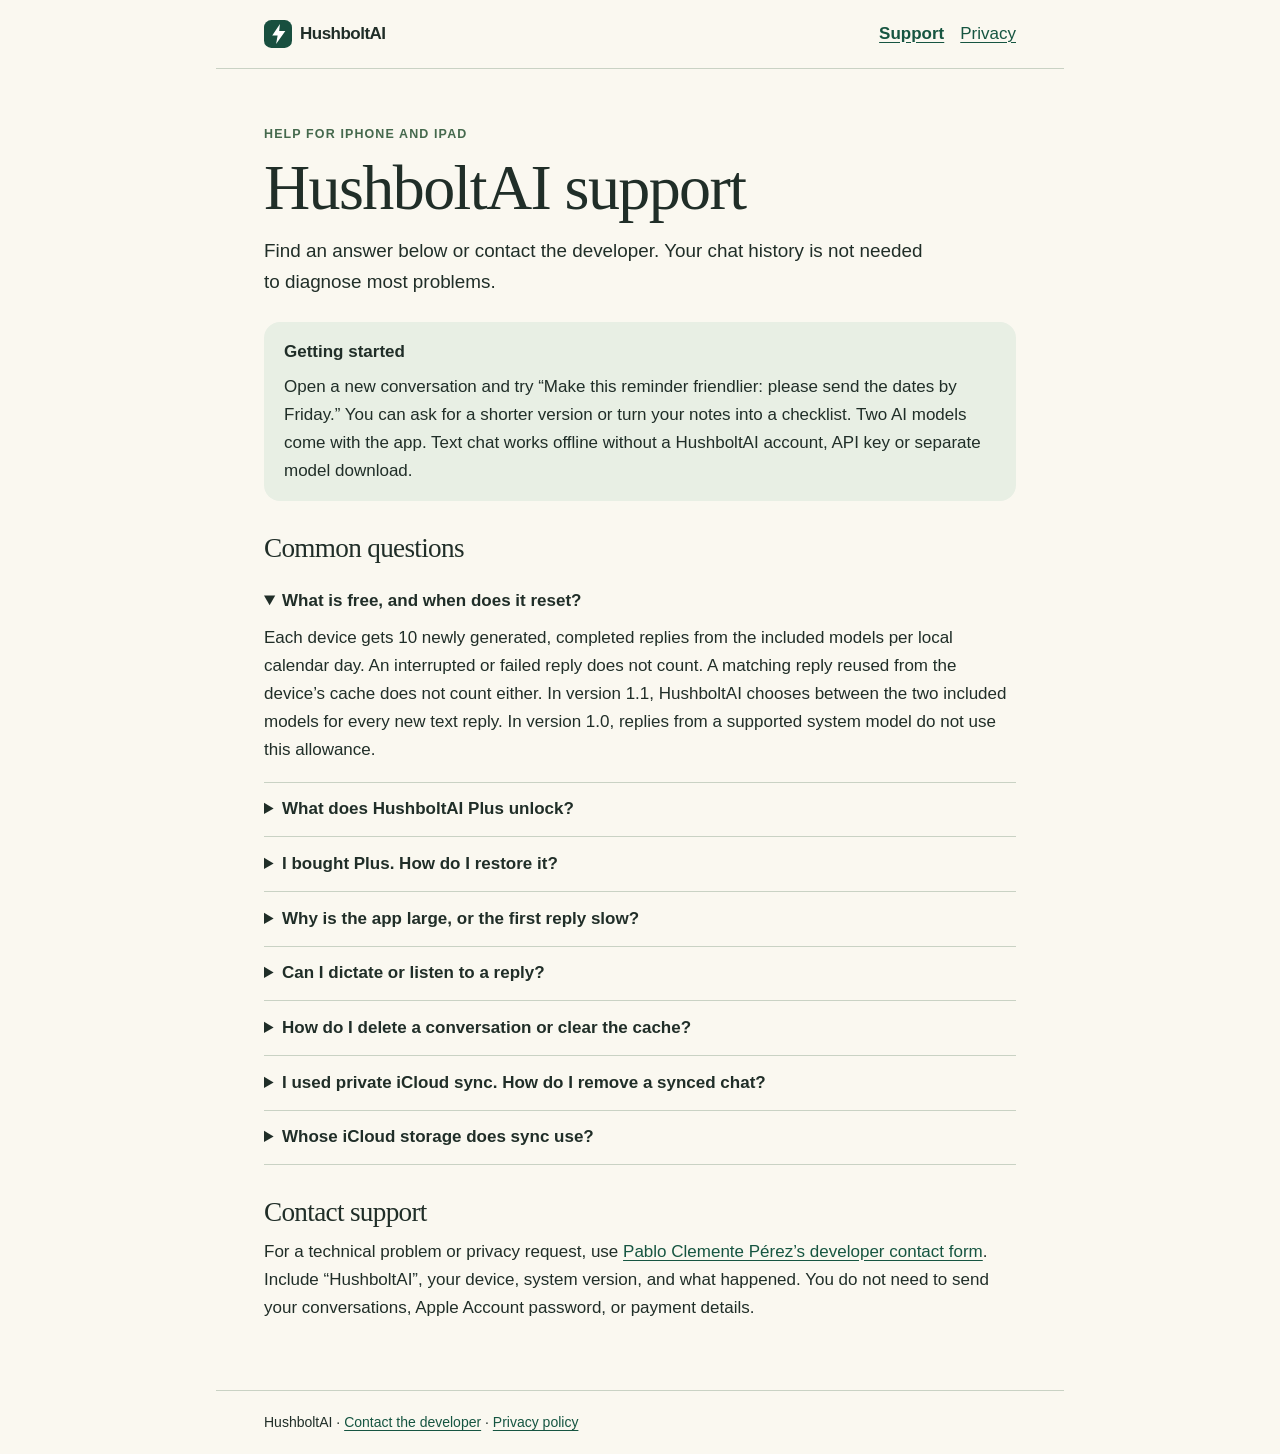
<file: docs/hushboltai/support.html>
<!doctype html>
<html lang="en"><head><meta charset="utf-8"><meta name="viewport" content="width=device-width, initial-scale=1"><meta name="referrer" content="no-referrer"><meta name="description" content="Help with offline chat, free daily replies, the one-time Plus purchase, and privacy settings."><title>HushboltAI support | HushboltAI</title><style>*{box-sizing:border-box}html{color-scheme:light dark;scroll-behavior:smooth}body{margin:0;background:#faf8f0;color:#202e28;font:17px/1.65 -apple-system,BlinkMacSystemFont,'Segoe UI',sans-serif}header,main,footer{margin:auto;max-width:53rem;padding:1.25rem clamp(1.25rem,5vw,3rem)}header{display:flex;align-items:center;gap:1rem;justify-content:space-between;border-bottom:1px solid #c9d2c4}nav{display:flex;gap:1rem}a{color:#165541;text-underline-offset:.18em}a:focus-visible,summary:focus-visible{outline:3px solid #b55a16;outline-offset:4px}.brand{display:inline-flex;align-items:center;gap:.5rem;font-weight:720;letter-spacing:-.03em;text-decoration:none;color:inherit}.bolt{background:#184f3f;color:#fff;width:1.75rem;height:1.75rem;border-radius:.46rem;display:grid;place-items:center}.bolt svg{width:1.05rem;height:1.25rem;fill:currentColor}.kicker{font-size:.78rem;font-weight:700;letter-spacing:.09em;text-transform:uppercase;color:#45694d;margin:2.2rem 0 .45rem}h1,h2{font-family:Georgia,'Times New Roman',serif;font-weight:520;line-height:1.12;letter-spacing:-.025em}h1{font-size:clamp(2.5rem,7vw,4rem);margin:.1rem 0 .7rem}h2{font-size:1.7rem;margin:2rem 0 .65rem}p{margin:.45rem 0 1rem}.lead{font-size:1.18rem;max-width:42rem}.card{padding:1rem 1.25rem;background:#e8efe4;border-radius:1rem;margin:1.55rem 0}.card p:last-child{margin-bottom:0}details{border-bottom:1px solid #c9d2c4;padding:.8rem 0}details p{margin:.55rem 0 .3rem}summary{font-weight:650;cursor:pointer}footer{border-top:1px solid #c9d2c4;font-size:.875rem;margin-top:2rem}nav a[aria-current]{font-weight:700}ul{padding-left:1.4rem}.skip{position:absolute;left:-10000px}.skip:focus{left:.5rem;top:.5rem;background:#fff;padding:.4rem;z-index:3}@media(max-width:410px){header{gap:.5rem;flex-wrap:wrap}nav{gap:.8rem}}@media(prefers-reduced-motion:reduce){html{scroll-behavior:auto}}@media(prefers-color-scheme:dark){body{background:#18211c;color:#eef3e8}.kicker{color:#a9c7a6}.card{background:#273a30}a{color:#b0dec1}header,footer,details{border-color:#4b5b4e}.skip:focus{background:#18211c}}</style></head>
<body><a class="skip" href="#main">Skip to content</a><header><a class="brand" href="support.html"><span class="bolt" aria-hidden="true"><svg viewBox="0 0 20 26"><path d="M12 0 2 15h7l-2 11 12-17h-8z"/></svg></span>HushboltAI</a><nav aria-label="Help and privacy"><a href="support.html" aria-current="page">Support</a><a href="privacy.html">Privacy</a></nav></header>
<main id="main"><p class="kicker">Help for iPhone and iPad</p><h1>HushboltAI support</h1><p class="lead">Find an answer below or contact the developer. Your chat history is not needed to diagnose most problems.</p>
<div class="card"><strong>Getting started</strong><p>Open a new conversation and try “Make this reminder friendlier: please send the dates by Friday.” You can ask for a shorter version or turn your notes into a checklist. Two AI models come with the app. Text chat works offline without a HushboltAI account, API key or separate model download.</p></div>
<h2>Common questions</h2>
<details open><summary>What is free, and when does it reset?</summary><p>Each device gets 10 newly generated, completed replies from the included models per local calendar day. An interrupted or failed reply does not count. A matching reply reused from the device’s cache does not count either. In version 1.1, HushboltAI chooses between the two included models for every new text reply. In version 1.0, replies from a supported system model do not use this allowance.</p></details>
<details><summary>What does HushboltAI Plus unlock?</summary><p>Plus is a one-time purchase for this edition. It unlocks unlimited replies from the included models and Markdown export on supported platforms. It is not a subscription. The App Store shows the price for your region before you confirm.</p></details>
<details><summary>I bought Plus. How do I restore it?</summary><p>Open the Plus screen and choose <strong>Restore purchases</strong> while connected to the App Store. Use the same Apple Account that bought this edition. For a billing issue or refund, <a href="https://reportaproblem.apple.com/">contact Apple about the purchase</a>.</p></details>
<details><summary>Why is the app large, or the first reply slow?</summary><p>The two included models account for about 1.85 GB before the rest of the app. The first reply can take longer while a model loads. Leave the app in front to let it answer. For a quicker reply, turn off <strong>Longer replies</strong> and try one short question at a time. HushboltAI cannot look up live information, and generated answers can be wrong.</p></details>
<details><summary>Can I dictate or listen to a reply?</summary><p>On iPhone and iPad, tap the microphone and allow Microphone and Speech Recognition when prompted. Dictation needs an on-device recognizer for your language; if it is unavailable, you can type instead. In <strong>Settings &amp; privacy</strong>, turn on <strong>Speak replies</strong> to listen. <strong>Send after a pause</strong> is optional; when off, dictation stays in the message field until you tap Send.</p></details>
<details><summary>How do I delete a conversation or clear the cache?</summary><p>On iPhone or iPad, open the library, choose the conversation’s actions menu (…), and confirm <strong>Delete conversation</strong>. This also clears saved reply-cache entries. To keep your conversations but forget previously cached answers, open <strong>Settings &amp; privacy → Clear saved replies</strong>. Set <strong>Reply cache</strong> to <strong>Off</strong> to stop caching.</p></details>
<details><summary>I used private iCloud sync. How do I remove a synced chat?</summary><p>In a version with <strong>Sync with iCloud</strong> enabled, delete the conversation while signed in to the same iCloud account. Keep sync on and use <strong>Sync now</strong> while online. Other devices receive the deletion when they next sync. Switching sync off or uninstalling the app does not erase an existing iCloud copy.</p></details>
<details><summary>Whose iCloud storage does sync use?</summary><p>It uses yours. Only devices signed in to your Apple Account can sync these conversations. If your iCloud storage fills up, replies and local saving still work as long as your device has space. Free up iCloud storage and choose <strong>Sync now</strong> to try again. The models and reply cache do not use your iCloud space.</p></details>
<h2 id="contact">Contact support</h2><p>For a technical problem or privacy request, use <a href="https://pabloclementeperez.wordpress.com/support/">Pablo Clemente Pérez’s developer contact form</a>. Include “HushboltAI”, your device, system version, and what happened. You do not need to send your conversations, Apple Account password, or payment details.</p>
</main>
<footer>HushboltAI · <a href="https://pabloclementeperez.wordpress.com/support/">Contact the developer</a> · <a href="privacy.html">Privacy policy</a></footer></body></html>
</file>
<file: docs/styles.css>
:root {
  --paper: #f4ecdc;
  --paper-light: #fbf7ef;
  --ink: #191916;
  --muted: #67645d;
  --line: #cfc5b4;
  --blue: #155bcc;
  --blue-dark: #0a367f;
  --red: #bd3c30;
  --gold: #dea72e;
  --night: #171b25;
  --night-soft: #252b38;
  --white: #fffdf8;
  --radius: 24px;
  --shadow: 0 26px 70px rgba(35, 29, 18, .16);
  --sans: -apple-system, BlinkMacSystemFont, "Segoe UI", sans-serif;
  --serif: Iowan Old Style, Baskerville, "Times New Roman", serif;
}

* {
  box-sizing: border-box;
}

html {
  scroll-behavior: smooth;
}

main {
  overflow-x: clip;
}


body {
  margin: 0;
  color: var(--ink);
  background: var(--paper);
  font-family: var(--sans);
  font-size: 17px;
  line-height: 1.55;
  text-rendering: optimizeLegibility;
  -webkit-font-smoothing: antialiased;
}

img {
  display: block;
  max-width: 100%;
  height: auto;
}

a {
  color: inherit;
  text-underline-offset: .2em;
}

a:hover {
  text-decoration-thickness: 2px;
}

button,
a {
  -webkit-tap-highlight-color: transparent;
}

:focus-visible {
  outline: 3px solid var(--blue);
  outline-offset: 4px;
}

.skip-link {
  position: fixed;
  top: 12px;
  left: 12px;
  z-index: 100;
  padding: 10px 16px;
  color: white;
  background: var(--ink);
  border-radius: 8px;
  transform: translateY(-150%);
}

.skip-link:focus {
  transform: translateY(0);
}

.section-shell,
.nav-shell {
  width: min(1200px, calc(100% - 48px));
  margin-inline: auto;
}

.site-header {
  position: relative;
  z-index: 20;
  border-bottom: 1px solid rgba(25, 25, 22, .16);
}

.nav-shell {
  display: flex;
  align-items: center;
  justify-content: space-between;
  min-height: 82px;
  gap: 28px;
}

.brand {
  display: inline-flex;
  align-items: center;
  gap: 11px;
  font-weight: 800;
  letter-spacing: -.02em;
  text-decoration: none;
}

.brand img {
  border-radius: 11px;
  box-shadow: 0 5px 14px rgba(21, 91, 204, .18);
}

.main-nav,
.nav-actions {
  display: flex;
  align-items: center;
  gap: 24px;
}

.main-nav a,
.language-link {
  font-size: 14px;
  font-weight: 750;
  text-decoration: none;
}

.main-nav a:hover,
.language-link:hover {
  color: var(--blue);
}

.button {
  display: inline-flex;
  align-items: center;
  justify-content: center;
  min-height: 52px;
  padding: 13px 22px;
  border: 2px solid var(--ink);
  border-radius: 999px;
  font-weight: 800;
  line-height: 1.1;
  text-decoration: none;
  box-shadow: 3px 3px 0 var(--ink);
  transition: transform .18s ease, box-shadow .18s ease, background-color .18s ease;
}

.button:hover {
  transform: translate(-1px, -1px);
  box-shadow: 5px 5px 0 var(--ink);
}

.button-small {
  min-height: 42px;
  padding: 10px 17px;
  font-size: 14px;
  box-shadow: 2px 2px 0 var(--ink);
}

.button-primary {
  color: white;
  background: var(--blue);
}

.button-light {
  color: var(--ink);
  background: var(--white);
}

.hero {
  display: grid;
  grid-template-columns: minmax(0, 1fr) minmax(420px, 1.1fr);
  align-items: center;
  min-height: 610px;
  padding-block: 42px 54px;
  gap: 64px;
}

.eyebrow {
  margin: 0 0 16px;
  color: var(--blue-dark);
  font-size: 13px;
  font-weight: 850;
  letter-spacing: .115em;
  line-height: 1.3;
  text-transform: uppercase;
}

.eyebrow span {
  display: inline-block;
  margin-right: 9px;
  padding: 5px 9px 4px;
  color: white;
  background: var(--red);
  border-radius: 999px;
  letter-spacing: .08em;
}

h1,
h2,
h3,
p {
  text-wrap: pretty;
}

h1,
h2 {
  margin: 0;
  font-family: var(--serif);
  font-weight: 700;
  letter-spacing: -.045em;
  line-height: .97;
}

h1 {
  max-width: 690px;
  font-size: clamp(50px, 4.7vw, 68px);
}

h2 {
  font-size: clamp(49px, 6vw, 82px);
}

h1 em,
h2 em {
  color: var(--red);
  font-weight: 500;
}

.hero-lede {
  max-width: 600px;
  margin: 31px 0 0;
  font-size: clamp(19px, 2vw, 23px);
  line-height: 1.45;
}

.hero-continuity {
  max-width: 560px;
  margin: 14px 0 0;
  color: var(--blue-dark);
  font-weight: 750;
}

.cta-row {
  display: flex;
  align-items: center;
  flex-wrap: wrap;
  margin-top: 32px;
  gap: 24px;
}

.text-link {
  font-weight: 800;
  text-decoration: none;
  border-bottom: 2px solid currentColor;
}

.compatibility {
  margin: 23px 0 0;
  color: var(--muted);
  font-size: 13px;
  line-height: 1.5;
}

.hero-visual {
  position: relative;
  margin: 0;
  padding: 45px 8px 55px;
}

.hero-visual::before {
  position: absolute;
  inset: 3% 0 10%;
  z-index: -1;
  content: "";
  background: var(--gold);
  border: 2px solid var(--ink);
  border-radius: 50% 45% 48% 43%;
  transform: rotate(-3deg);
}

.screenshot-frame {
  overflow: hidden;
  background: #020202;
  border: 3px solid var(--ink);
  box-shadow: 12px 14px 0 rgba(25, 25, 22, .85), var(--shadow);
}

.duo-frame {
  max-width: 630px;
  margin-inline: auto;
  border-radius: 22px;
}

.visual-note {
  position: absolute;
  z-index: 3;
  display: flex;
  flex-direction: column;
  min-width: 200px;
  padding: 12px 16px;
  background: var(--white);
  border: 2px solid var(--ink);
  border-radius: 12px;
  box-shadow: 4px 4px 0 var(--ink);
  font-size: 12px;
  line-height: 1.35;
}

.visual-note strong {
  color: var(--blue);
  font-size: 13px;
}

.note-top {
  top: 23px;
  right: 12px;
  transform: rotate(2deg);
}

.note-bottom {
  bottom: 90px;
  left: 2px;
  transform: rotate(-2deg);
}

.hero-visual figcaption {
  margin-top: 27px;
  color: var(--muted);
  font-size: 11px;
  text-align: center;
}

.marquee {
  overflow: hidden;
  padding-block: 19px 18px;
  color: white;
  background: var(--blue);
  border-block: 2px solid var(--ink);
}

.marquee-track {
  display: flex;
  align-items: center;
  justify-content: center;
  min-width: max-content;
  gap: clamp(18px, 3vw, 48px);
  margin-inline: auto;
  padding-inline: 24px;
  font-family: var(--serif);
  font-size: clamp(16px, 1.8vw, 23px);
  font-weight: 700;
  letter-spacing: .035em;
}

.marquee-track i {
  color: var(--gold);
  font-size: 10px;
}

.devices {
  display: grid;
  grid-template-columns: .75fr 1.25fr;
  align-items: center;
  min-height: 820px;
  padding-block: 116px;
  gap: 62px;
}

.section-intro > p:last-child {
  max-width: 530px;
  margin: 28px 0 0;
  color: var(--muted);
  font-size: 19px;
}

.device-stage {
  position: relative;
  min-height: 545px;
}

.device {
  position: absolute;
  overflow: hidden;
  margin: 0;
  background: #fff;
  border: 3px solid var(--ink);
  box-shadow: 9px 11px 0 var(--ink), var(--shadow);
}

.device-mac {
  top: 22px;
  right: 0;
  left: 0;
  border-radius: 22px;
  transform: rotate(1deg);
}

.device-bar {
  display: flex;
  align-items: center;
  height: 28px;
  padding-left: 12px;
  gap: 6px;
  background: #e7e5e1;
  border-bottom: 1px solid #bcb9b1;
}

.device-bar span {
  width: 8px;
  height: 8px;
  background: var(--red);
  border-radius: 50%;
}

.device-bar span:nth-child(2) {
  background: var(--gold);
}

.device-bar span:nth-child(3) {
  background: #5ba869;
}

.device-ipad {
  right: 12%;
  bottom: 0;
  width: 30%;
  border-radius: 25px;
  transform: rotate(4deg);
}

.device-iphone {
  right: 0;
  bottom: -10px;
  width: 18%;
  border-width: 4px;
  border-radius: 29px;
  transform: rotate(-3deg);
}

.free-section {
  padding-block: 112px 120px;
  background: var(--paper-light);
  border-block: 1px solid var(--line);
}

.free-heading {
  display: grid;
  grid-template-columns: 1.1fr .9fr;
  align-items: end;
  margin-bottom: 90px;
  gap: 70px;
}

.free-heading > p {
  margin: 0 0 5px;
  color: var(--muted);
  font-size: 19px;
}

.feature-grid {
  display: grid;
  grid-template-columns: repeat(3, 1fr);
  gap: 16px;
}

.feature-card {
  min-height: 310px;
  padding: 30px;
  background: var(--paper);
  border: 1px solid var(--line);
  border-radius: var(--radius);
}

.feature-wide {
  grid-column: span 2;
  padding-right: 28%;
  background-color: var(--gold);
  background-image: linear-gradient(115deg, rgba(255, 255, 255, .24), transparent 48%);
  border-color: var(--ink);
}

.feature-number {
  display: block;
  margin-bottom: 44px;
  color: var(--red);
  font-family: var(--serif);
  font-size: 18px;
  font-weight: 700;
}

.feature-card h3,
.plus-copy h3,
.plus-tools h3,
.purchase-banner h3 {
  margin: 0;
  font-family: var(--serif);
  font-size: clamp(29px, 3vw, 42px);
  letter-spacing: -.03em;
  line-height: 1.04;
}

.feature-card p {
  margin: 17px 0 0;
  color: var(--muted);
}

.feature-wide p {
  color: var(--ink);
}

.feature-cloud {
  display: grid;
  grid-column: span 3;
  grid-template-columns: .85fr 1.15fr;
  align-items: center;
  max-height: 480px;
  overflow: hidden;
  padding: 0 0 0 42px;
  color: white;
  background: var(--blue-dark);
  border-color: var(--blue-dark);
}

.feature-cloud .feature-number {
  color: var(--gold);
}

.feature-cloud p {
  color: rgba(255, 255, 255, .75);
}

.feature-cloud img {
  width: 86%;
  margin: 26px auto;
  border: 2px solid var(--ink);
  border-radius: 28px;
  box-shadow: 9px 9px 0 rgba(0, 0, 0, .45);
}

.section-footnote {
  max-width: 850px;
  margin: 28px auto 0;
  color: var(--muted);
  font-size: 13px;
  text-align: center;
}

.plus-section {
  padding-block: 118px;
  color: var(--white);
  background: var(--night);
}

.plus-section .eyebrow {
  color: #77a9ff;
}

.plus-hero {
  display: grid;
  grid-template-columns: 1fr auto;
  align-items: end;
  padding-bottom: 72px;
  border-bottom: 1px solid rgba(255, 255, 255, .18);
  gap: 50px;
}

.plus-hero h2 em {
  color: var(--gold);
}

.price-block {
  display: flex;
  align-items: center;
  gap: 22px;
}

.price-block > p:last-child {
  margin: 0;
  color: rgba(255, 255, 255, .65);
  font-size: 13px;
  line-height: 1.5;
}

.price-block strong {
  color: var(--white);
}

.price {
  margin: 0;
  font-family: var(--serif);
  font-size: 68px;
  font-weight: 700;
  letter-spacing: -.05em;
  line-height: 1;
}

.price span {
  font-size: .5em;
  vertical-align: top;
}

.plus-story {
  display: grid;
  grid-template-columns: 1fr 1fr;
  align-items: center;
  min-height: 580px;
  padding-block: 90px;
  gap: clamp(50px, 9vw, 120px);
  border-bottom: 1px solid rgba(255, 255, 255, .18);
}

.plus-index {
  display: inline-flex;
  align-items: center;
  justify-content: center;
  width: 50px;
  height: 50px;
  margin-bottom: 46px;
  color: var(--night);
  background: var(--gold);
  border-radius: 50%;
  font-family: var(--serif);
  font-size: 19px;
  font-weight: 700;
}

.plus-copy h3 {
  font-size: clamp(42px, 5vw, 65px);
}

.plus-copy > p:not(.eyebrow):not(.precise-note) {
  margin: 25px 0 0;
  color: rgba(255, 255, 255, .78);
  font-size: 19px;
}

.precise-note {
  margin: 25px 0 0;
  padding-left: 16px;
  color: rgba(255, 255, 255, .57);
  border-left: 3px solid var(--gold);
  font-size: 13px;
}

.plus-shot {
  position: relative;
  width: min(100%, 440px);
  margin: 0 auto;
}

.plus-shot::before {
  position: absolute;
  inset: 8% -2% -5%;
  z-index: 0;
  content: "";
  background: var(--blue);
  border-radius: 45% 50% 46% 44%;
  transform: rotate(4deg);
}

.plus-story-lists .plus-shot::before {
  background: var(--red);
  transform: rotate(-4deg);
}

.plus-shot img {
  position: relative;
  z-index: 1;
  border: 3px solid #07090f;
  border-radius: 29px;
  box-shadow: 10px 12px 0 #07090f, 0 30px 80px rgba(0, 0, 0, .4);
}

.plus-tools {
  display: grid;
  grid-template-columns: repeat(3, 1fr);
  padding-block: 90px;
  gap: 14px;
}

.plus-tools article {
  min-height: 350px;
  padding: 30px;
  background: var(--night-soft);
  border: 1px solid rgba(255, 255, 255, .13);
  border-radius: var(--radius);
}

.plus-tools article > span {
  display: inline-flex;
  align-items: center;
  justify-content: center;
  width: 55px;
  height: 55px;
  margin-bottom: 55px;
  color: var(--night);
  background: var(--gold);
  border-radius: 50%;
  font-size: 26px;
  font-weight: 700;
}

.plus-tools h3 {
  font-size: 31px;
}

.plus-tools p {
  margin: 18px 0 0;
  color: rgba(255, 255, 255, .65);
}

.purchase-banner {
  display: flex;
  align-items: center;
  justify-content: space-between;
  padding: 44px 48px;
  color: var(--ink);
  background: var(--gold);
  border: 2px solid #07090f;
  border-radius: var(--radius);
  box-shadow: 8px 8px 0 #07090f;
  gap: 40px;
}

.purchase-banner .eyebrow {
  color: var(--blue-dark);
}

.purchase-banner h3 {
  font-size: 38px;
}

.purchase-banner p:last-child {
  margin: 13px 0 0;
}

.choice-section {
  padding-block: 115px 125px;
}

.compact-intro {
  max-width: 790px;
  margin-bottom: 58px;
}

.choice-grid {
  display: grid;
  grid-template-columns: 1fr 1fr;
  gap: 18px;
}

.choice-card {
  display: flex;
  flex-direction: column;
  min-height: 630px;
  padding: 43px;
  border: 2px solid var(--ink);
  border-radius: var(--radius);
}

.choice-free {
  background: var(--white);
}

.choice-plus {
  color: white;
  background: var(--blue);
  box-shadow: 8px 8px 0 var(--ink);
}

.choice-label {
  margin: 0;
  font-weight: 850;
  letter-spacing: .06em;
  text-transform: uppercase;
}

.choice-price {
  margin: 16px 0 25px;
  font-family: var(--serif);
  font-size: 50px;
  font-weight: 700;
  letter-spacing: -.04em;
  line-height: 1;
}

.choice-price small {
  font-family: var(--sans);
  font-size: 12px;
  font-weight: 600;
  letter-spacing: 0;
}

.choice-card ul {
  flex: 1;
  margin: 0 0 33px;
  padding: 0;
  list-style: none;
}

.choice-card li {
  position: relative;
  padding: 13px 0 13px 30px;
  border-bottom: 1px solid rgba(25, 25, 22, .18);
}

.choice-plus li {
  border-color: rgba(255, 255, 255, .25);
}

.choice-card li::before {
  position: absolute;
  top: 14px;
  left: 2px;
  content: "✓";
  color: var(--red);
  font-weight: 900;
}

.choice-plus li::before {
  color: var(--gold);
}

.choice-card .button {
  align-self: flex-start;
}

.in-app-note {
  margin: auto 0 0;
  color: rgba(255, 255, 255, .72);
  font-size: 13px;
}

.faq-section {
  padding-block: 105px;
  background: var(--paper-light);
  border-top: 1px solid var(--line);
}

.faq-layout {
  display: grid;
  grid-template-columns: .7fr 1.3fr;
  gap: 80px;
}

.faq-heading {
  position: sticky;
  top: 30px;
  align-self: start;
}

.faq-heading h2 {
  font-size: clamp(46px, 5vw, 67px);
}

.faq-heading > p:last-child {
  margin-top: 26px;
  color: var(--muted);
}

.faq-list {
  border-top: 1px solid var(--line);
}

.faq-list details {
  border-bottom: 1px solid var(--line);
}

.faq-list summary {
  position: relative;
  padding: 29px 55px 29px 0;
  cursor: pointer;
  font-family: var(--serif);
  font-size: 27px;
  font-weight: 700;
  line-height: 1.2;
  list-style: none;
}

.faq-list summary::-webkit-details-marker {
  display: none;
}

.faq-list summary::after {
  position: absolute;
  top: 22px;
  right: 5px;
  display: inline-flex;
  align-items: center;
  justify-content: center;
  width: 36px;
  height: 36px;
  content: "+";
  color: white;
  background: var(--blue);
  border-radius: 50%;
  font-family: var(--sans);
  font-size: 22px;
  line-height: 1;
}

.faq-list details[open] summary::after {
  content: "−";
}

.faq-list details p {
  max-width: 680px;
  margin: -8px 0 31px;
  padding-right: 48px;
  color: var(--muted);
}

.final-cta {
  padding-block: 110px 120px;
  overflow: hidden;
  text-align: center;
}

.final-cta .section-shell {
  position: relative;
}

.final-cta .section-shell::before,
.final-cta .section-shell::after {
  position: absolute;
  z-index: -1;
  width: 260px;
  height: 260px;
  content: "";
  border-radius: 50%;
}

.final-cta .section-shell::before {
  top: 5%;
  left: -8%;
  background: var(--red);
}

.final-cta .section-shell::after {
  right: -8%;
  bottom: -25%;
  background: var(--gold);
}

.final-cta img {
  margin: 0 auto 28px;
  border-radius: 28px;
  box-shadow: 9px 9px 0 var(--ink);
}

.final-cta h2 {
  margin-bottom: 37px;
}

.site-footer {
  padding-block: 62px 55px;
  color: rgba(255, 255, 255, .72);
  background: var(--ink);
  font-size: 13px;
}

.footer-grid {
  display: grid;
  grid-template-columns: 1fr .55fr 1.1fr;
  gap: 65px;
}

.footer-brand {
  color: white;
}

.site-footer p {
  margin: 16px 0 0;
}

.site-footer nav {
  display: flex;
  flex-direction: column;
  align-items: flex-start;
  gap: 10px;
}

.site-footer a:hover {
  color: white;
}

.footer-notes p:first-child {
  margin-top: 0;
}

@media (max-width: 980px) {
  .main-nav {
    display: none;
  }

  .hero {
    grid-template-columns: 1fr 1fr;
    gap: 30px;
  }

  .hero-visual {
    padding-inline: 8px;
  }

  .visual-note {
    min-width: 170px;
  }

  .devices {
    grid-template-columns: 1fr;
    min-height: auto;
  }

  .device-stage {
    width: min(100%, 760px);
    margin-inline: auto;
  }

  .free-heading {
    grid-template-columns: 1fr;
    gap: 32px;
  }

  .feature-grid {
    grid-template-columns: 1fr 1fr;
  }

  .feature-wide,
  .feature-cloud {
    grid-column: span 2;
  }

  .plus-story {
    min-height: 460px;
    gap: 55px;
  }

  .plus-tools {
    grid-template-columns: 1fr;
  }

  .plus-tools article {
    min-height: auto;
  }

  .plus-tools article > span {
    margin-bottom: 35px;
  }

  .faq-layout {
    grid-template-columns: 1fr;
    gap: 50px;
  }

  .faq-heading {
    position: static;
  }

  .footer-grid {
    grid-template-columns: 1fr 1fr;
  }

  .footer-notes {
    grid-column: span 2;
  }
}

@media (max-width: 720px) {
  body {
    font-size: 16px;
  }

  .section-shell,
  .nav-shell {
    width: min(100% - 28px, 1200px);
  }

  .nav-shell {
    min-height: 72px;
    gap: 12px;
  }

  .brand span {
    display: none;
  }

  .nav-actions {
    gap: 14px;
  }

  .hero {
    grid-template-columns: 1fr;
    padding-block: 32px 45px;
  }

  h1 {
    font-size: clamp(45px, 12vw, 64px);
  }

  h2 {
    font-size: clamp(44px, 14vw, 64px);
  }

  .hero-visual {
    margin-top: 22px;
    padding: 45px 8px 55px;
  }

  .duo-frame {
    max-width: 630px;
  }

  .note-top {
    right: 0;
  }

  .note-bottom {
    bottom: 86px;
    left: 0;
  }

  .marquee {
    overflow-x: auto;
  }

  .marquee-track {
    justify-content: flex-start;
  }

  .devices {
    padding-block: 82px 100px;
    gap: 45px;
  }

  .device-stage {
    min-height: 360px;
  }

  .device-mac {
    top: 0;
  }

  .device-ipad {
    right: 13%;
    width: 34%;
  }

  .device-iphone {
    right: 0;
    width: 21%;
  }

  .free-section,
  .plus-section,
  .choice-section,
  .faq-section {
    padding-block: 82px;
  }

  .feature-grid,
  .choice-grid,
  .plus-story {
    grid-template-columns: 1fr;
  }

  .feature-wide,
  .feature-cloud {
    grid-column: span 1;
  }

  .feature-wide {
    padding-right: 30px;
  }

  .feature-cloud {
    grid-template-columns: 1fr;
    max-height: 650px;
    padding: 34px 30px 0;
  }

  .feature-cloud img {
    width: 72%;
    margin-top: 30px;
  }

  .plus-hero {
    grid-template-columns: 1fr;
    align-items: start;
  }

  .price-block {
    align-items: flex-end;
  }

  .plus-story {
    min-height: 0;
    padding-block: 75px;
  }

  .plus-story-lists .plus-shot {
    order: 2;
  }

  .plus-copy h3 {
    font-size: clamp(40px, 13vw, 58px);
  }

  .plus-shot {
    width: min(85%, 400px);
  }

  .purchase-banner {
    align-items: flex-start;
    flex-direction: column;
    padding: 34px 29px;
  }

  .choice-card {
    min-height: 0;
    padding: 32px 27px;
  }

  .faq-list summary {
    font-size: 23px;
  }

  .final-cta {
    padding-block: 85px 95px;
  }

  .footer-grid {
    grid-template-columns: 1fr;
    gap: 40px;
  }

  .footer-notes {
    grid-column: auto;
  }
}

@media (max-width: 410px) {
  .button-small {
    padding-inline: 13px;
  }

  .hero-visual {
    padding-inline: 8px;
  }

  .visual-note {
    min-width: 150px;
    padding: 9px 11px;
  }

  .note-top {
    top: 25px;
  }

  .device-stage {
    min-height: 315px;
  }

  .feature-card {
    min-height: 285px;
    padding: 25px;
  }

  .price-block {
    align-items: flex-start;
    flex-direction: column;
  }
}

@media (prefers-reduced-motion: reduce) {
  html {
    scroll-behavior: auto;
  }

  .button {
    transition: none;
  }
}

.plus-intro { max-width: 760px; margin: 28px 0 0; font-size: 20px; line-height: 1.55; }
.import-guide {
  max-width: 48rem;
  padding-block: clamp(2rem, 5vw, 4.5rem);
}

.import-guide > p:not(.eyebrow) {
  max-width: 60ch;
  font-size: 1.15em;
}

.guide-jumps {
  display: flex;
  flex-wrap: wrap;
  gap: .2em 1.4em;
  color: var(--blue-dark);
  font-weight: 700;
}

.guide-jumps a {
  display: inline-flex;
  align-items: center;
  min-height: 44px;
}

.import-guide section {
  padding-top: 1.5em;
  margin-top: 1.5em;
  border-top: 1px solid var(--line);
}

.import-guide h2 {
  font-size: clamp(1.8rem, 5vw, 2.5rem);
}

.import-guide ol {
  padding-inline-start: 1.5em;
}

.import-guide li {
  padding-inline-start: .25em;
  margin-block: .65em;
}

.import-guide li::marker {
  color: var(--red);
  font-weight: 800;
}

.guide-next {
  margin-top: 2em;
  padding: clamp(1rem, 4vw, 2rem);
  border: 1px solid var(--line);
  border-radius: var(--radius);
  background: var(--paper-light);
}

.guide-next p {
  margin-top: 0;
}

.plus-shot { width: 100%; max-width: 600px; }
.plus-shot img { width: 100%; height: auto; border-radius: 14px; }
@media (max-width: 720px) { .hero { min-height: 0; } .plus-intro { font-size: 18px; } }
</file>
